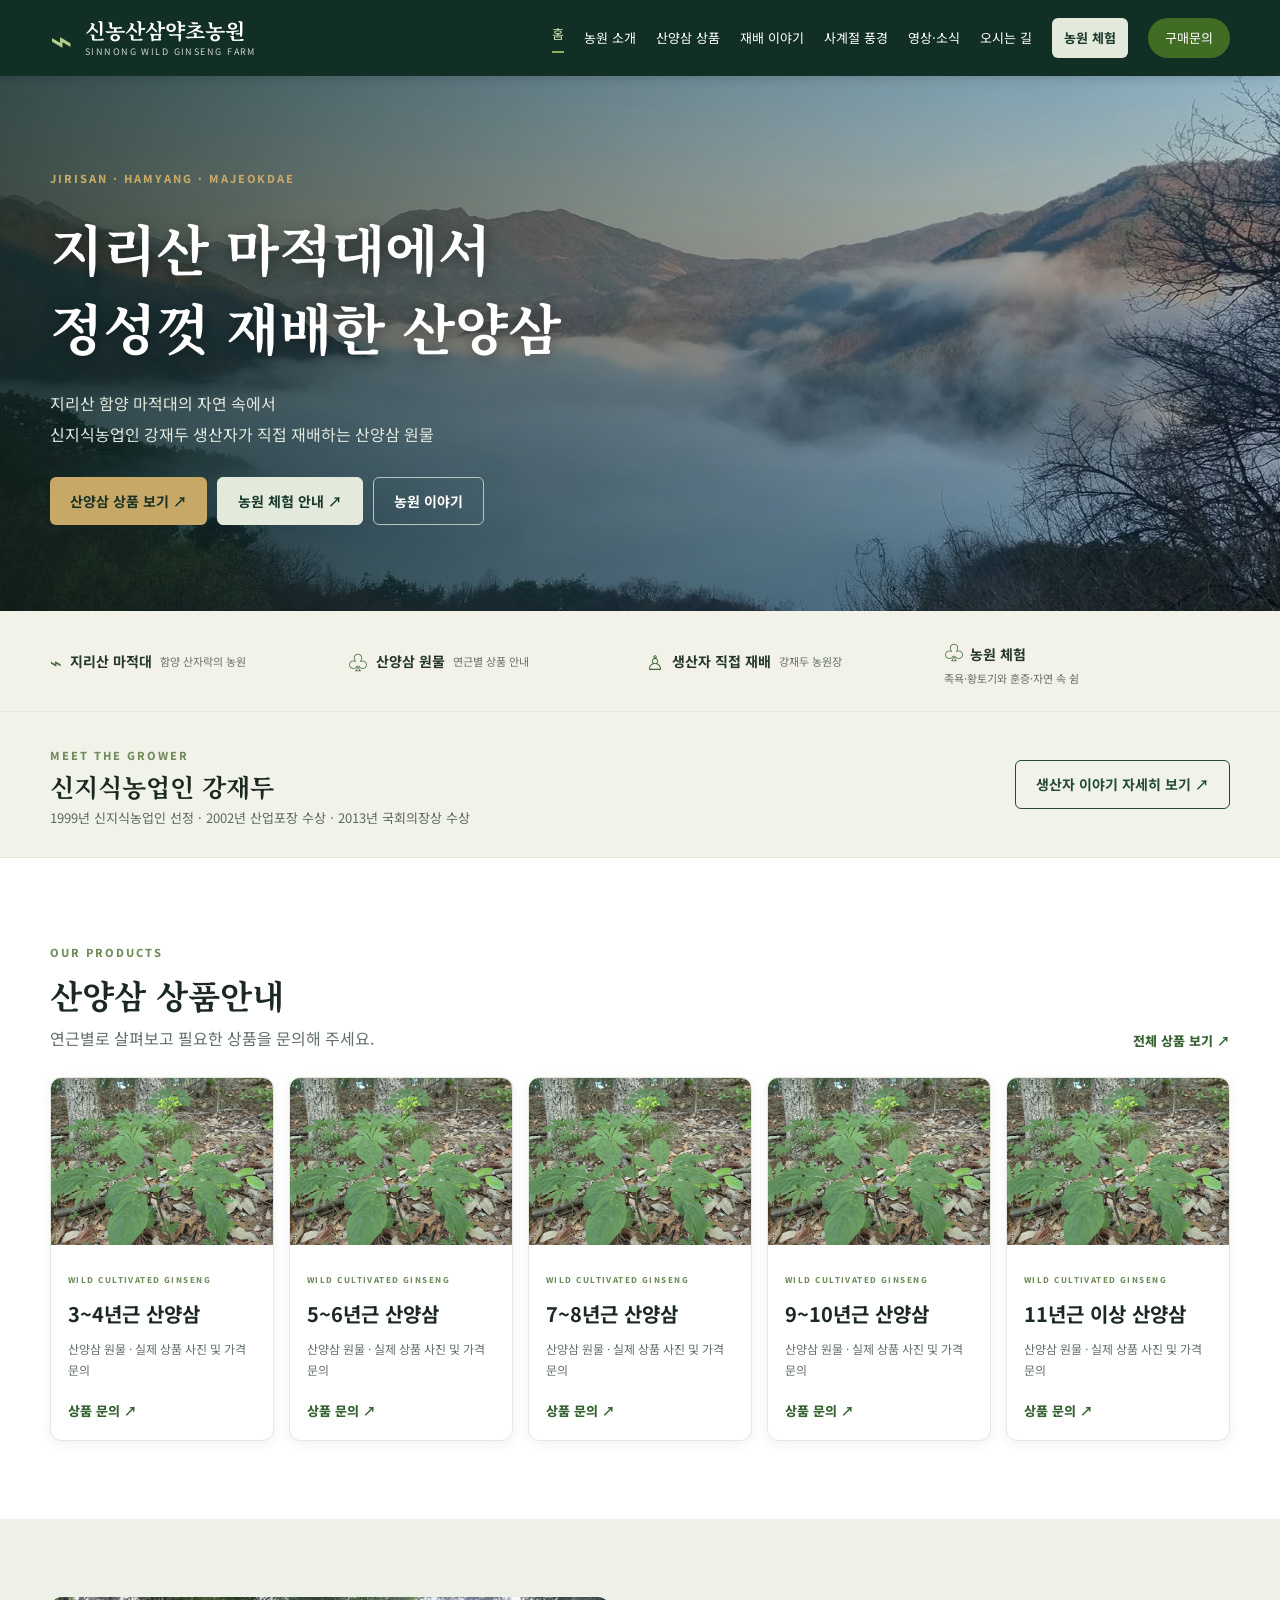
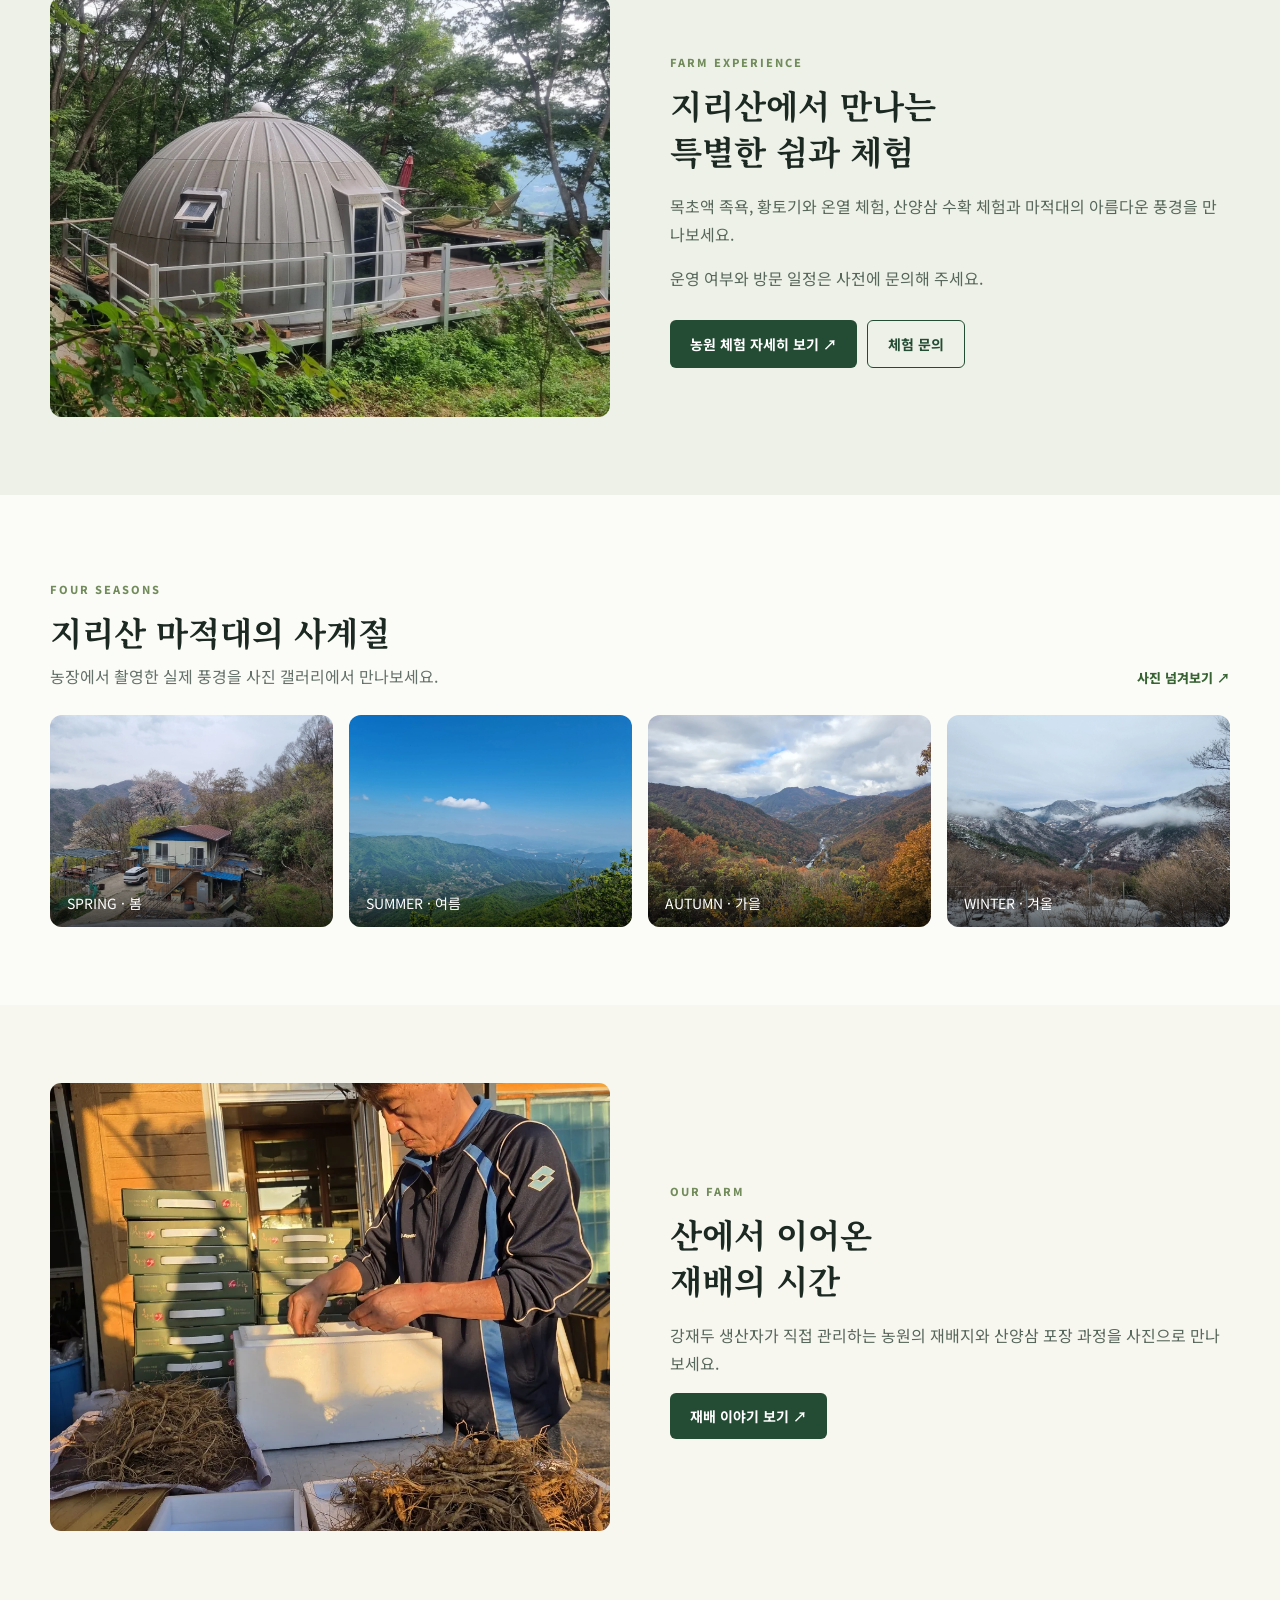
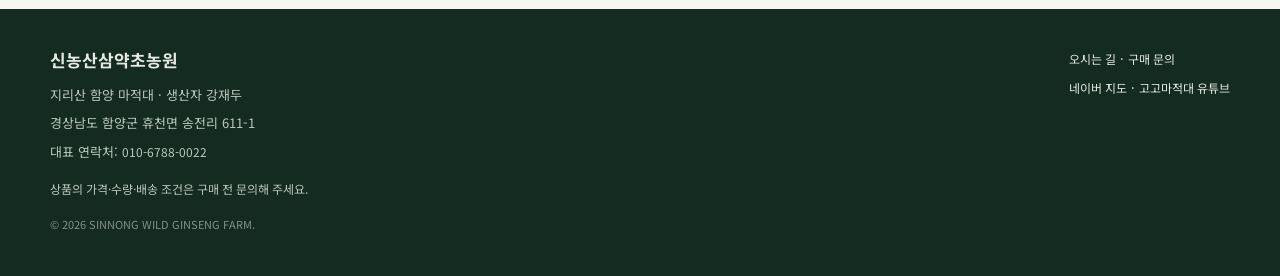
<file: index.html>
<!DOCTYPE html>

<html lang="ko"><head><meta charset="utf-8"/><meta content="width=device-width, initial-scale=1" name="viewport"/><meta content="#122f25" name="theme-color"/><meta content="경남 함양 지리산 마적대 신농산삼약초농원. 강재두 생산자의 산양삼 원물과 농원 이야기." name="description"/><title>홈 | 신농산삼약초농원</title><link href="style.css" rel="stylesheet"/><script defer="" src="config.js"></script><script defer="" src="site-layout.js"></script><script defer="" src="script.js"></script><link href="home-experience.css?v=20261124-4" rel="stylesheet"/><script defer="" src="experience-menu.js?v=20261124"></script><style>.hero.hero-landscape{background-image:linear-gradient(90deg,rgba(12,30,23,.75),rgba(12,30,23,.12)),url("assets/mountain-clouds.webp");background-size:cover;background-position:center}</style></head><body><header class="site-header"><div class="wrap header-inner"><a class="brand" href="index.html"><span class="brand-mark">⌁</span><span><strong>신농산삼약초농원</strong><small>SINNONG WILD GINSENG FARM</small></span></a><button aria-controls="site-nav" aria-expanded="false" aria-label="메뉴 열기" class="menu-toggle">☰</button><nav class="nav" id="site-nav"><a aria-current="page" href="index.html">홈</a><a href="about.html">농원 소개</a><a href="products.html">산양삼 상품</a><a href="story.html">재배 이야기</a><a href="gallery.html">사계절 풍경</a><a href="media.html">영상·소식</a><a href="location.html">오시는 길</a><a href="experience.html">농원 체험</a><a class="nav-cta" href="contact.html">구매문의</a></nav></div></header><main><section class="hero hero-landscape"><div class="wrap hero-grid hero-single"><div class="hero-copy"><span class="eyebrow gold">JIRISAN · HAMYANG · MAJEOKDAE</span><h1>지리산 마적대에서<br/>정성껏 재배한 산양삼</h1><p>지리산 함양 마적대의 자연 속에서
신지식농업인 강재두 생산자가 직접 재배하는 산양삼 원물</p><div class="hero-actions"><a class="btn primary" href="products.html">산양삼 상품 보기 ↗</a><a class="btn experience-cta" href="experience.html">농원 체험 안내 ↗</a><a class="btn outline" href="about.html">농원 이야기</a></div></div></div></section><section class="features"><div class="wrap feature-grid"><div>⌁ <strong>지리산 마적대</strong><small>함양 산자락의 농원</small></div><div>♧ <strong>산양삼 원물</strong><small>연근별 상품 안내</small></div><div>♙ <strong>생산자 직접 재배</strong><small>강재두 농원장</small></div><div><a class="farm-feature-experience" href="experience.html">♧ <strong>농원 체험</strong><small>족욕·황토기와 훈증·자연 속 쉼</small></a></div></div></section><section class="grower-strip"><div class="wrap grower-strip-inner"><div><span class="eyebrow">MEET THE GROWER</span><h2>신지식농업인 강재두</h2><p>1999년 신지식농업인 선정 · 2002년 산업포장 수상 · 2013년 국회의장상 수상</p></div><a class="btn outline-dark" href="about.html">생산자 이야기 자세히 보기 ↗</a></div></section><section class="section"><div class="wrap"><div class="section-heading"><div><span class="eyebrow">OUR PRODUCTS</span><h2>산양삼 상품안내</h2><p>연근별로 살펴보고 필요한 상품을 문의해 주세요.</p></div><a class="text-link" href="products.html">전체 상품 보기 ↗</a></div><div class="product-grid"><article class="product-card"><div class="product-photo"><img alt="농장에서 촬영한 산양삼 식물 사진 (연근별 상품 사진 아님)" loading="lazy" src="assets/ginseng_close.webp"/></div><div class="product-info"><span class="eyebrow">WILD CULTIVATED GINSENG</span><h3>3~4년근 산양삼</h3><p>산양삼 원물 · 실제 상품 사진 및 가격 문의</p><a class="text-link" data-product="3~4년근" href="contact.html?product=1">상품 문의 ↗</a></div></article><article class="product-card"><div class="product-photo"><img alt="농장에서 촬영한 산양삼 식물 사진 (연근별 상품 사진 아님)" loading="lazy" src="assets/ginseng_close.webp"/></div><div class="product-info"><span class="eyebrow">WILD CULTIVATED GINSENG</span><h3>5~6년근 산양삼</h3><p>산양삼 원물 · 실제 상품 사진 및 가격 문의</p><a class="text-link" data-product="5~6년근" href="contact.html?product=2">상품 문의 ↗</a></div></article><article class="product-card"><div class="product-photo"><img alt="농장에서 촬영한 산양삼 식물 사진 (연근별 상품 사진 아님)" loading="lazy" src="assets/ginseng_close.webp"/></div><div class="product-info"><span class="eyebrow">WILD CULTIVATED GINSENG</span><h3>7~8년근 산양삼</h3><p>산양삼 원물 · 실제 상품 사진 및 가격 문의</p><a class="text-link" data-product="7~8년근" href="contact.html?product=3">상품 문의 ↗</a></div></article><article class="product-card"><div class="product-photo"><img alt="농장에서 촬영한 산양삼 식물 사진 (연근별 상품 사진 아님)" loading="lazy" src="assets/ginseng_close.webp"/></div><div class="product-info"><span class="eyebrow">WILD CULTIVATED GINSENG</span><h3>9~10년근 산양삼</h3><p>산양삼 원물 · 실제 상품 사진 및 가격 문의</p><a class="text-link" data-product="9~10년근" href="contact.html?product=4">상품 문의 ↗</a></div></article><article class="product-card"><div class="product-photo"><img alt="농장에서 촬영한 산양삼 식물 사진 (연근별 상품 사진 아님)" loading="lazy" src="assets/ginseng_close.webp"/></div><div class="product-info"><span class="eyebrow">WILD CULTIVATED GINSENG</span><h3>11년근 이상 산양삼</h3><p>산양삼 원물 · 실제 상품 사진 및 가격 문의</p><a class="text-link" data-product="11년근 이상" href="contact.html?product=5">상품 문의 ↗</a></div></article></div></div></section><section class="section farm-experience-home"><div class="wrap split"><img alt="마적대 농원 테라스의 노을" loading="lazy" src="assets/forest-dome.webp"/><div><span class="eyebrow">FARM EXPERIENCE</span><h2>지리산에서 만나는<br/>특별한 쉼과 체험</h2><p>목초액 족욕, 황토기와 온열 체험, 산양삼 수확 체험과 마적대의 아름다운 풍경을 만나보세요.</p><p>운영 여부와 방문 일정은 사전에 문의해 주세요.</p><div class="hero-actions"><a class="btn dark" href="experience.html">농원 체험 자세히 보기 ↗</a><a class="btn outline-dark" href="experience.html#inquiry">체험 문의</a></div></div></div></section><section class="section season-teaser"><div class="wrap"><div class="section-heading"><div><span class="eyebrow">FOUR SEASONS</span><h2>지리산 마적대의 사계절</h2><p>농장에서 촬영한 실제 풍경을 사진 갤러리에서 만나보세요.</p></div><a class="text-link" href="gallery.html">사진 넘겨보기 ↗</a></div><div class="season-preview"><a href="gallery.html"><img alt="봄 마적대 풍경" loading="lazy" src="assets/farm-house-spring.webp"/><span>SPRING · 봄</span></a><a href="gallery.html"><img alt="여름 마적대 풍경" loading="lazy" src="assets/mountain-summer.webp"/><span>SUMMER · 여름</span></a><a href="gallery.html"><img alt="가을 마적대 풍경" loading="lazy" src="assets/autumn.webp"/><span>AUTUMN · 가을</span></a><a href="gallery.html"><img alt="겨울 마적대 풍경" loading="lazy" src="assets/mountain-winter.webp"/><span>WINTER · 겨울</span></a></div></div></section><section class="section muted"><div class="wrap split"><img alt="강재두 생산자가 산양삼을 포장하는 실제 농장 사진" loading="lazy" src="assets/farmer_packing.webp"/><div><span class="eyebrow">OUR FARM</span><h2>산에서 이어온<br/>재배의 시간</h2><p>강재두 생산자가 직접 관리하는 농원의 재배지와 산양삼 포장 과정을 사진으로 만나보세요.</p><a class="btn dark" href="story.html">재배 이야기 보기 ↗</a></div></div></section></main><footer><div class="wrap footer-inner"><div><strong>신농산삼약초농원</strong><p>지리산 함양 마적대 · 생산자 강재두</p><small>상품의 가격·수량·배송 조건은 구매 전 문의해 주세요.</small></div><div><a data-track="naver_map" href="https://map.naver.com/p/entry/place/1107217183" rel="noopener" target="_blank">네이버 지도</a> · <a data-track="youtube" href="https://www.youtube.com/@고고마적대" rel="noopener" target="_blank">고고마적대 유튜브</a></div></div></footer><div class="cookie-banner" hidden="" id="cookie-banner"><p>방문 통계 분석을 위해 선택적 분석 쿠키를 사용합니다. 동의하지 않아도 사이트를 이용할 수 있습니다.</p><div><button id="cookie-reject">거부</button><button id="cookie-accept">동의</button></div></div></body></html>
</file>
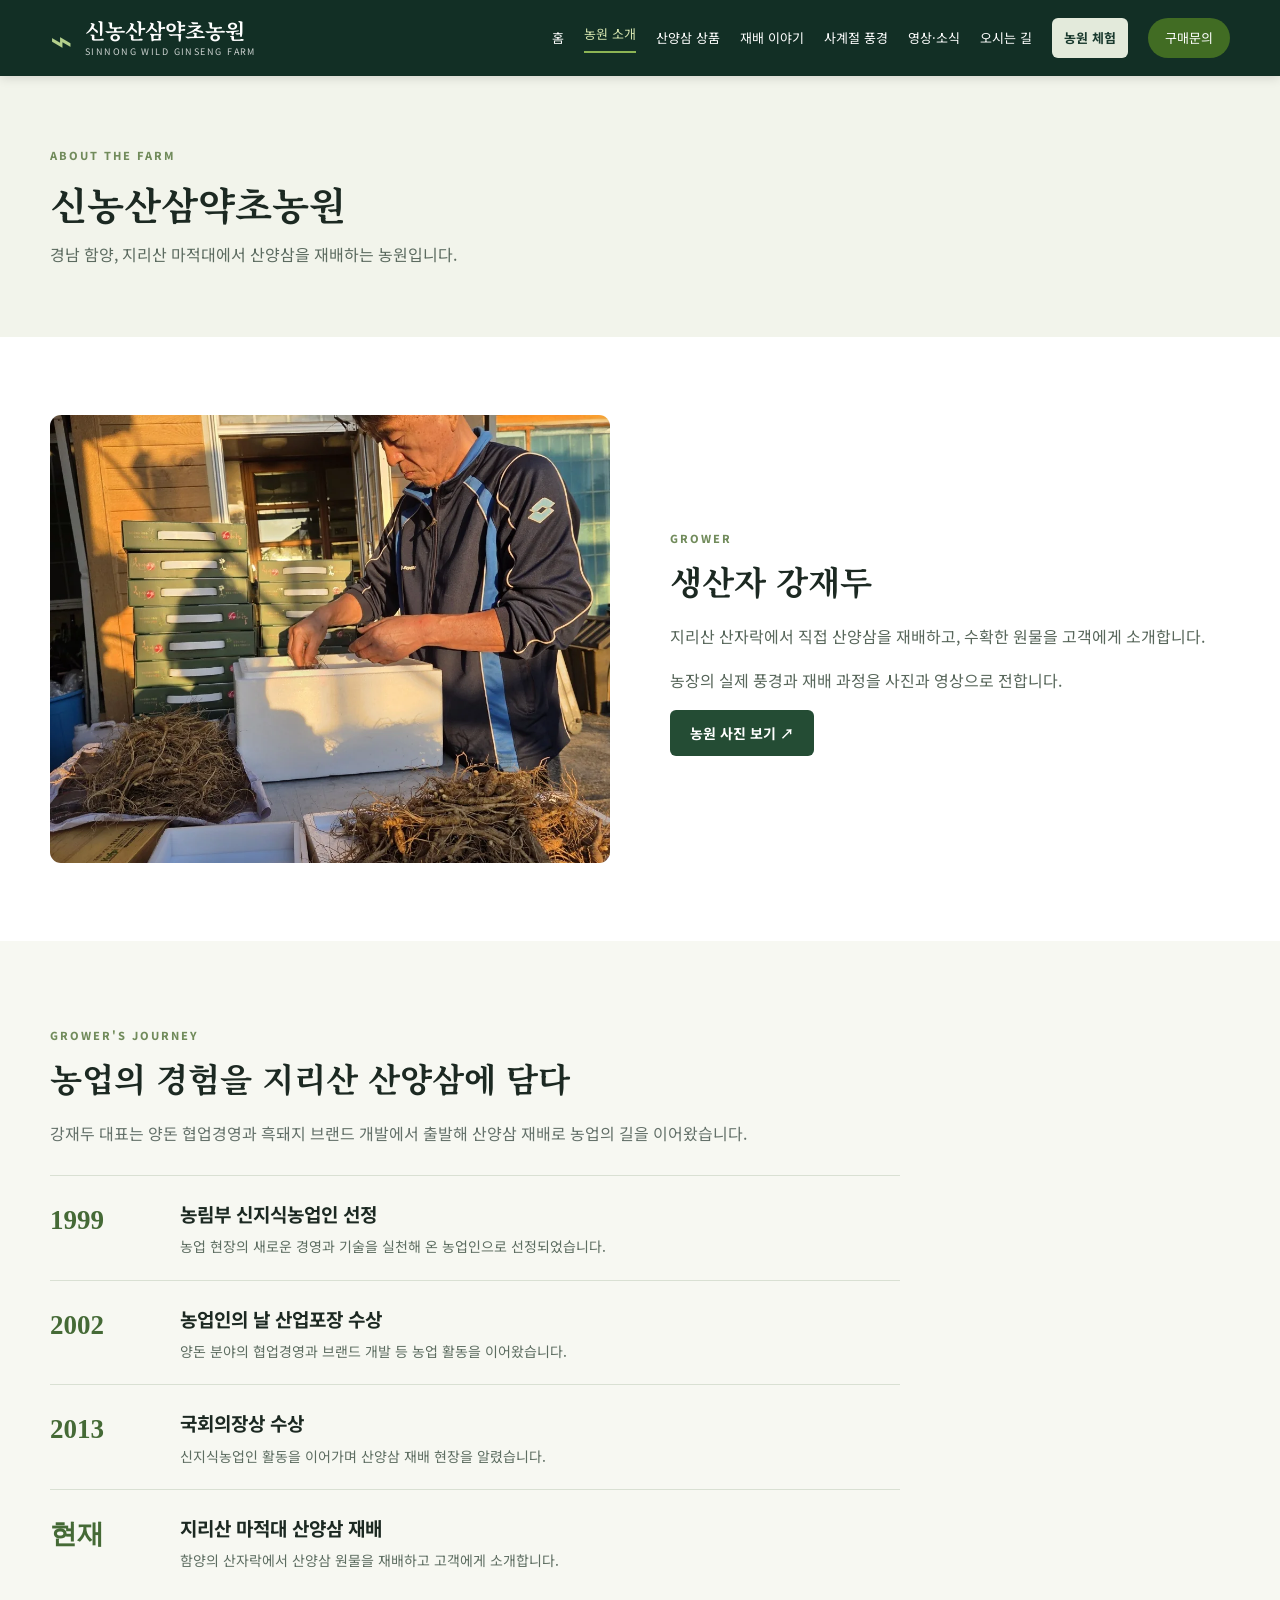
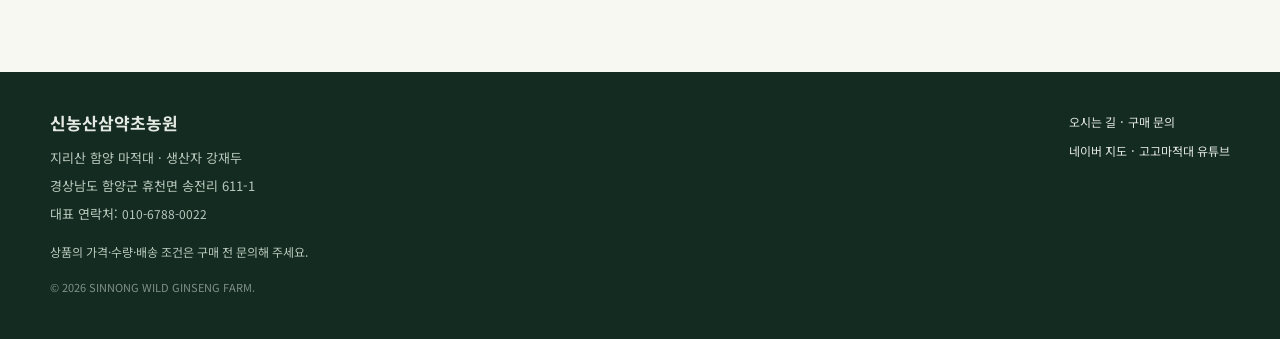
<file: about.html>
<!DOCTYPE html>
<html lang="ko"><head><meta charset="utf-8"/><meta content="width=device-width, initial-scale=1" name="viewport"/><meta content="#122f25" name="theme-color"/><meta content="경남 함양 지리산 마적대 신농산삼약초농원. 강재두 생산자의 산양삼 원물과 농원 이야기." name="description"/><title>농원소개 | 신농산삼약초농원</title><link href="style.css" rel="stylesheet"/><script defer src="config.js"></script><script defer src="script.js"></script></head><body><header class="site-header"><div class="wrap header-inner"><a class="brand" href="index.html"><span class="brand-mark">⌁</span><span><strong>신농산삼약초농원</strong><small>SINNONG WILD GINSENG FARM</small></span></a><button aria-controls="site-nav" aria-expanded="false" aria-label="메뉴 열기" class="menu-toggle">☰</button><nav class="nav" id="site-nav"><a href="index.html">홈</a><a aria-current="page" href="about.html">농원 소개</a><a href="products.html">산양삼 상품</a><a href="story.html">재배 이야기</a><a href="gallery.html">사계절 풍경</a><a href="media.html">영상·소식</a><a href="contact.html">오시는 길</a><a class="nav-cta" href="contact.html">구매문의</a></nav></div></header><main><section class="page-head"><div class="wrap"><span class="eyebrow">ABOUT THE FARM</span><h1>신농산삼약초농원</h1><p>경남 함양, 지리산 마적대에서 산양삼을 재배하는 농원입니다.</p></div></section><section class="section"><div class="wrap split"><img alt="산양삼을 포장 중인 강재두 생산자" src="assets/farmer_packing.webp"/><div><span class="eyebrow">GROWER</span><h2>생산자 강재두</h2><p>지리산 산자락에서 직접 산양삼을 재배하고, 수확한 원물을 고객에게 소개합니다.</p><p>농장의 실제 풍경과 재배 과정을 사진과 영상으로 전합니다.</p><a class="btn dark" href="gallery.html">농원 사진 보기 ↗</a></div></div></section><section class="section history-section"><div class="wrap"><span class="eyebrow">GROWER'S JOURNEY</span><h2>농업의 경험을 지리산 산양삼에 담다</h2><p class="history-intro">강재두 대표는 양돈 협업경영과 흑돼지 브랜드 개발에서 출발해 산양삼 재배로 농업의 길을 이어왔습니다.</p><div class="history-list"><article><strong>1999</strong><div><h3>농림부 신지식농업인 선정</h3><p>농업 현장의 새로운 경영과 기술을 실천해 온 농업인으로 선정되었습니다.</p></div></article><article><strong>2002</strong><div><h3>농업인의 날 산업포장 수상</h3><p>양돈 분야의 협업경영과 브랜드 개발 등 농업 활동을 이어왔습니다.</p></div></article><article><strong>2013</strong><div><h3>국회의장상 수상</h3><p>신지식농업인 활동을 이어가며 산양삼 재배 현장을 알렸습니다.</p></div></article><article><strong>현재</strong><div><h3>지리산 마적대 산양삼 재배</h3><p>함양의 산자락에서 산양삼 원물을 재배하고 고객에게 소개합니다.</p></div></article></div></div></section></main><footer><div class="wrap footer-inner"><div><strong>신농산삼약초농원</strong><p>지리산 함양 마적대 · 생산자 강재두</p><small>상품의 가격·수량·배송 조건은 구매 전 문의해 주세요.</small></div><div><a data-track="naver_map" href="https://map.naver.com/p/entry/place/1107217183" rel="noopener" target="_blank">네이버 지도</a> · <a data-track="youtube" href="https://www.youtube.com/@고고마적대" rel="noopener" target="_blank">고고마적대 유튜브</a></div></div></footer><div class="cookie-banner" hidden id="cookie-banner"><p>방문 통계 분석을 위해 선택적 분석 쿠키를 사용합니다. 동의하지 않아도 사이트를 이용할 수 있습니다.</p><div><button id="cookie-reject">거부</button><button id="cookie-accept">동의</button></div></div></body></html>
</file>
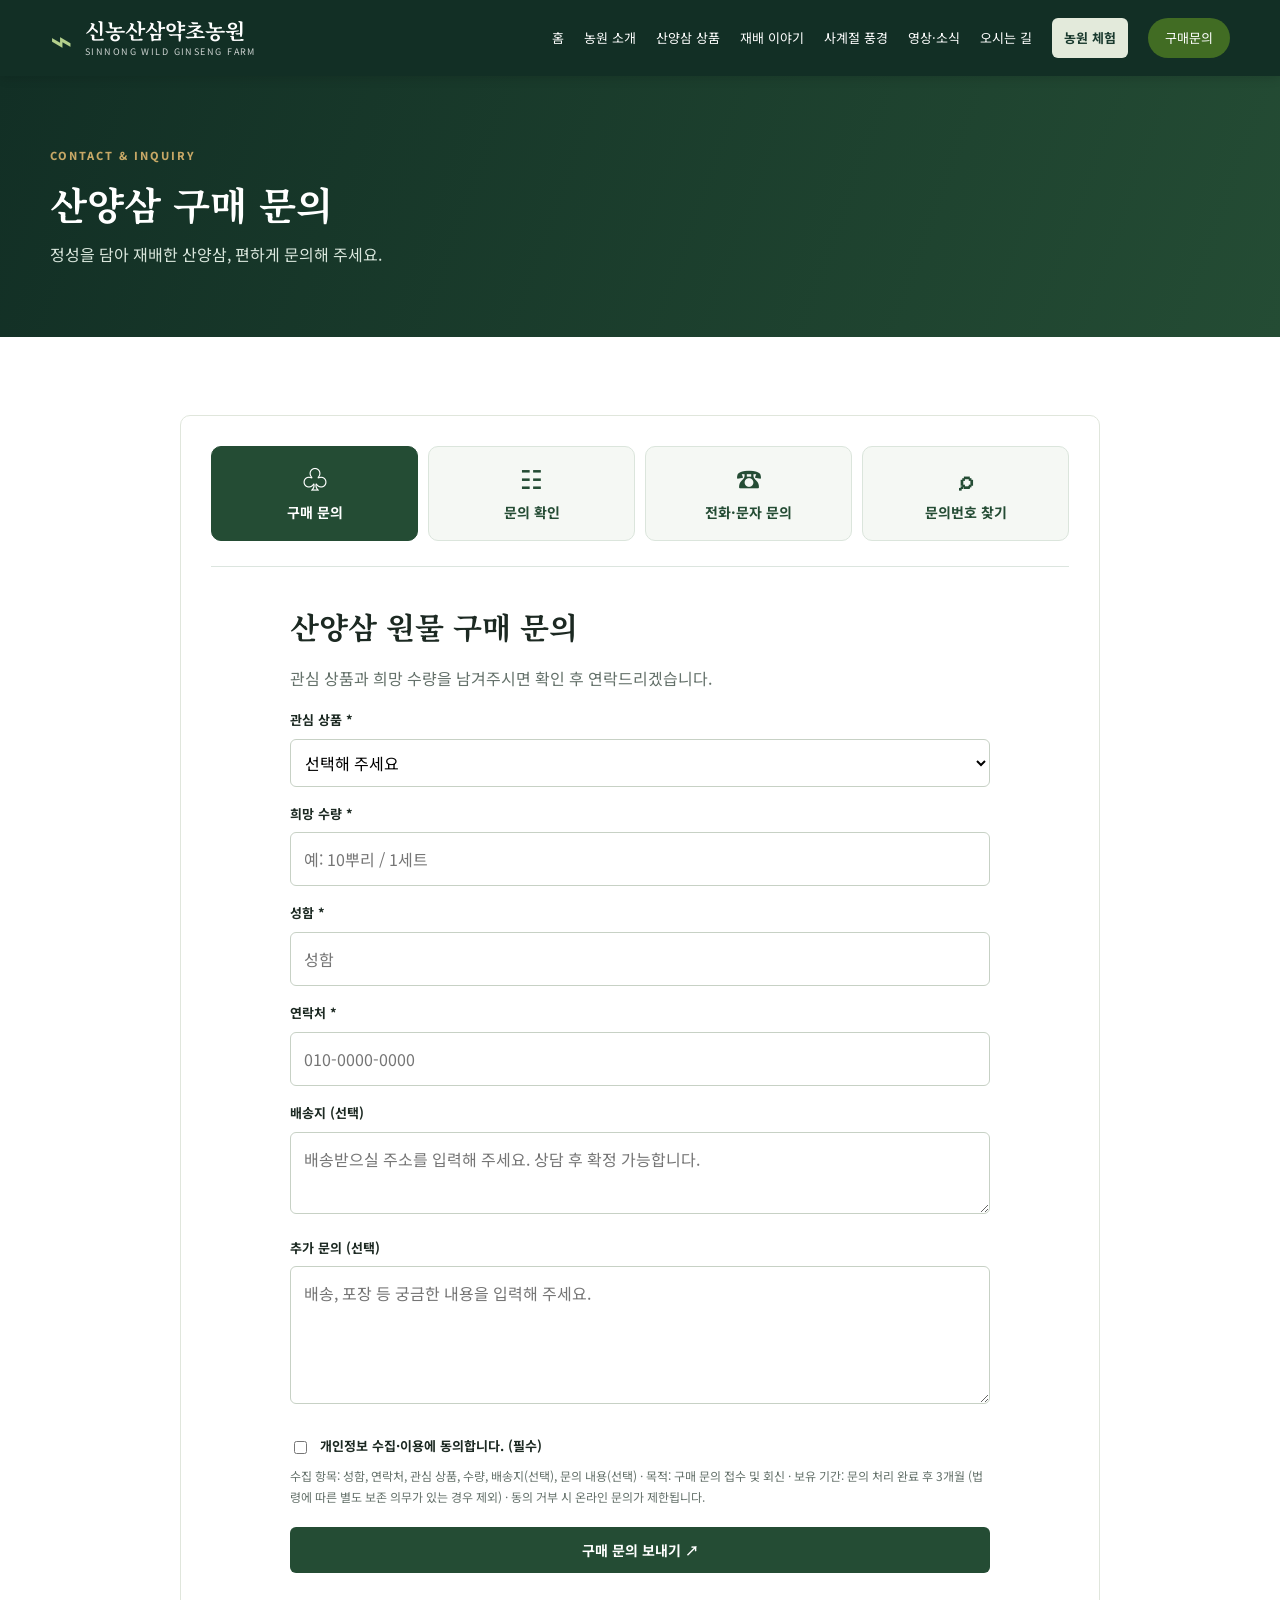
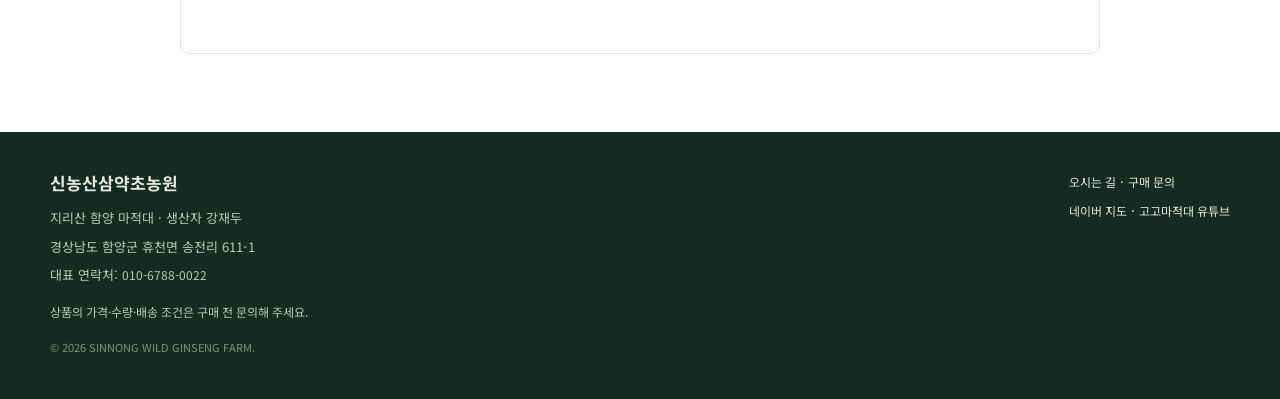
<file: contact.html>
<!DOCTYPE html>
<html lang="ko">
<head>
  <meta charset="utf-8">
  <meta name="viewport" content="width=device-width, initial-scale=1">
  <meta name="theme-color" content="#122f25">
  <meta name="description" content="경남 함양 지리산 마적대 신농산삼약초농원. 산양삼 구매 문의 및 접수 상태 확인.">

  <title>구매문의 | 신농산삼약초농원</title>

  
<link rel="stylesheet" href="style.css">
<link rel="stylesheet" href="contact-fixes.css?v=20261124">
<link rel="stylesheet" href="site-layout.css?v=20261124-2" id="site-layout-css">

<script defer src="config.js"></script>
<script defer src="site-layout.js?v=20261124-2" id="sinnong-site-layout"></script>
<script defer src="script.js?v=20261124-2"></script>

</head>

<body>

  <!-- HEADER -->
  <header class="site-header">
    <div class="wrap header-inner">

      <a class="brand" href="index.html">
        <span class="brand-mark">⌁</span>
        <span>
          <strong>신농산삼약초농원</strong>
          <small>SINNONG WILD GINSENG FARM</small>
        </span>
      </a>

      <button
        class="menu-toggle"
        type="button"
        aria-controls="site-nav"
        aria-expanded="false"
        aria-label="메뉴 열기"
      >☰</button>

      <nav class="nav" id="site-nav">
        <a href="index.html">홈</a>
        <a href="about.html">농원 소개</a>
        <a href="products.html">산양삼 상품</a>
        <a href="story.html">재배 이야기</a>
        <a href="gallery.html">사계절 풍경</a>
        <a href="media.html">영상·소식</a>
        <a href="contact.html">오시는 길</a>
        <a href="contact.html" class="nav-cta" aria-current="page">
          구매문의
        </a>
      </nav>

    </div>
  </header>

  <main>

    <!-- PAGE HEADER -->
    <section class="page-head">
      <div class="wrap">
        <span class="eyebrow">CONTACT</span>

        <h1>구매 문의 · 오시는 길</h1>

        <p>
          산양삼 구매 문의를 남기고
          접수 상태를 직접 확인하실 수 있습니다.
        </p>
      </div>
    </section>

    <!-- MAIN CONTACT -->
    <section class="section">
      <div class="wrap contact-grid">

        <!-- 구매 문의 -->
        <div class="contact-panel">

          <h2>산양삼 원물 구매 문의</h2>

          <p>
            관심 상품과 희망 수량을 남겨주시면
            확인 후 연락드리겠습니다.
          </p>

          <form
            id="inquiry-form"
            method="POST"
            target="inquiry-response-frame"
            novalidate
          >

            <label for="product-choice">
              관심 상품 *
            </label>

            <select
              id="product-choice"
              name="product"
              required
            >
              <option value="">선택해 주세요</option>
              <option value="3~4년근">3~4년근</option>
              <option value="5~6년근">5~6년근</option>
              <option value="7~8년근">7~8년근</option>
              <option value="9~10년근">9~10년근</option>
              <option value="11년근 이상">11년근 이상</option>
            </select>

            <label for="inquiry-quantity">
              희망 수량 *
            </label>

            <input
              id="inquiry-quantity"
              name="quantity"
              type="text"
              maxlength="50"
              placeholder="예: 10뿌리 / 1세트"
              required
            >

            <label for="inquiry-name">
              성함 *
            </label>

            <input
              id="inquiry-name"
              name="customerName"
              type="text"
              autocomplete="name"
              maxlength="50"
              placeholder="성함"
              required
            >

            <label for="inquiry-phone">
              연락처 *
            </label>

            <input
              id="inquiry-phone"
              name="customerPhone"
              type="tel"
              inputmode="tel"
              autocomplete="tel"
              maxlength="25"
              placeholder="010-0000-0000"
              required
            >

            <label for="inquiry-address">
              배송지 (선택)
            </label>

            <textarea
              id="inquiry-address"
              name="deliveryAddress"
              maxlength="300"
              rows="2"
              autocomplete="street-address"
              placeholder="배송받으실 주소를 입력해 주세요. 상담 후 확정 가능합니다."
            ></textarea>

            <label for="inquiry-message">
              추가 문의 (선택)
            </label>

            <textarea
              id="inquiry-message"
              name="message"
              maxlength="1000"
              rows="4"
              placeholder="배송, 포장 등 궁금한 내용을 입력해 주세요."
            ></textarea>

            <!-- 서버 연동 -->
            <input
              type="hidden"
              id="inquiry-origin"
              name="pageOrigin"
              value=""
            >

            <input
              type="hidden"
              id="inquiry-request-id"
              name="requestId"
              value=""
            >

            <!-- 개인정보 동의 -->
            <label class="consent-label">
              <input
                id="inquiry-consent"
                type="checkbox"
                required
              >
              <span>
                개인정보 수집·이용에 동의합니다. (필수)
              </span>
            </label>

            <p class="privacy-note">
              수집 항목: 성함, 연락처, 관심 상품, 수량,
              배송지(선택), 문의 내용(선택) ·
              목적: 구매 문의 접수 및 회신 ·
              보유 기간: 문의 처리 완료 후 3개월
              (법령에 따른 별도 보존 의무가 있는 경우 제외) ·
              동의 거부 시 온라인 문의가 제한됩니다.
            </p>

            <button
              class="btn dark inquiry-submit"
              id="inquiry-submit"
              type="submit"
            >
              구매 문의 보내기 ↗
            </button>

            <p
              id="inquiry-status"
              class="inquiry-status"
              role="status"
              aria-live="polite"
            ></p>

          </form>

          <!-- 구매 문의 접수 완료 -->
          <div
            id="inquiry-receipt"
            class="inquiry-receipt"
            hidden
          >

            <div class="receipt-icon">✓</div>

            <h3>구매 문의 접수 완료</h3>

            <p>
              문의가 정상적으로 접수되었습니다.
              아래 문의번호를 보관해 주세요.
            </p>

            <div class="receipt-number-box">

              <span>나의 문의번호</span>

              <strong id="receipt-number"></strong>

              <button
                type="button"
                id="copy-receipt"
                class="btn outline-dark"
              >
                문의번호 복사
              </button>

            </div>

            <p class="receipt-note">
              아래 '내 구매 문의 확인'에서
              문의번호와 연락처로 처리 상태를
              조회할 수 있습니다.
            </p>

            <a
              href="#lookup-section"
              class="btn dark"
            >
              내 문의 상태 확인 ↓
            </a>

          </div>

          <!-- Google Apps Script 응답 프레임 -->
          <iframe
            class="hidden-frame"
            id="inquiry-response-frame"
            name="inquiry-response-frame"
            title="문의 접수 응답"
            hidden
          ></iframe>

          <div class="contact-divider"></div>

          <!-- ===================================
               내 구매 문의 상태 조회
          ==================================== -->
          <section
            id="lookup-section"
            class="inquiry-lookup"
            aria-labelledby="lookup-heading"
          >

            <span class="lookup-eyebrow">
              INQUIRY STATUS
            </span>

            <h2 id="lookup-heading">
              내 구매 문의 확인
            </h2>

            <p>
              문의 접수 시 발급받은 문의번호와
              연락처를 입력하면 현재 처리 상태를
              확인할 수 있습니다.
            </p>

            <form id="lookup-form" novalidate>

              <label for="lookup-ticket">
                문의번호
              </label>

              <input
                id="lookup-ticket"
                type="text"
                maxlength="40"
                placeholder="SN-으로 시작하는 문의번호"
                autocomplete="off"
                required
              >

              <label for="lookup-phone">
                문의 시 입력한 연락처
              </label>

              <input
                id="lookup-phone"
                type="tel"
                inputmode="tel"
                maxlength="25"
                placeholder="010-0000-0000"
                required
              >

              <button
                class="btn dark"
                id="lookup-submit"
                type="submit"
              >
                문의 상태 조회
              </button>

            </form>

            <p
              id="lookup-message"
              class="lookup-message"
              role="status"
              aria-live="polite"
            ></p>

            <!-- 상태 조회 결과 -->
            <div
              id="lookup-result"
              class="lookup-result"
              hidden
            >

              <div class="lookup-result-header">
                <span>현재 문의 상태</span>
                <strong id="lookup-status"></strong>
              </div>

              <div class="lookup-result-row">
                <span>문의번호</span>
                <strong id="lookup-number"></strong>
              </div>

              <div class="lookup-result-row">
                <span>접수일시</span>
                <strong id="lookup-date"></strong>
              </div>

              <p class="lookup-help">
                처리 상태는 농원에서 확인 후
                순차적으로 변경합니다.
              </p>

            </div>

            <!-- 문의번호 찾기 바로가기 -->
            <p class="finder-shortcut">
              문의번호를 잊으셨나요?
              <a href="#ticket-finder">
                문의번호 찾기 ↓
              </a>
            </p>

            <p class="lookup-privacy">
              개인정보 보호를 위해 조회 화면에는
              상세 문의 내용과 배송지를 표시하지 않습니다.
            </p>

          </section>

          <div class="contact-divider"></div>

          <!-- ===================================
               고객명 + 연락처로 문의번호 찾기
          ==================================== -->
          <section
            id="ticket-finder"
            class="ticket-finder"
            aria-labelledby="finder-heading"
          >

            <span class="lookup-eyebrow">
              FIND INQUIRY NUMBER
            </span>

            <h2 id="finder-heading">
              문의번호 찾기
            </h2>

            <p>
              문의번호를 잊으셨다면 문의 시 입력한
              성함과 연락처로 최근 구매 문의번호를
              확인하실 수 있습니다.
            </p>

            <form id="find-ticket-form" novalidate>

              <label for="find-customer-name">
                고객명
              </label>

              <input
                id="find-customer-name"
                type="text"
                maxlength="50"
                autocomplete="name"
                placeholder="문의 시 입력한 성함"
                required
              >

              <label for="find-customer-phone">
                문의 시 입력한 연락처
              </label>

              <input
                id="find-customer-phone"
                type="tel"
                inputmode="tel"
                maxlength="25"
                autocomplete="tel"
                placeholder="010-0000-0000"
                required
              >

              <button
                type="submit"
                id="find-ticket-submit"
                class="btn dark"
              >
                문의번호 찾기
              </button>

            </form>

            <p
              id="find-ticket-message"
              class="lookup-message"
              role="status"
              aria-live="polite"
            ></p>

            <!-- 문의번호 검색 결과 -->
            <div
              id="find-ticket-results"
              class="ticket-results"
              hidden
            >

              <h4>조회된 문의 내역</h4>

              <p class="lookup-help">
                최근 문의 내역을 최대 5건까지
                확인하실 수 있습니다.
              </p>

              <div id="find-ticket-list"></div>

            </div>

            <p class="lookup-privacy">
              성함과 연락처가 모두 일치하는
              문의 내역만 표시됩니다.
              본인의 문의 정보만 조회해 주세요.
            </p>

          </section>

          <div class="contact-divider"></div>

          <!-- 전화 문의 -->
          <h3>전화·문자 문의</h3>

          <p>
            직접 문의를 원하시면
            아래 연락처를 이용해 주세요.
          </p>

          <div class="farm-contacts">

            <div>
              <strong>강재두 대표</strong>
              <span>010-6788-0022</span>

              <div>
                <a
                  class="btn dark"
                  href="tel:01067880022"
                >
                  전화하기
                </a>

                <a
                  class="btn outline-dark"
                  href="sms:01067880022"
                >
                  문자하기
                </a>
              </div>
            </div>

            <div>
              <strong>민영미</strong>
              <span>010-6740-7077</span>

              <div>
                <a
                  class="btn dark"
                  href="tel:01067407077"
                >
                  전화하기
                </a>

                <a
                  class="btn outline-dark"
                  href="sms:01067407077"
                >
                  문자하기
                </a>
              </div>
            </div>

          </div>

          <p class="note">
            가격·재고·배송 가능 여부는
            구매 전 확인해 주세요.
            문의 제출은 주문 확정을 의미하지 않습니다.
          </p>

        </div>

        <!-- 농원 위치 -->
        <div class="contact-panel">

          <h2>농원 위치</h2>

          <p>
            경상남도 함양군 지리산 마적대 일대
          </p>

          <p>
            방문 전에는 농원에 연락해
            방문 가능 여부와 정확한 위치를
            확인해 주세요.
          </p>

          <a
            class="btn dark"
            data-track="naver_map"
            href="https://map.naver.com/p/entry/place/1107217183"
            target="_blank"
            rel="noopener"
          >
            네이버 지도에서 보기 ↗
          </a>

        </div>

      </div>
    </section>

  </main>

  <!-- FOOTER -->
  <footer>
    <div class="wrap footer-inner">

      <div>
        <strong>신농산삼약초농원</strong>

        <p>
          지리산 함양 마적대 · 생산자 강재두
        </p>

        <small>
          상품의 가격·수량·배송 조건은
          구매 전 문의해 주세요.
        </small>
      </div>

      <div>

        <a
          data-track="naver_map"
          href="https://map.naver.com/p/entry/place/1107217183"
          target="_blank"
          rel="noopener"
        >
          네이버 지도
        </a>

        ·

        <a
          data-track="youtube"
          href="https://www.youtube.com/@고고마적대"
          target="_blank"
          rel="noopener"
        >
          고고마적대 유튜브
        </a>

      </div>

    </div>
  </footer>

  <!-- 분석 쿠키 동의 -->
  <div
    class="cookie-banner"
    id="cookie-banner"
    hidden
  >

    <p>
      방문 통계 분석을 위해 선택적 분석 쿠키를
      사용합니다. 동의하지 않아도 사이트를
      이용할 수 있습니다.
    </p>

    <div>

      <button
        id="cookie-reject"
        type="button"
      >
        거부
      </button>

      <button
        id="cookie-accept"
        type="button"
      >
        동의
      </button>

    </div>

  </div>

</body>
</html>
</file>
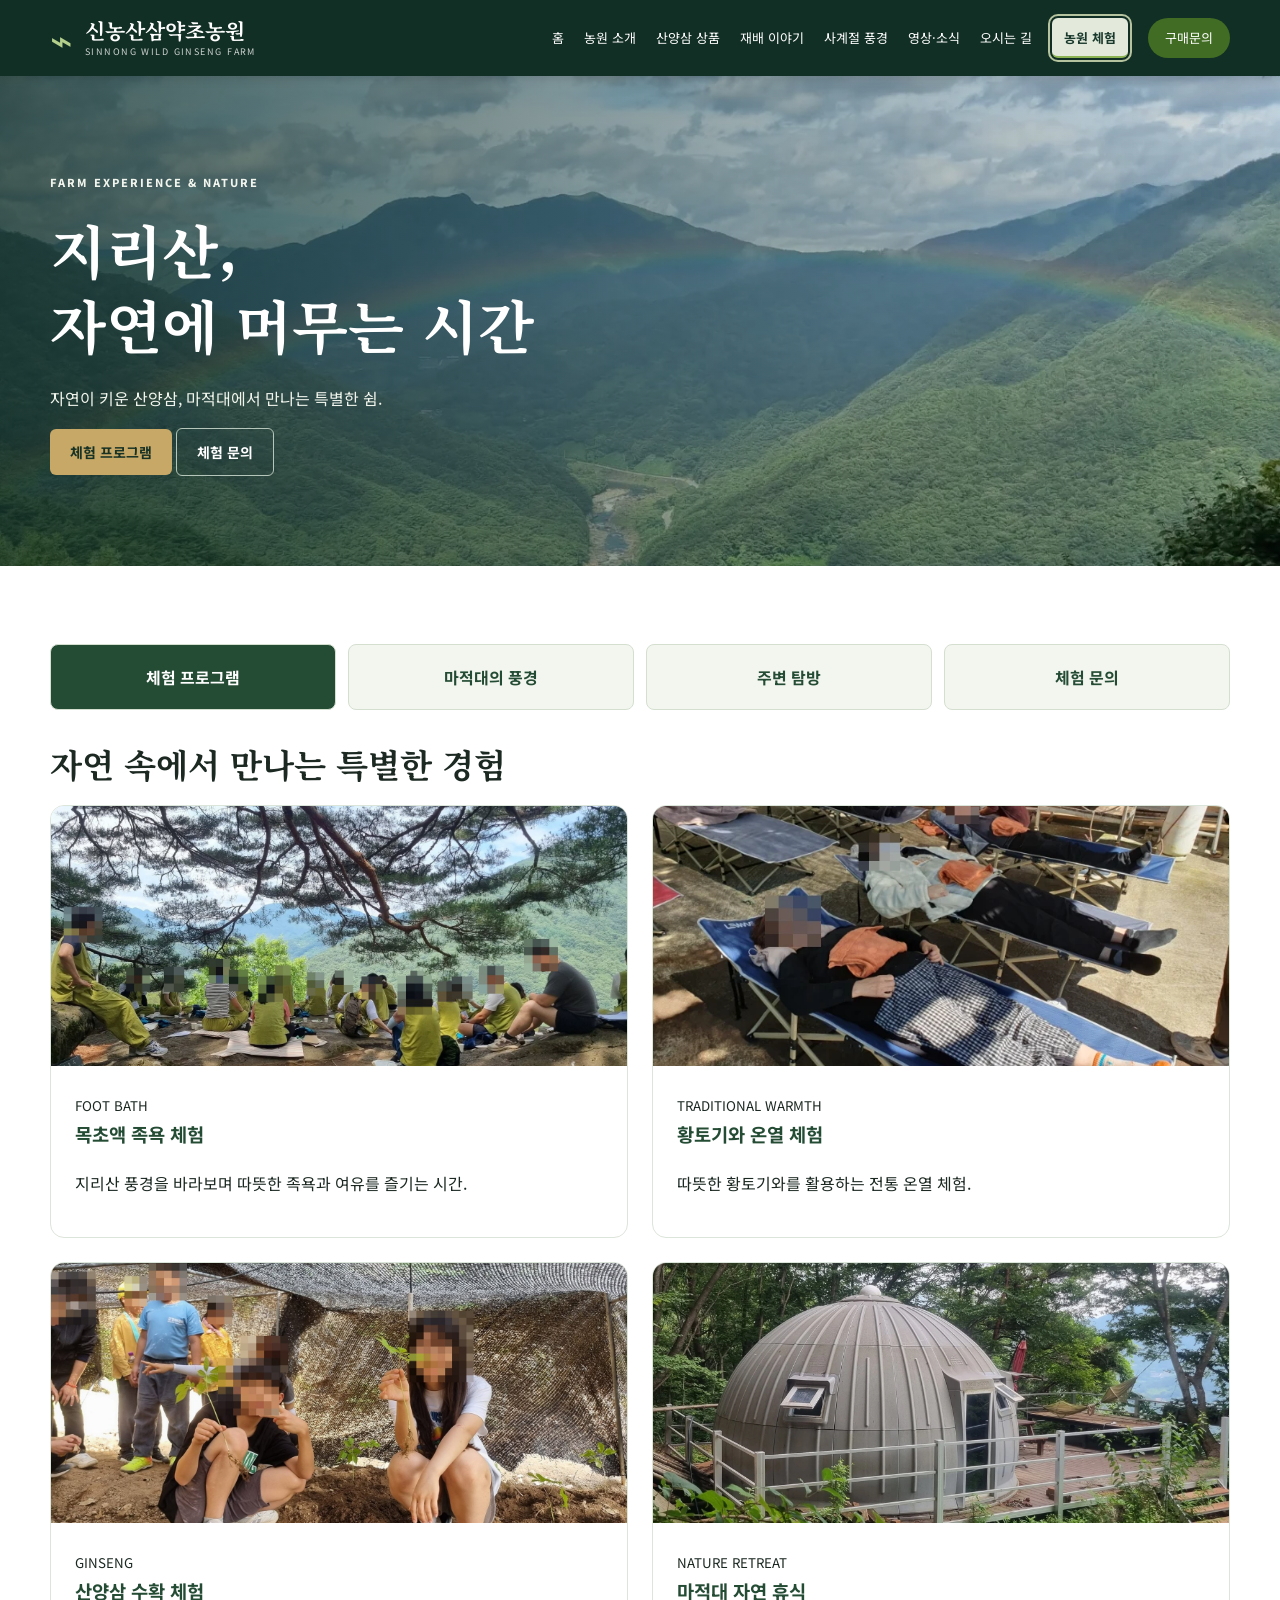
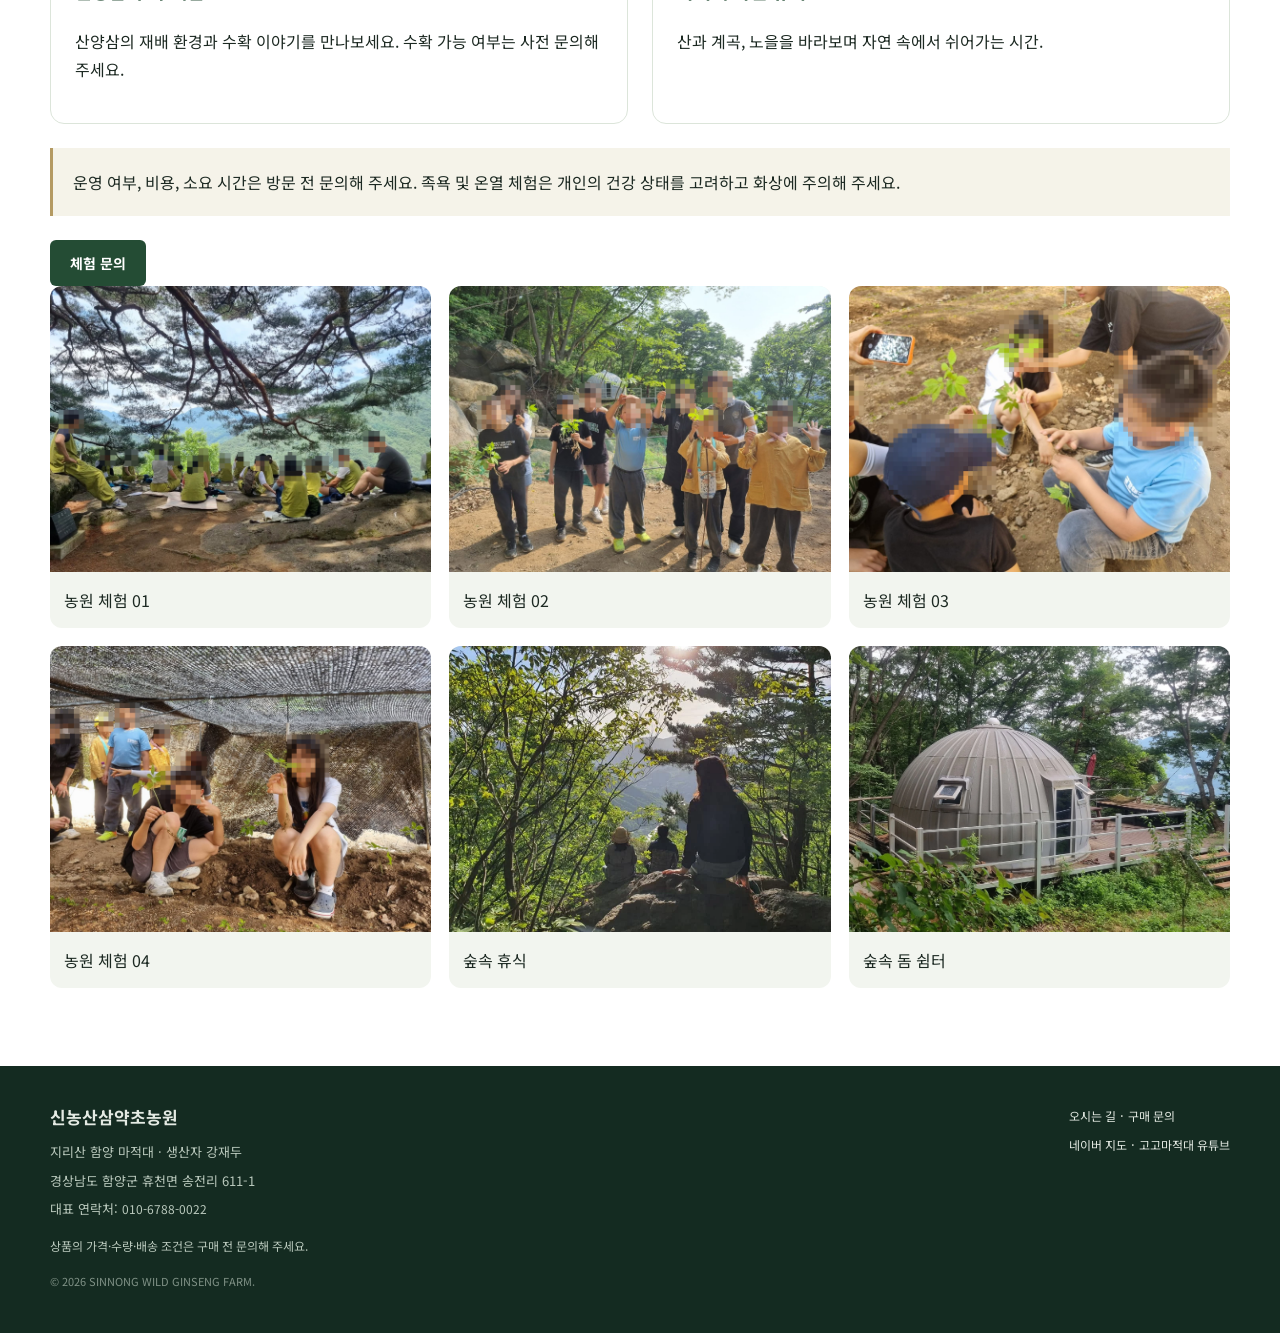
<file: experience.html>
<!DOCTYPE html>

<html lang="ko"><head><meta charset="utf-8"/><meta content="width=device-width,initial-scale=1" name="viewport"/><meta content="지리산 함양 마적대 농원 체험과 실제 풍경" name="description"/><title>농원 체험 | 신농산삼약초농원</title><link href="style.css" rel="stylesheet"/><link href="site-layout.css" rel="stylesheet"/><link href="experience.css" rel="stylesheet"/><script defer="" src="config.js"></script><script defer="" src="site-layout.js"></script><script defer="" src="script.js"></script><script defer="" src="experience.js"></script><link href="home-experience.css?v=20261124-4" rel="stylesheet"/></head><body><header class="site-header"><div class="wrap header-inner"><a class="brand" href="index.html"><span class="brand-mark">⌁</span><span><strong>신농산삼약초농원</strong><small>SINNONG WILD GINSENG FARM</small></span></a><button aria-controls="site-nav" aria-expanded="false" aria-label="메뉴 열기" class="menu-toggle">☰</button><nav class="nav" id="site-nav"><a href="index.html">홈</a><a href="about.html">농원 소개</a><a href="products.html">산양삼 상품</a><a href="story.html">재배 이야기</a><a href="gallery.html">사계절 풍경</a><a href="media.html">영상·소식</a><a href="location.html">오시는 길</a><a aria-current="page" href="experience.html">농원 체험</a><a class="nav-cta" href="contact.html">구매문의</a></nav></div></header><main><section class="exp-hero"><div class="wrap"><span class="eyebrow">FARM EXPERIENCE &amp; NATURE</span><h1>지리산,<br/>자연에 머무는 시간</h1><p>자연이 키운 산양삼, 마적대에서 만나는 특별한 쉼.</p><a class="btn primary" href="#program">체험 프로그램</a> <a class="btn outline" href="#inquiry">체험 문의</a></div></section><section class="section" id="experience-content"><div class="wrap"><nav aria-label="체험 메뉴" class="exp-tabs"><button data-exp-tab="program" type="button">체험 프로그램</button><button data-exp-tab="scenery" type="button">마적대의 풍경</button><button data-exp-tab="trekking" type="button">주변 탐방</button><button data-exp-tab="inquiry" type="button">체험 문의</button></nav><section data-exp-panel="program"><h2>자연 속에서 만나는 특별한 경험</h2><div class="exp-grid"><article class="exp-card"><img alt="농원 체험 현장" src="assets/experience/experience-01.jpg"/><div><small>FOOT BATH</small><h3>목초액 족욕 체험</h3><p>지리산 풍경을 바라보며 따뜻한 족욕과 여유를 즐기는 시간.</p></div></article><article class="exp-card"><img alt="황토기와 온열 체험" src="assets/experience/thermal-therapy.webp"/><div><small>TRADITIONAL WARMTH</small><h3>황토기와 온열 체험</h3><p>따뜻한 황토기와를 활용하는 전통 온열 체험.</p></div></article><article class="exp-card"><img alt="산양삼 수확 체험" src="assets/experience/experience-04.jpg"/><div><small>GINSENG</small><h3>산양삼 수확 체험</h3><p>산양삼의 재배 환경과 수확 이야기를 만나보세요. 수확 가능 여부는 사전 문의해 주세요.</p></div></article><article class="exp-card"><img alt="농원 테라스" src="assets/forest-dome.webp"/><div><small>NATURE RETREAT</small><h3>마적대 자연 휴식</h3><p>산과 계곡, 노을을 바라보며 자연 속에서 쉬어가는 시간.</p></div></article></div><p class="exp-note">운영 여부, 비용, 소요 시간은 방문 전 문의해 주세요. 족욕 및 온열 체험은 개인의 건강 상태를 고려하고 화상에 주의해 주세요.</p><a class="btn dark" href="#inquiry">체험 문의</a><div class="exp-gallery"><figure><button class="exp-photo" data-caption="농원 체험 01" type="button"><img alt="농원 체험 01" loading="lazy" src="assets/experience/experience-01.jpg"/></button><figcaption>농원 체험 01</figcaption></figure><figure><button class="exp-photo" data-caption="농원 체험 02" type="button"><img alt="농원 체험 02" loading="lazy" src="assets/experience/experience-02.jpg"/></button><figcaption>농원 체험 02</figcaption></figure><figure><button class="exp-photo" data-caption="농원 체험 03" type="button"><img alt="농원 체험 03" loading="lazy" src="assets/experience/experience-03.jpg"/></button><figcaption>농원 체험 03</figcaption></figure><figure><button class="exp-photo" data-caption="농원 체험 04" type="button"><img alt="농원 체험 04" loading="lazy" src="assets/experience/experience-04.jpg"/></button><figcaption>농원 체험 04</figcaption></figure><figure><button class="exp-photo" data-caption="숲속 휴식" type="button"><img alt="숲속 휴식" loading="lazy" src="assets/forest-rest.webp"/></button><figcaption>숲속 휴식</figcaption></figure><figure><button class="exp-photo" data-caption="숲속 돔 쉼터" type="button"><img alt="숲속 돔 쉼터" loading="lazy" src="assets/forest-dome.webp"/></button><figcaption>숲속 돔 쉼터</figcaption></figure></div></section><section data-exp-panel="scenery" hidden=""><h2>같은 자리, 매일 다른 지리산</h2><p>농원에서 직접 촬영한 풍경과 일상입니다.</p><div class="exp-gallery"><figure><button class="exp-photo" data-caption="비가 그친 뒤의 지리산" type="button"><img alt="비가 그친 뒤의 지리산" loading="lazy" src="assets/experience/majeokdae-rainbow.webp"/></button><figcaption>비가 그친 뒤의 지리산</figcaption></figure><figure><button class="exp-photo" data-caption="푸른 산과 계곡" type="button"><img alt="푸른 산과 계곡" loading="lazy" src="assets/experience/majeokdae-daylight.webp"/></button><figcaption>푸른 산과 계곡</figcaption></figure><figure><button class="exp-photo" data-caption="마적대 테라스" type="button"><img alt="마적대 테라스" loading="lazy" src="assets/experience/majeokdae-terrace.webp"/></button><figcaption>마적대 테라스</figcaption></figure><figure><button class="exp-photo" data-caption="나뭇잎 사이로 비치는 햇살" type="button"><img alt="나뭇잎 사이로 비치는 햇살" loading="lazy" src="assets/experience/majeokdae-sunlight.webp"/></button><figcaption>나뭇잎 사이로 비치는 햇살</figcaption></figure><figure><button class="exp-photo" data-caption="햇살이 머무는 계곡" type="button"><img alt="햇살이 머무는 계곡" loading="lazy" src="assets/experience/majeokdae-valley.webp"/></button><figcaption>햇살이 머무는 계곡</figcaption></figure><figure><button class="exp-photo" data-caption="고요한 산 능선" type="button"><img alt="고요한 산 능선" loading="lazy" src="assets/experience/majeokdae-twilight.webp"/></button><figcaption>고요한 산 능선</figcaption></figure><figure><button class="exp-photo" data-caption="노을빛 테라스" type="button"><img alt="노을빛 테라스" loading="lazy" src="assets/experience/majeokdae-deck.webp"/></button><figcaption>노을빛 테라스</figcaption></figure><figure><button class="exp-photo" data-caption="지리산의 노을" type="button"><img alt="지리산의 노을" loading="lazy" src="assets/experience/majeokdae-sunset.webp"/></button><figcaption>지리산의 노을</figcaption></figure><figure><button class="exp-photo" data-caption="농원의 소박한 일상" type="button"><img alt="농원의 소박한 일상" loading="lazy" src="assets/experience/majeokdae-farm-cooking.webp"/></button><figcaption>농원의 소박한 일상</figcaption></figure><figure><button class="exp-photo" data-caption="숲 사이로 바라본 계곡" type="button"><img alt="숲 사이로 바라본 계곡" loading="lazy" src="assets/experience/majeokdae-forest-view.webp"/></button><figcaption>숲 사이로 바라본 계곡</figcaption></figure><figure><button class="exp-photo" data-caption="농원의 돌담과 숲" type="button"><img alt="농원의 돌담과 숲" loading="lazy" src="assets/experience/majeokdae-stone-wall.webp"/></button><figcaption>농원의 돌담과 숲</figcaption></figure><figure><button class="exp-photo" data-caption="산자락의 농원" type="button"><img alt="산자락의 농원" loading="lazy" src="assets/experience/majeokdae-farm-land.webp"/></button><figcaption>산자락의 농원</figcaption></figure><figure><button class="exp-photo" data-caption="눈 덮인 마적대" type="button"><img alt="눈 덮인 마적대" loading="lazy" src="assets/experience/majeokdae-winter.webp"/></button><figcaption>눈 덮인 마적대</figcaption></figure></div><div class="exp-gallery"><figure><button class="exp-photo" data-caption="지리산 운해" type="button"><img alt="지리산 운해" loading="lazy" src="assets/mountain-clouds.webp"/></button><figcaption>지리산 운해</figcaption></figure><figure><button class="exp-photo" data-caption="겨울 설경" type="button"><img alt="겨울 설경" loading="lazy" src="assets/mountain-winter.webp"/></button><figcaption>겨울 설경</figcaption></figure><figure><button class="exp-photo" data-caption="지리산 일출" type="button"><img alt="지리산 일출" loading="lazy" src="assets/mountain-sunrise.webp"/></button><figcaption>지리산 일출</figcaption></figure><figure><button class="exp-photo" data-caption="푸른 여름 산세" type="button"><img alt="푸른 여름 산세" loading="lazy" src="assets/mountain-summer.webp"/></button><figcaption>푸른 여름 산세</figcaption></figure><figure><button class="exp-photo" data-caption="숲 사이 햇살" type="button"><img alt="숲 사이 햇살" loading="lazy" src="assets/mountain-sunbeams.webp"/></button><figcaption>숲 사이 햇살</figcaption></figure></div></section><section data-exp-panel="trekking" hidden=""><h2>마적도사의 전설을 따라 걷는 길</h2><p>용유담, 모전마을, 세진대, 마적대, 송전마을 주변의 자연과 이야기를 만나보세요.</p><div class="exp-grid"><img alt="숲과 계곡" src="assets/experience/majeokdae-forest-view.webp"/><img alt="마적대 주변 탐방" src="assets/experience/trail-03.jpg"/></div><p class="exp-note">탐방로 이용 가능 여부와 기상 상황은 방문 전 확인해 주세요.</p><a class="btn dark" href="location.html">오시는 길</a><div class="exp-gallery"><figure><button class="exp-photo" data-caption="주변 탐방 01" type="button"><img alt="주변 탐방 01" loading="lazy" src="assets/experience/trail-01.jpg"/></button><figcaption>주변 탐방 01</figcaption></figure><figure><button class="exp-photo" data-caption="주변 탐방 02" type="button"><img alt="주변 탐방 02" loading="lazy" src="assets/experience/trail-02.jpg"/></button><figcaption>주변 탐방 02</figcaption></figure><figure><button class="exp-photo" data-caption="주변 탐방 03" type="button"><img alt="주변 탐방 03" loading="lazy" src="assets/experience/trail-03.jpg"/></button><figcaption>주변 탐방 03</figcaption></figure><figure><button class="exp-photo" data-caption="주변 탐방 04" type="button"><img alt="주변 탐방 04" loading="lazy" src="assets/experience/trail-04.jpg"/></button><figcaption>주변 탐방 04</figcaption></figure></div></section><section data-exp-panel="inquiry" hidden=""><h2>농원 체험 및 방문 문의</h2><p>희망 방문일, 인원, 관심 프로그램을 알려주세요.</p><div class="exp-grid"><article class="exp-card"><div><h3>강재두 대표</h3><p>010-6788-0022</p><a class="btn dark" href="tel:01067880022">전화 문의</a> <a href="sms:01067880022">문자 문의</a></div></article><article class="exp-card"><div><h3>민영미</h3><p>010-6740-7077</p><a class="btn dark" href="tel:01067407077">전화 문의</a> <a href="sms:01067407077">문자 문의</a></div></article></div><p>경상남도 함양군 휴천면 송전리 611-1</p><a href="location.html">오시는 길</a></section></div></section></main><footer><div class="wrap footer-inner">신농산삼약초농원</div></footer><div class="cookie-banner" hidden="" id="cookie-banner"><p>선택적 분석 쿠키를 사용합니다.</p><div><button id="cookie-reject">거부</button><button id="cookie-accept">동의</button></div></div><dialog id="exp-lightbox"><div><button id="exp-prev">←</button><button id="exp-close">닫기 ×</button><button id="exp-next">→</button></div><img alt=""/><p></p></dialog></body></html>
</file>
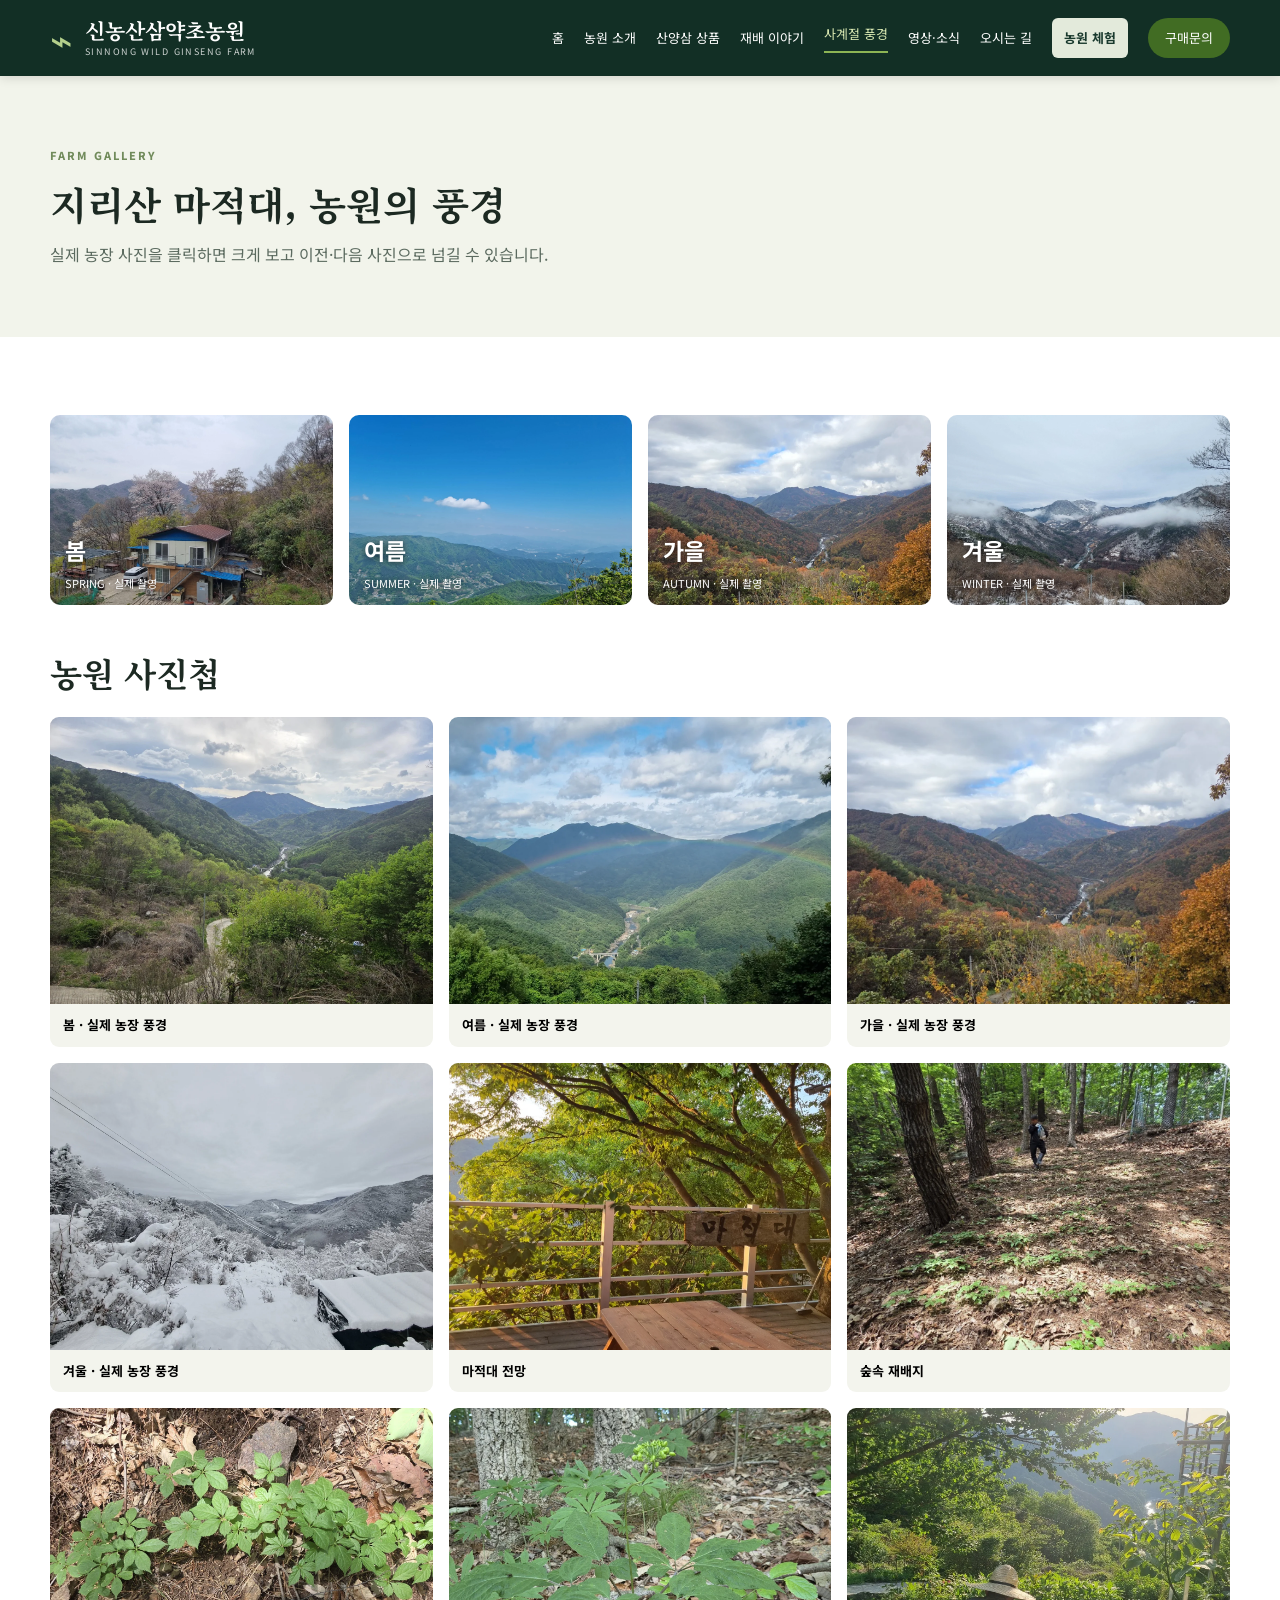
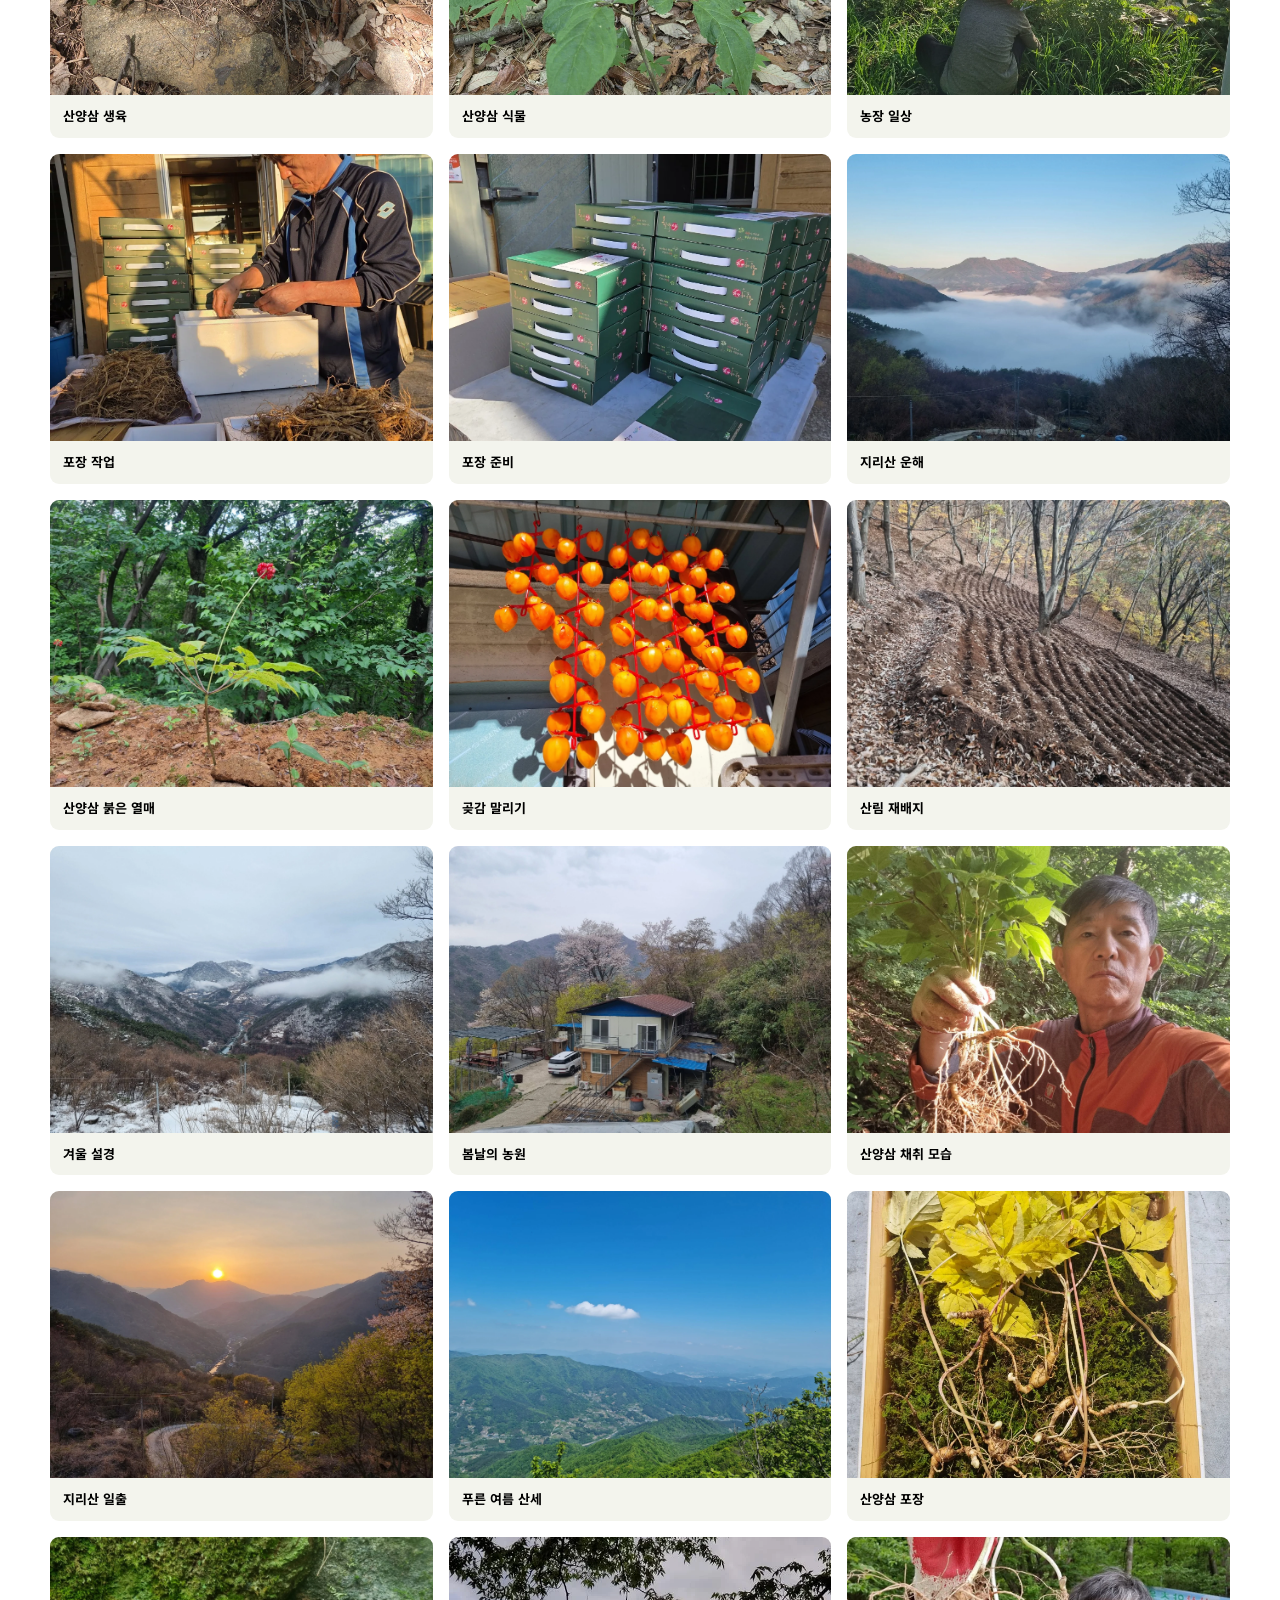
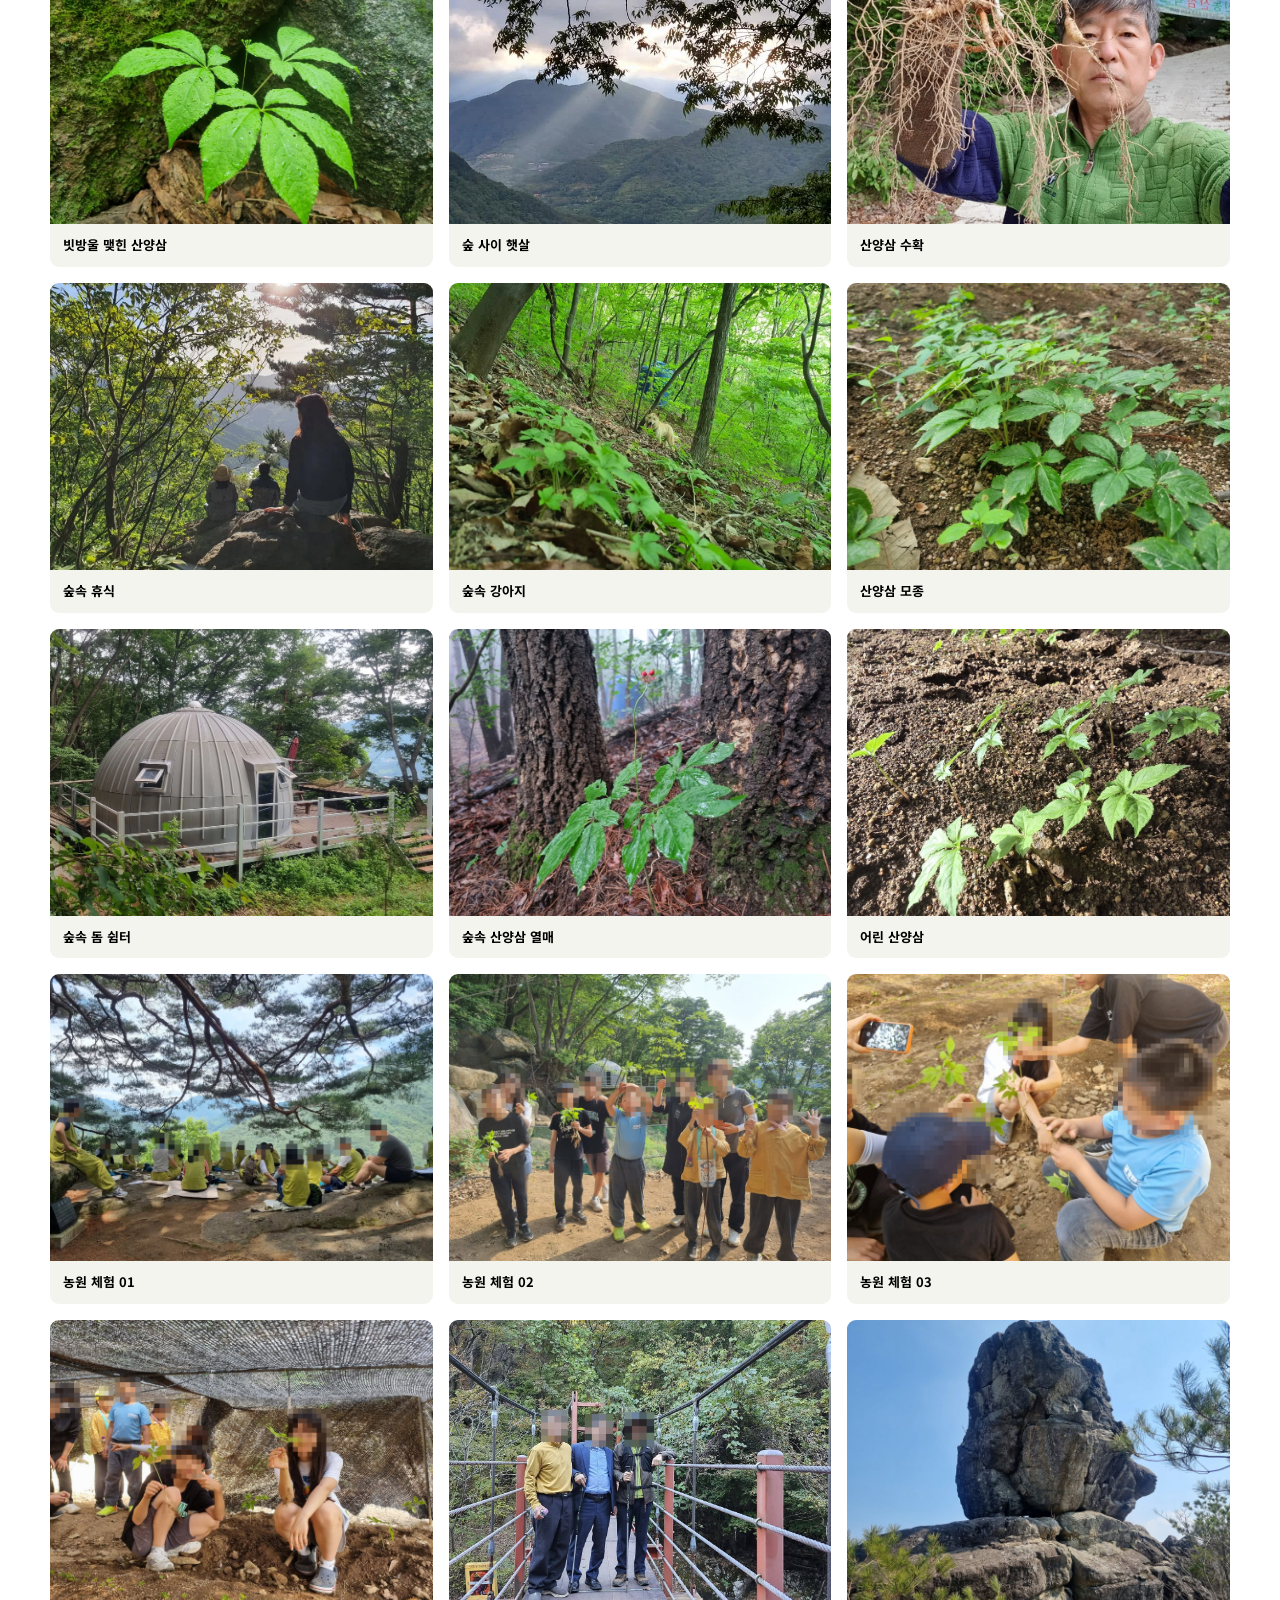
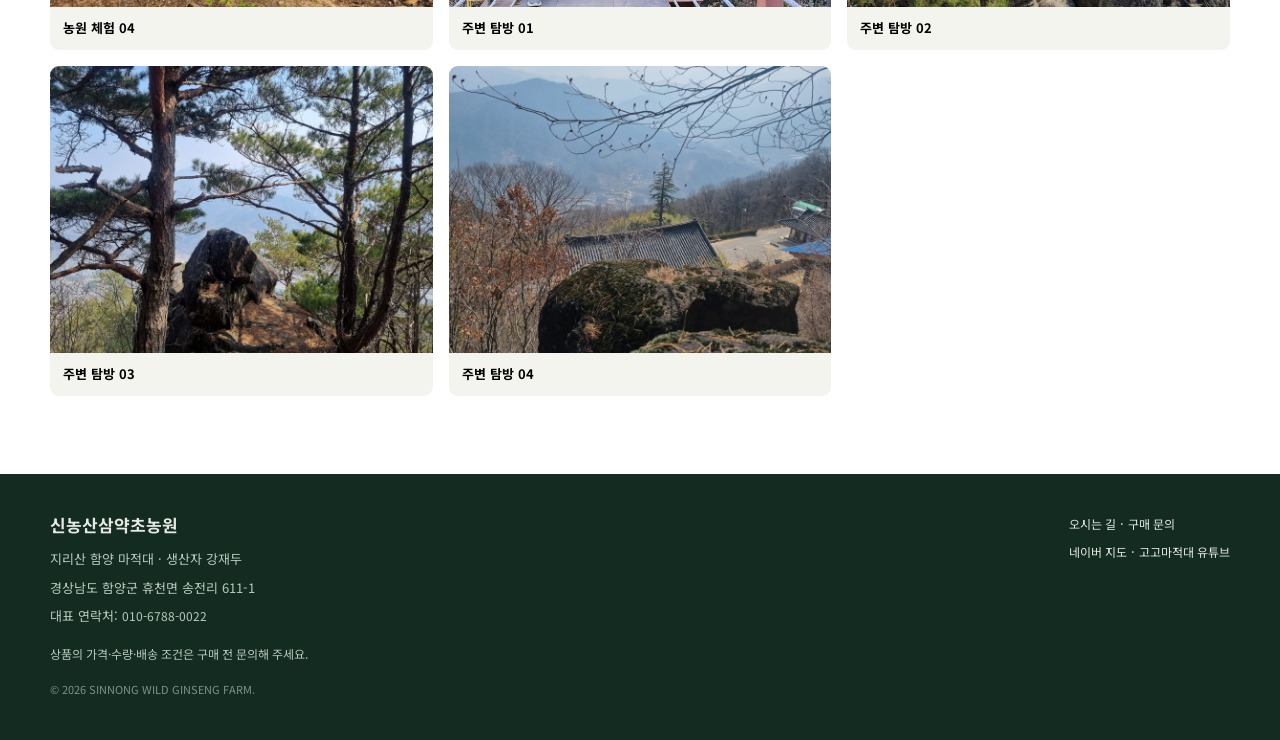
<file: gallery.html>
<!DOCTYPE html>

<html lang="ko"><head><meta charset="utf-8"/><meta content="width=device-width, initial-scale=1" name="viewport"/><meta content="#122f25" name="theme-color"/><meta content="경남 함양 지리산 마적대 신농산삼약초농원. 강재두 생산자의 산양삼 원물과 농원 이야기." name="description"/><title>농장 갤러리 | 신농산삼약초농원</title><link href="style.css" rel="stylesheet"/><script defer="" src="config.js"></script><script defer="" src="site-layout.js"></script><script defer="" src="script.js"></script><link href="home-experience.css?v=20261124-4" rel="stylesheet"/><script defer="" src="experience-menu.js?v=20261124"></script></head><body><header class="site-header"><div class="wrap header-inner"><a class="brand" href="index.html"><span class="brand-mark">⌁</span><span><strong>신농산삼약초농원</strong><small>SINNONG WILD GINSENG FARM</small></span></a><button aria-controls="site-nav" aria-expanded="false" aria-label="메뉴 열기" class="menu-toggle">☰</button><nav class="nav" id="site-nav"><a href="index.html">홈</a><a href="about.html">농원 소개</a><a href="products.html">산양삼 상품</a><a href="story.html">재배 이야기</a><a aria-current="page" href="gallery.html">사계절 풍경</a><a href="media.html">영상·소식</a><a href="location.html">오시는 길</a><a href="experience.html">농원 체험</a><a class="nav-cta" href="contact.html">구매문의</a></nav></div></header><main><section class="page-head"><div class="wrap"><span class="eyebrow">FARM GALLERY</span><h1>지리산 마적대, 농원의 풍경</h1><p>실제 농장 사진을 클릭하면 크게 보고 이전·다음 사진으로 넘길 수 있습니다.</p></div></section><section class="section"><div class="wrap"><div class="season-row"><article><img alt="봄 실제 풍경" src="assets/farm-house-spring.webp"/><strong>봄</strong><small>SPRING · 실제 촬영</small></article><article><img alt="여름 실제 풍경" src="assets/mountain-summer.webp"/><strong>여름</strong><small>SUMMER · 실제 촬영</small></article><article><img alt="가을 실제 풍경" src="assets/autumn.webp"/><strong>가을</strong><small>AUTUMN · 실제 촬영</small></article><article><img alt="겨울 실제 풍경" src="assets/mountain-winter.webp"/><strong>겨울</strong><small>WINTER · 실제 촬영</small></article></div><h2 class="gallery-heading">농원 사진첩</h2><div class="gallery-grid"><button aria-label="봄 풍경 확대" class="gallery-item" data-index="0" type="button"><img alt="봄 실제 농장 풍경" loading="lazy" src="assets/spring.webp"/><span>봄 · 실제 농장 풍경</span></button><button aria-label="여름 풍경 확대" class="gallery-item" data-index="1" type="button"><img alt="여름 실제 농장 풍경" loading="lazy" src="assets/experience/majeokdae-rainbow.webp"/><span>여름 · 실제 농장 풍경</span></button><button aria-label="가을 풍경 확대" class="gallery-item" data-index="2" type="button"><img alt="가을 실제 농장 풍경" loading="lazy" src="assets/autumn.webp"/><span>가을 · 실제 농장 풍경</span></button><button aria-label="겨울 풍경 확대" class="gallery-item" data-index="3" type="button"><img alt="겨울 실제 농장 풍경" loading="lazy" src="assets/experience/majeokdae-winter.webp"/><span>겨울 · 실제 농장 풍경</span></button><button aria-label="마적대 전망 확대" class="gallery-item" data-index="4"><img alt="마적대 전망" loading="lazy" src="assets/terrace.webp"/><span>마적대 전망</span></button><button aria-label="숲속 재배지 확대" class="gallery-item" data-index="5"><img alt="숲속 재배지" loading="lazy" src="assets/forest.webp"/><span>숲속 재배지</span></button><button aria-label="산양삼 생육 확대" class="gallery-item" data-index="6"><img alt="산양삼 생육" loading="lazy" src="assets/ginseng_plants.webp"/><span>산양삼 생육</span></button><button aria-label="산양삼 식물 확대" class="gallery-item" data-index="7"><img alt="산양삼 식물" loading="lazy" src="assets/ginseng_close.webp"/><span>산양삼 식물</span></button><button aria-label="농장 일상 확대" class="gallery-item" data-index="8"><img alt="농장 일상" loading="lazy" src="assets/farmer_garden.webp"/><span>농장 일상</span></button><button aria-label="포장 작업 확대" class="gallery-item" data-index="9"><img alt="포장 작업" loading="lazy" src="assets/farmer_packing.webp"/><span>포장 작업</span></button><button aria-label="포장 준비 확대" class="gallery-item" data-index="10"><img alt="포장 준비" loading="lazy" src="assets/packing_boxes.webp"/><span>포장 준비</span></button><button aria-label="지리산 운해 확대" class="gallery-item" data-index="11" type="button"><img alt="지리산 운해" loading="lazy" src="assets/mountain-clouds.webp"/><span>지리산 운해</span></button><button aria-label="산양삼 붉은 열매 확대" class="gallery-item" data-index="12" type="button"><img alt="산양삼 붉은 열매" loading="lazy" src="assets/ginseng-red-berries.webp"/><span>산양삼 붉은 열매</span></button><button aria-label="곶감 말리기 확대" class="gallery-item" data-index="13" type="button"><img alt="곶감 말리기" loading="lazy" src="assets/dried-persimmons.webp"/><span>곶감 말리기</span></button><button aria-label="산림 재배지 확대" class="gallery-item" data-index="14" type="button"><img alt="산림 재배지" loading="lazy" src="assets/forest-planting.webp"/><span>산림 재배지</span></button><button aria-label="겨울 설경 확대" class="gallery-item" data-index="15" type="button"><img alt="겨울 설경" loading="lazy" src="assets/mountain-winter.webp"/><span>겨울 설경</span></button><button aria-label="봄날의 농원 확대" class="gallery-item" data-index="16" type="button"><img alt="봄날의 농원" loading="lazy" src="assets/farm-house-spring.webp"/><span>봄날의 농원</span></button><button aria-label="산양삼 채취 모습 확대" class="gallery-item" data-index="17" type="button"><img alt="산양삼 채취 모습" loading="lazy" src="assets/farmer-harvest-01.webp"/><span>산양삼 채취 모습</span></button><button aria-label="지리산 일출 확대" class="gallery-item" data-index="18" type="button"><img alt="지리산 일출" loading="lazy" src="assets/mountain-sunrise.webp"/><span>지리산 일출</span></button><button aria-label="푸른 여름 산세 확대" class="gallery-item" data-index="19" type="button"><img alt="푸른 여름 산세" loading="lazy" src="assets/mountain-summer.webp"/><span>푸른 여름 산세</span></button><button aria-label="산양삼 포장 확대" class="gallery-item" data-index="20" type="button"><img alt="산양삼 포장" loading="lazy" src="assets/ginseng-gift-box.webp"/><span>산양삼 포장</span></button><button aria-label="빗방울 맺힌 산양삼 확대" class="gallery-item" data-index="21" type="button"><img alt="빗방울 맺힌 산양삼" loading="lazy" src="assets/ginseng-raindrops.webp"/><span>빗방울 맺힌 산양삼</span></button><button aria-label="숲 사이 햇살 확대" class="gallery-item" data-index="22" type="button"><img alt="숲 사이 햇살" loading="lazy" src="assets/mountain-sunbeams.webp"/><span>숲 사이 햇살</span></button><button aria-label="산양삼 수확 확대" class="gallery-item" data-index="23" type="button"><img alt="산양삼 수확" loading="lazy" src="assets/farmer-harvest-02.webp"/><span>산양삼 수확</span></button><button aria-label="숲속 휴식 확대" class="gallery-item" data-index="24" type="button"><img alt="숲속 휴식" loading="lazy" src="assets/forest-rest.webp"/><span>숲속 휴식</span></button><button aria-label="숲속 강아지 확대" class="gallery-item" data-index="25" type="button"><img alt="숲속 강아지" loading="lazy" src="assets/forest-dog.webp"/><span>숲속 강아지</span></button><button aria-label="산양삼 모종 확대" class="gallery-item" data-index="26" type="button"><img alt="산양삼 모종" loading="lazy" src="assets/ginseng-seedlings.webp"/><span>산양삼 모종</span></button><button aria-label="숲속 돔 쉼터 확대" class="gallery-item" data-index="27" type="button"><img alt="숲속 돔 쉼터" loading="lazy" src="assets/forest-dome.webp"/><span>숲속 돔 쉼터</span></button><button aria-label="숲속 산양삼 열매 확대" class="gallery-item" data-index="28" type="button"><img alt="숲속 산양삼 열매" loading="lazy" src="assets/ginseng-forest-berries.webp"/><span>숲속 산양삼 열매</span></button><button aria-label="어린 산양삼 확대" class="gallery-item" data-index="29" type="button"><img alt="어린 산양삼" loading="lazy" src="assets/ginseng-young-plants.webp"/><span>어린 산양삼</span></button><button aria-label="농원 체험 01 확대" class="gallery-item" data-index="30" type="button"><img alt="농원 체험 01" loading="lazy" src="assets/experience/experience-01.jpg"/><span>농원 체험 01</span></button><button aria-label="농원 체험 02 확대" class="gallery-item" data-index="31" type="button"><img alt="농원 체험 02" loading="lazy" src="assets/experience/experience-02.jpg"/><span>농원 체험 02</span></button><button aria-label="농원 체험 03 확대" class="gallery-item" data-index="32" type="button"><img alt="농원 체험 03" loading="lazy" src="assets/experience/experience-03.jpg"/><span>농원 체험 03</span></button><button aria-label="농원 체험 04 확대" class="gallery-item" data-index="33" type="button"><img alt="농원 체험 04" loading="lazy" src="assets/experience/experience-04.jpg"/><span>농원 체험 04</span></button><button aria-label="주변 탐방 01 확대" class="gallery-item" data-index="34" type="button"><img alt="주변 탐방 01" loading="lazy" src="assets/experience/trail-01.jpg"/><span>주변 탐방 01</span></button><button aria-label="주변 탐방 02 확대" class="gallery-item" data-index="35" type="button"><img alt="주변 탐방 02" loading="lazy" src="assets/experience/trail-02.jpg"/><span>주변 탐방 02</span></button><button aria-label="주변 탐방 03 확대" class="gallery-item" data-index="36" type="button"><img alt="주변 탐방 03" loading="lazy" src="assets/experience/trail-03.jpg"/><span>주변 탐방 03</span></button><button aria-label="주변 탐방 04 확대" class="gallery-item" data-index="37" type="button"><img alt="주변 탐방 04" loading="lazy" src="assets/experience/trail-04.jpg"/><span>주변 탐방 04</span></button></div></div></section><dialog id="lightbox"><button aria-label="닫기" id="lightbox-close">✕</button><button aria-label="이전 사진" class="lb-arrow" id="lightbox-prev">‹</button><figure><img alt="" id="lightbox-image"/><figcaption id="lightbox-caption"></figcaption></figure><button aria-label="다음 사진" class="lb-arrow" id="lightbox-next">›</button></dialog></main><footer><div class="wrap footer-inner"><div><strong>신농산삼약초농원</strong><p>지리산 함양 마적대 · 생산자 강재두</p><small>상품의 가격·수량·배송 조건은 구매 전 문의해 주세요.</small></div><div><a data-track="naver_map" href="https://map.naver.com/p/entry/place/1107217183" rel="noopener" target="_blank">네이버 지도</a> · <a data-track="youtube" href="https://www.youtube.com/@고고마적대" rel="noopener" target="_blank">고고마적대 유튜브</a></div></div></footer><div class="cookie-banner" hidden="" id="cookie-banner"><p>방문 통계 분석을 위해 선택적 분석 쿠키를 사용합니다. 동의하지 않아도 사이트를 이용할 수 있습니다.</p><div><button id="cookie-reject">거부</button><button id="cookie-accept">동의</button></div></div></body></html>
</file>
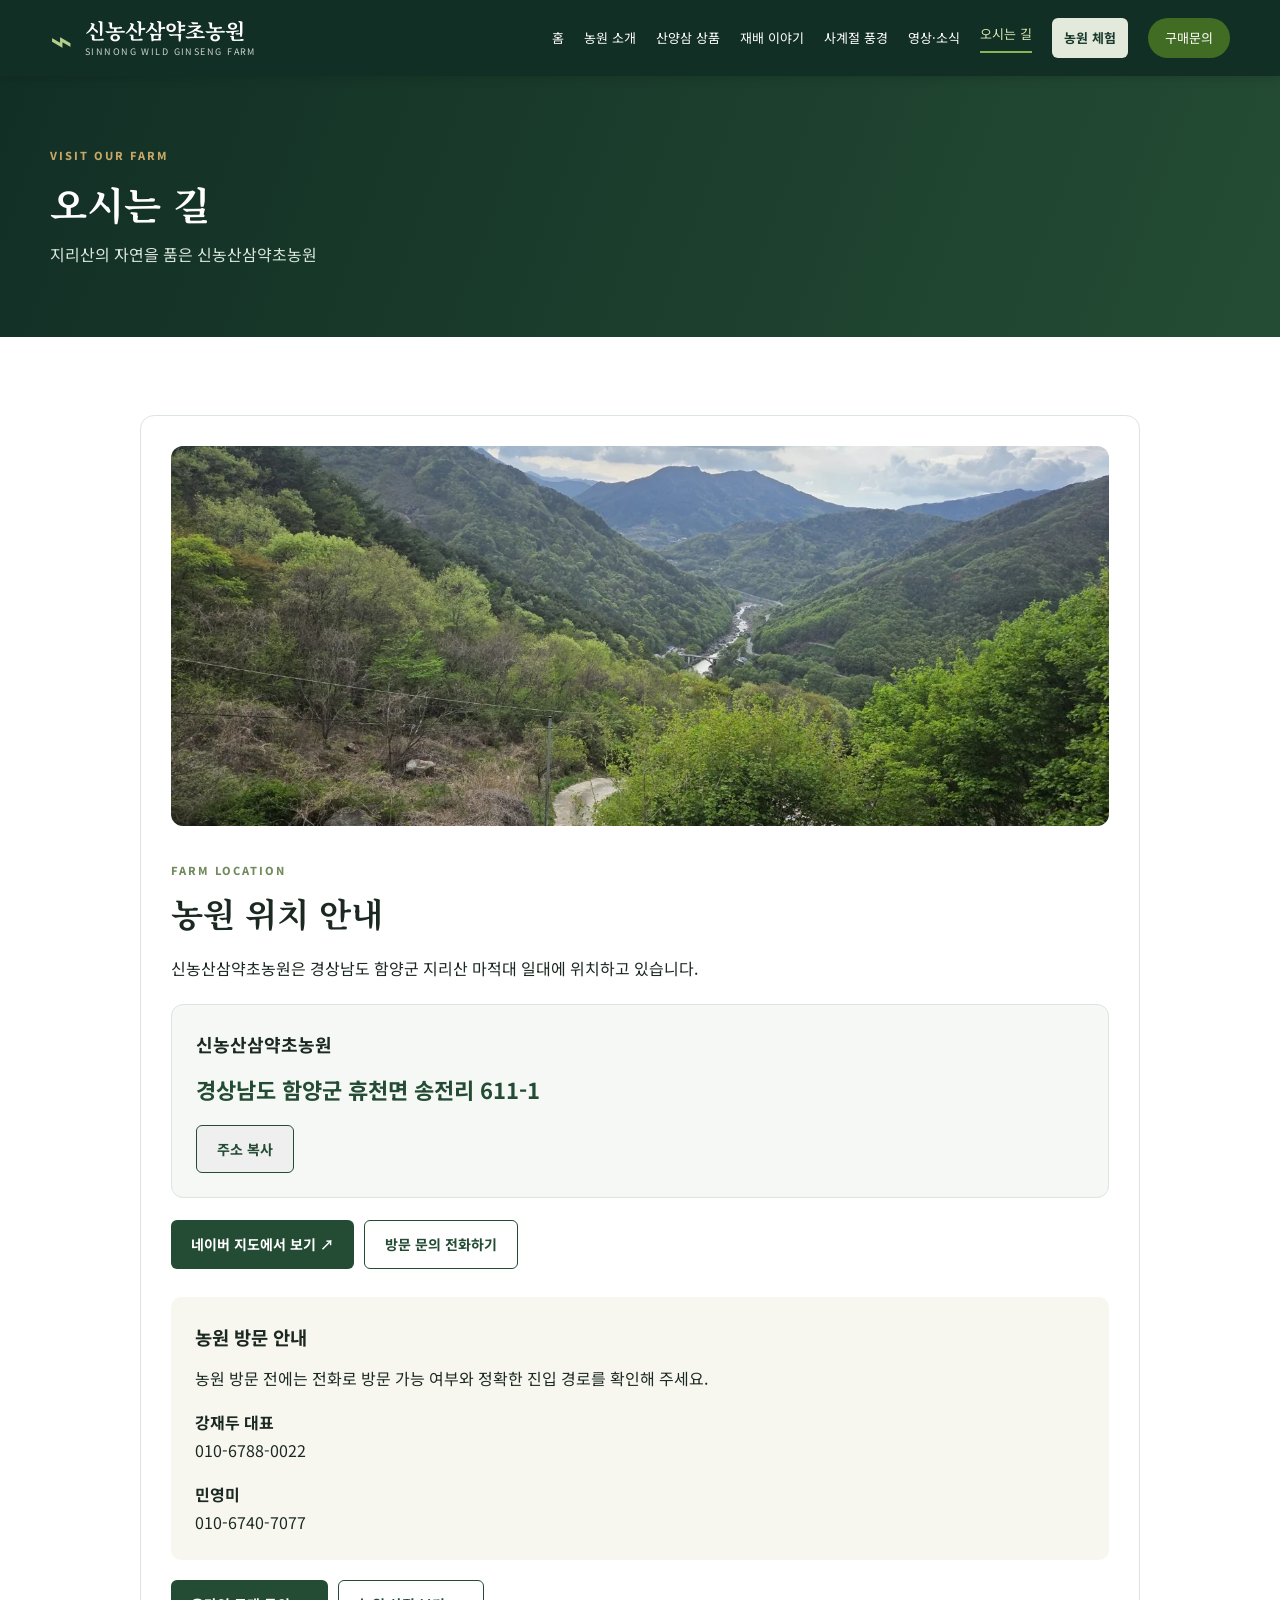
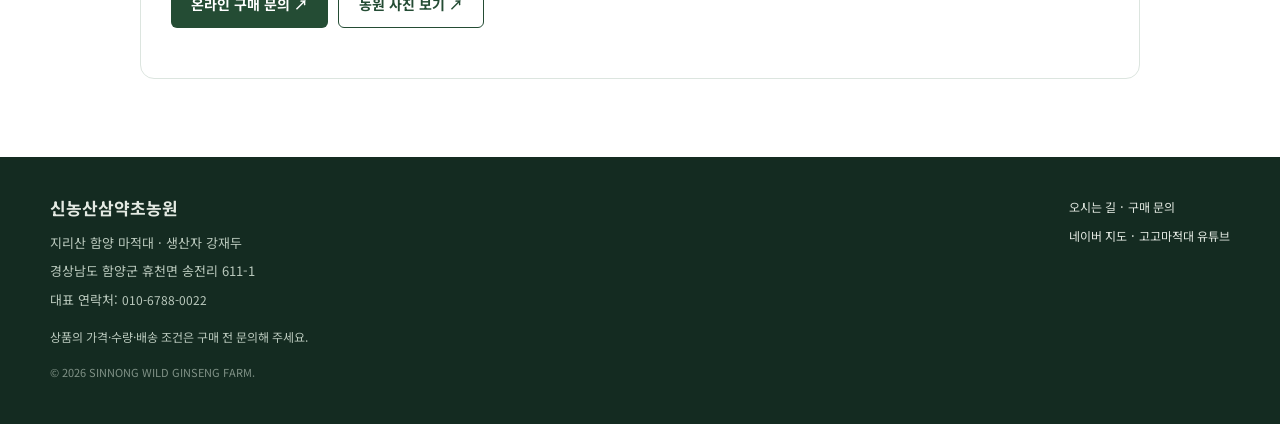
<file: location.html>
<!DOCTYPE html>
<html lang="ko">

<head>
  <meta charset="utf-8">
  <meta name="viewport" content="width=device-width, initial-scale=1">
  <meta name="theme-color" content="#122f25">

  <meta
    name="description"
    content="신농산삼약초농원 오시는 길. 경상남도 함양군 휴천면 송전리 611-1. 지리산 마적대 산양삼 농원 방문 안내."
  >

  <title>오시는 길 | 신농산삼약초농원</title>

  
<link rel="stylesheet" href="style.css">
<link rel="stylesheet" href="site-layout.css?v=20261124-2" id="site-layout-css">

<script defer src="config.js"></script>
<script defer src="site-layout.js?v=20261124-2" id="sinnong-site-layout"></script>
<script defer src="script.js?v=20261124-2"></script>


</head>

<body>

  <!-- HEADER -->

  <header class="site-header">

    <div class="wrap header-inner">

      <a class="brand" href="index.html">

        <span class="brand-mark">⌁</span>

        <span>
          <strong>신농산삼약초농원</strong>
          <small>SINNONG WILD GINSENG FARM</small>
        </span>

      </a>

      <button
        class="menu-toggle"
        type="button"
        aria-controls="site-nav"
        aria-expanded="false"
        aria-label="메뉴 열기"
      >☰</button>

      <nav class="nav" id="site-nav">

        <a href="index.html">홈</a>
        <a href="about.html">농원 소개</a>
        <a href="products.html">산양삼 상품</a>
        <a href="story.html">재배 이야기</a>
        <a href="gallery.html">사계절 풍경</a>
        <a href="media.html">영상·소식</a>

        <a
          href="location.html"
          aria-current="page"
        >오시는 길</a>

        <a
          class="nav-cta"
          href="contact.html"
        >구매문의</a>

      </nav>

    </div>

  </header>

  <main>

    <!-- PAGE HEADER -->

    <section class="page-head location-page-head">

      <div class="wrap">

        <span class="eyebrow">
          VISIT OUR FARM
        </span>

        <h1>오시는 길</h1>

        <p>
          지리산의 자연을 품은
          신농산삼약초농원
        </p>

      </div>

    </section>

    <!-- LOCATION -->

    <section class="section">

      <div class="wrap location-content">

        <div class="location-card">

          <img
            class="location-photo"
            src="assets/spring.webp"
            alt="신농산삼약초농원에서 촬영한 지리산 봄 풍경"
          >

          <span class="eyebrow">
            FARM LOCATION
          </span>

          <h2>농원 위치 안내</h2>

          <p>
            신농산삼약초농원은 경상남도 함양군
            지리산 마적대 일대에 위치하고 있습니다.
          </p>

          <div class="location-address-box">

            <strong>신농산삼약초농원</strong>

            <p class="location-address">
              경상남도 함양군 휴천면 송전리 611-1
            </p>

            <button
              type="button"
              id="copy-farm-address"
              class="btn outline-dark"
            >
              주소 복사
            </button>

          </div>

          <div class="location-actions">

            <a
              class="btn dark"
              data-track="naver_map"
              href="https://map.naver.com/p/entry/place/1107217183"
              target="_blank"
              rel="noopener"
            >
              네이버 지도에서 보기 ↗
            </a>

            <a
              class="btn outline-dark"
              href="tel:01067880022"
            >
              방문 문의 전화하기
            </a>

          </div>

          <div class="location-visit-note">

            <h3>농원 방문 안내</h3>

            <p>
              농원 방문 전에는 전화로 방문 가능 여부와
              정확한 진입 경로를 확인해 주세요.
            </p>

            <p>
              <strong>강재두 대표</strong><br>
              <a href="tel:01067880022">
                010-6788-0022
              </a>
            </p>

            <p>
              <strong>민영미</strong><br>
              <a href="tel:01067407077">
                010-6740-7077
              </a>
            </p>

          </div>

          <div class="location-actions">

            <a
              class="btn dark"
              href="contact.html#purchase"
            >
              온라인 구매 문의 ↗
            </a>

            <a
              class="btn outline-dark"
              href="gallery.html"
            >
              농원 사진 보기 ↗
            </a>

          </div>

        </div>

      </div>

    </section>

  </main>

  <!-- FOOTER -->

  <footer>

    <div class="wrap footer-inner">

      <div>

        <strong>신농산삼약초농원</strong>

        <p>지리산 함양 마적대 · 생산자 강재두</p>

        <p>
          경상남도 함양군 휴천면 송전리 611-1
        </p>

        <small>
          상품의 가격·수량·배송 조건은
          구매 전 문의해 주세요.
        </small>

      </div>

      <div>

        <a
          data-track="naver_map"
          href="https://map.naver.com/p/entry/place/1107217183"
          target="_blank"
          rel="noopener"
        >네이버 지도</a>

        ·

        <a
          data-track="youtube"
          href="https://www.youtube.com/@고고마적대"
          target="_blank"
          rel="noopener"
        >고고마적대 유튜브</a>

      </div>

    </div>

  </footer>

  <!-- COOKIE CONSENT -->

  <div
    class="cookie-banner"
    id="cookie-banner"
    hidden
  >

    <p>
      방문 통계 분석을 위해 선택적 분석 쿠키를
      사용합니다. 동의하지 않아도 사이트를
      이용할 수 있습니다.
    </p>

    <div>

      <button
        id="cookie-reject"
        type="button"
      >거부</button>

      <button
        id="cookie-accept"
        type="button"
      >동의</button>

    </div>

  </div>

</body>
</html>
</file>
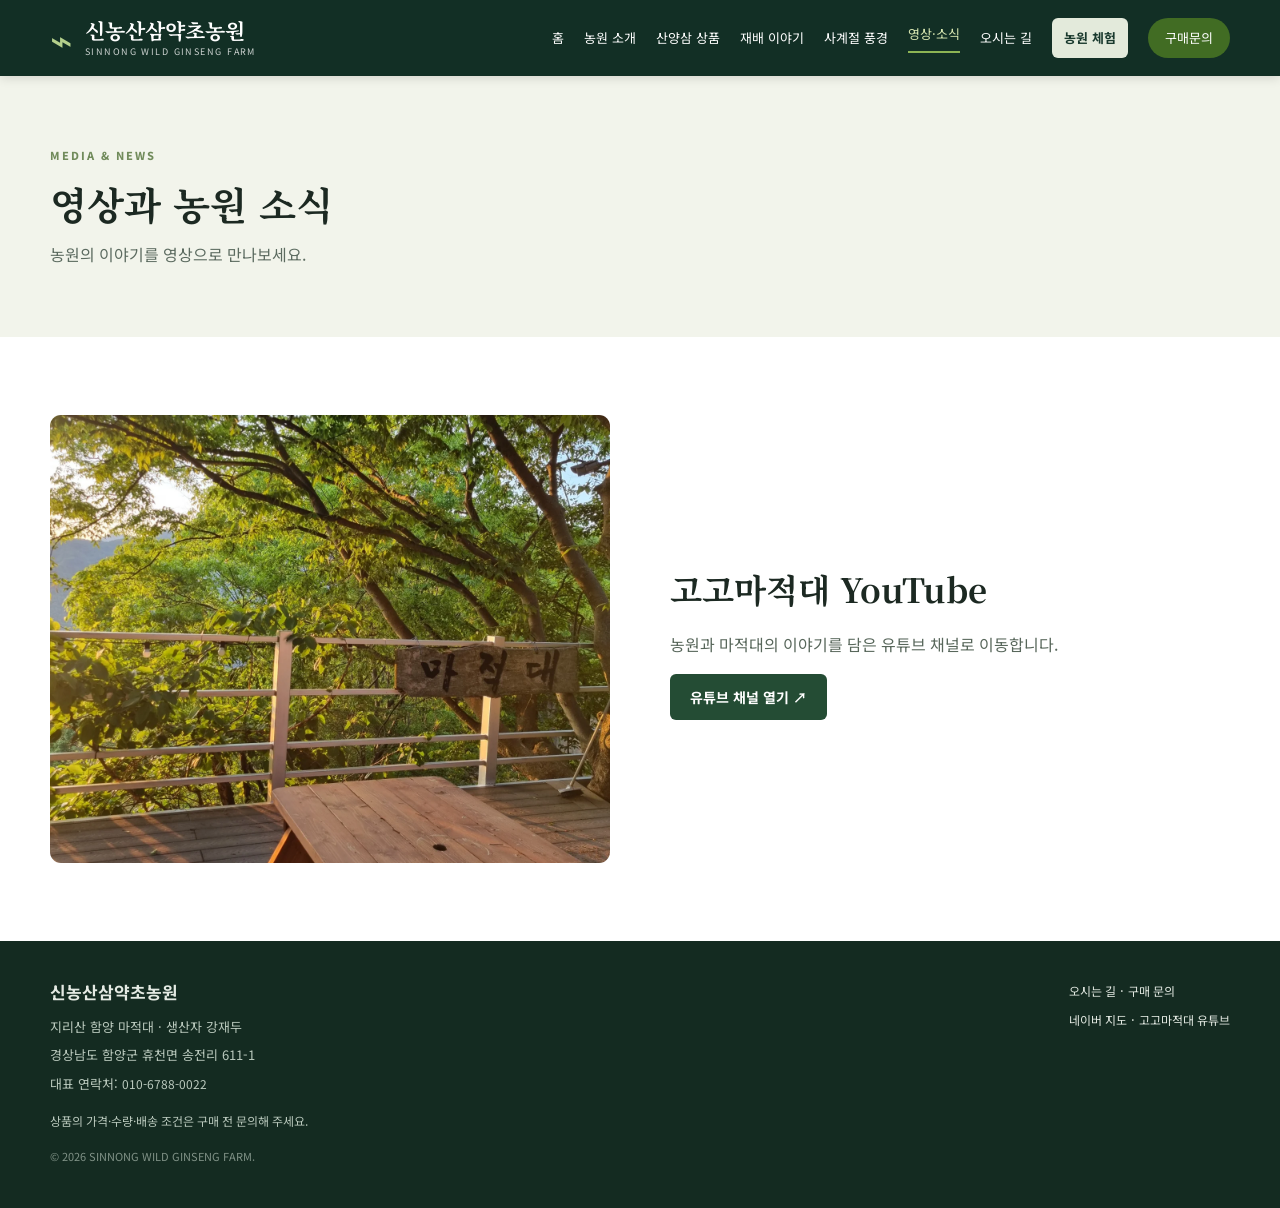
<file: media.html>
<!DOCTYPE html>
<html lang="ko"><head><meta charset="utf-8"/><meta content="width=device-width, initial-scale=1" name="viewport"/><meta content="#122f25" name="theme-color"/><meta content="경남 함양 지리산 마적대 신농산삼약초농원. 강재두 생산자의 산양삼 원물과 농원 이야기." name="description"/><title>영상·소식 | 신농산삼약초농원</title><link href="style.css" rel="stylesheet"/><script defer="" src="config.js"></script><script defer="" src="script.js"></script></head><body><header class="site-header"><div class="wrap header-inner"><a class="brand" href="index.html"><span class="brand-mark">⌁</span><span><strong>신농산삼약초농원</strong><small>SINNONG WILD GINSENG FARM</small></span></a><button aria-controls="site-nav" aria-expanded="false" aria-label="메뉴 열기" class="menu-toggle">☰</button><nav class="nav" id="site-nav"><a href="index.html">홈</a><a href="about.html">농원 소개</a><a href="products.html">산양삼 상품</a><a href="story.html">재배 이야기</a><a href="gallery.html">사계절 풍경</a><a aria-current="page" href="media.html">영상·소식</a><a href="contact.html">오시는 길</a><a class="nav-cta" href="contact.html">구매문의</a></nav></div></header><main><section class="page-head"><div class="wrap"><span class="eyebrow">MEDIA &amp; NEWS</span><h1>영상과 농원 소식</h1><p>농원의 이야기를 영상으로 만나보세요.</p></div></section><section class="section"><div class="wrap split"><img alt="농원의 마적대 풍경" src="assets/terrace.webp"/><div><h2>고고마적대 YouTube</h2><p>농원과 마적대의 이야기를 담은 유튜브 채널로 이동합니다.</p><a class="btn dark" data-track="youtube" href="https://www.youtube.com/@고고마적대" rel="noopener" target="_blank">유튜브 채널 열기 ↗</a></div></div></section></main><footer><div class="wrap footer-inner"><div><strong>신농산삼약초농원</strong><p>지리산 함양 마적대 · 생산자 강재두</p><small>상품의 가격·수량·배송 조건은 구매 전 문의해 주세요.</small></div><div><a data-track="naver_map" href="https://map.naver.com/p/entry/place/1107217183" rel="noopener" target="_blank">네이버 지도</a> · <a data-track="youtube" href="https://www.youtube.com/@고고마적대" rel="noopener" target="_blank">고고마적대 유튜브</a></div></div></footer><div class="cookie-banner" hidden="" id="cookie-banner"><p>방문 통계 분석을 위해 선택적 분석 쿠키를 사용합니다. 동의하지 않아도 사이트를 이용할 수 있습니다.</p><div><button id="cookie-reject">거부</button><button id="cookie-accept">동의</button></div></div></body></html>
</file>
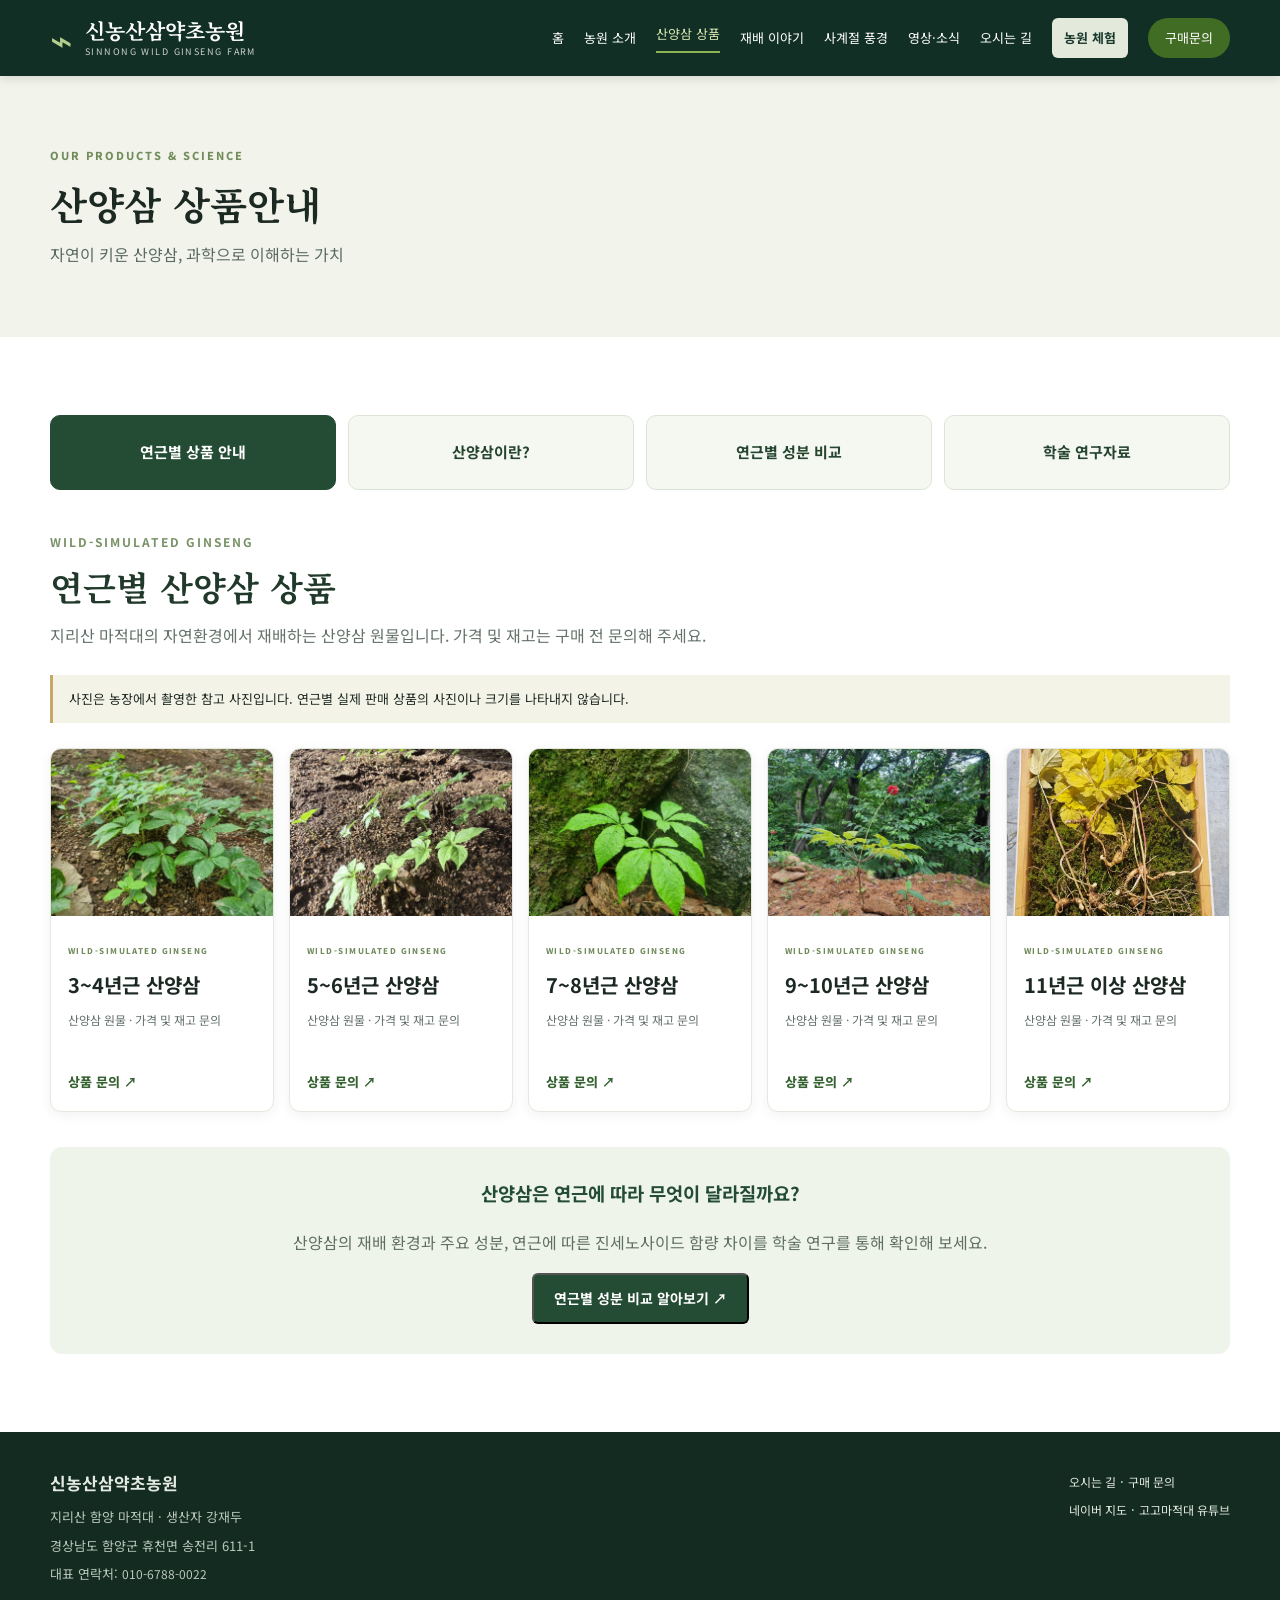
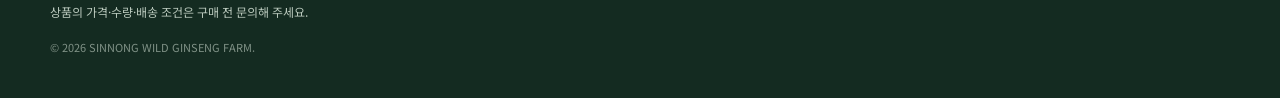
<file: products.html>
<!DOCTYPE html>
<html lang="ko">
<head>
  <meta charset="utf-8">
  <meta name="viewport" content="width=device-width, initial-scale=1">
  <meta name="theme-color" content="#122f25">

  <meta name="description"
    content="신농산삼약초농원의 연근별 산양삼 상품 안내. 산양삼과 인삼의 차이, 사포닌과 진세노사이드, 연근별 성분 비교 및 학술 연구자료를 제공합니다.">

  <title>산양삼 상품 및 연구자료 | 신농산삼약초농원</title>

  <link rel="stylesheet" href="style.css">
  <link rel="stylesheet" href="site-layout.css">

  <script defer src="config.js"></script>
  <script defer src="site-layout.js" id="sinnong-site-layout"></script>
  <script defer src="script.js"></script>

  <style>
    /* ======================================
       상품 안내 및 산양삼 교육 콘텐츠
    ====================================== */

    .science-tabs {
      display: grid;
      grid-template-columns: repeat(4, minmax(0, 1fr));
      gap: 12px;
      margin-bottom: 36px;
    }

    .science-tab {
      min-height: 75px;
      padding: 16px 10px;
      border: 1px solid #dbe4d7;
      border-radius: 10px;
      background: #f5f7f1;
      color: #25452f;
      font: inherit;
      font-size: 15px;
      font-weight: 700;
      cursor: pointer;
      transition: background .2s, color .2s;
    }

    .science-tab:hover {
      background: #e5ede0;
    }

    .science-tab.active {
      background: #244c34;
      border-color: #244c34;
      color: white;
    }

    .science-tab:focus-visible {
      outline: 3px solid #92b380;
      outline-offset: 3px;
    }

    .science-panel[hidden] {
      display: none !important;
    }

    .science-heading {
      margin-bottom: 25px;
    }

    .science-heading h2 {
      margin: 10px 0;
      font-size: clamp(25px, 3vw, 34px);
      color: #20392a;
    }

    .science-heading p {
      color: #65736a;
      line-height: 1.8;
    }

    .science-card {
      padding: 30px;
      margin-bottom: 24px;
      border: 1px solid #dce5da;
      border-radius: 14px;
      background: white;
      box-shadow: 0 4px 16px rgba(20, 48, 30, .04);
    }

    .science-card h3 {
      margin-top: 0;
      color: #244c34;
      font-size: 23px;
    }

    .science-card p {
      line-height: 1.9;
      color: #53645a;
    }

    .science-label {
      color: #799268;
      font-size: 12px;
      font-weight: 700;
      letter-spacing: 2px;
    }

    .science-note {
      padding: 18px 20px;
      margin: 22px 0;
      border-left: 3px solid #b79c5e;
      background: #f7f5ec;
      color: #6c654e;
      font-size: 14px;
      line-height: 1.8;
    }

    /* 산양삼 소개 */

    .ginseng-intro {
      display: grid;
      grid-template-columns: 1fr 1fr;
      align-items: center;
      gap: 30px;
    }

    .ginseng-intro img {
      width: 100%;
      height: 300px;
      border-radius: 12px;
      object-fit: cover;
    }

    /* 사포닌 포함 관계 */

    .saponin-box {
      padding: 25px;
      border: 1px solid #b7c8ac;
      border-radius: 16px;
      background: #edf2e5;
      text-align: center;
    }

    .saponin-box h4 {
      margin: 0 0 8px;
      color: #29472e;
      font-size: 23px;
    }

    .saponin-box p {
      margin: 5px 0 18px;
      font-size: 14px;
    }

    .ginsenoside-box {
      padding: 24px;
      border: 1px solid #93b08d;
      border-radius: 12px;
      background: #d5e6cc;
    }

    .compound-list {
      display: grid;
      grid-template-columns: repeat(8, 1fr);
      gap: 8px;
      margin-top: 16px;
    }

    .compound-list span {
      padding: 10px 5px;
      border: 1px solid #bbcfb6;
      border-radius: 6px;
      background: white;
      font-weight: 700;
      color: #244c34;
    }

    /* 인삼류 비교 */

    .type-grid {
      display: grid;
      grid-template-columns: repeat(3, minmax(0, 1fr));
      gap: 18px;
    }

    .type-card {
      padding: 22px;
      border: 1px solid #dce5da;
      border-radius: 12px;
      background: #fafbf8;
    }

    .type-card h4 {
      margin: 12px 0;
      color: #244c34;
      font-size: 20px;
    }

    .type-card p {
      margin-bottom: 0;
      font-size: 14px;
      line-height: 1.8;
    }

    .type-category {
      display: inline-block;
      padding: 5px 9px;
      border-radius: 5px;
      background: #e5eddf;
      color: #486343;
      font-size: 11px;
      font-weight: 700;
    }

    .type-card.mountain {
      border-color: #91aa82;
      background: #edf3e8;
    }

    /* 연구 데이터 */

    .research-source {
      margin-bottom: 22px;
      color: #687b65;
      font-size: 13px;
      line-height: 1.8;
    }

    .chart-toolbar {
      display: flex;
      align-items: center;
      flex-wrap: wrap;
      gap: 12px;
      margin: 22px 0;
    }

    .chart-toolbar select {
      min-width: 150px;
      padding: 12px;
      border: 1px solid #c4d2bf;
      border-radius: 8px;
      background: white;
      color: #244c34;
      font-size: 16px;
    }

    .science-chart {
      padding: 20px 0;
    }

    .chart-row {
      display: grid;
      grid-template-columns: 90px minmax(0, 1fr) 90px;
      align-items: center;
      gap: 14px;
      margin: 18px 0;
    }

    .chart-label {
      font-size: 14px;
      font-weight: 700;
      color: #324a38;
    }

    .chart-track {
      height: 34px;
      border-radius: 6px;
      background: #edf1e9;
      overflow: hidden;
    }

    .chart-bar {
      height: 100%;
      min-width: 0;
      border-radius: 6px;
      background: #48784f;
      transition: width .35s ease;
    }

    .chart-bar.older {
      background: #244c34;
    }

    .chart-value {
      text-align: right;
      font-size: 14px;
      font-weight: 700;
      color: #244c34;
    }

    .chart-unit {
      color: #72806f;
      font-size: 12px;
    }

    .chart-legend {
      display: flex;
      flex-wrap: wrap;
      gap: 20px;
      margin-bottom: 15px;
      font-size: 13px;
      color: #53645a;
    }

    .chart-legend i {
      display: inline-block;
      width: 12px;
      height: 12px;
      margin-right: 6px;
      border-radius: 2px;
      background: #48784f;
    }

    .chart-legend .older-key {
      background: #244c34;
    }

    /* 연구 데이터 표 */

    .table-scroll {
      overflow-x: auto;
      margin: 18px 0;
    }

    .science-table {
      width: 100%;
      border-collapse: collapse;
      font-size: 14px;
      white-space: nowrap;
    }

    .science-table th,
    .science-table td {
      padding: 15px 12px;
      border-bottom: 1px solid #e0e7dc;
      text-align: center;
    }

    .science-table th {
      background: #244c34;
      color: white;
    }

    .science-table tbody tr:nth-child(even) {
      background: #f5f8f2;
    }

    .science-table td:first-child {
      font-weight: 700;
      color: #244c34;
    }

    /* 생육 환경 */

    .factor-grid {
      display: grid;
      grid-template-columns: repeat(4, minmax(0, 1fr));
      gap: 14px;
      margin-top: 20px;
    }

    .factor-card {
      padding: 22px 14px;
      border: 1px solid #dce5da;
      border-radius: 10px;
      background: #f6f8f3;
      text-align: center;
    }

    .factor-card strong {
      display: block;
      margin-bottom: 12px;
      color: #244c34;
    }

    .factor-card p {
      margin: 0;
      font-size: 13px;
    }

    /* 학술 논문 */

    .paper-card {
      padding: 26px;
      margin-bottom: 18px;
      border: 1px solid #d9e3d5;
      border-radius: 12px;
      background: #fff;
    }

    .paper-card h3 {
      margin: 12px 0;
      color: #244c34;
      font-size: 21px;
      line-height: 1.6;
    }

    .paper-meta {
      color: #788475;
      font-size: 13px;
      line-height: 1.7;
    }

    .paper-summary {
      line-height: 1.8;
      color: #53645a;
      font-size: 14px;
    }

    .paper-card .btn {
      margin-top: 12px;
    }

    .product-science-cta {
      padding: 30px;
      margin-top: 35px;
      border-radius: 12px;
      background: #eff4eb;
      text-align: center;
    }

    .product-science-cta h3 {
      margin-top: 0;
      color: #244c34;
    }

    .product-science-cta p {
      color: #60705e;
      line-height: 1.8;
    }

    @media (max-width: 760px) {
      .science-tabs {
        grid-template-columns: repeat(2, minmax(0, 1fr));
        gap: 8px;
        margin-bottom: 24px;
      }

      .science-tab {
        min-height: 65px;
        font-size: 13px;
      }

      .science-card {
        padding: 20px;
      }

      .ginseng-intro {
        grid-template-columns: 1fr;
        gap: 20px;
      }

      .ginseng-intro img {
        height: 220px;
      }

      .type-grid {
        grid-template-columns: 1fr;
      }

      .compound-list {
        grid-template-columns: repeat(4, 1fr);
      }

      .saponin-box,
      .ginsenoside-box {
        padding: 16px;
      }

      .saponin-box h4 {
        font-size: 18px;
      }

      .chart-row {
        grid-template-columns: 72px minmax(0, 1fr) 72px;
        gap: 8px;
      }

      .chart-label,
      .chart-value {
        font-size: 12px;
      }

      .chart-track {
        height: 28px;
      }

      .factor-grid {
        grid-template-columns: repeat(2, 1fr);
      }

      .paper-card {
        padding: 20px;
      }

      .paper-card h3 {
        font-size: 18px;
      }

      .science-table {
        font-size: 13px;
      }

      .science-table td,
      .science-table th {
        padding: 12px 10px;
      }
    }
  </style>
</head>

<body>

  <!-- 공통 헤더 -->
  <header class="site-header">
    <div class="wrap header-inner">

      <a class="brand" href="index.html">
        <span class="brand-mark">⌁</span>
        <span>
          <strong>신농산삼약초농원</strong>
          <small>SINNONG WILD GINSENG FARM</small>
        </span>
      </a>

      <button
        type="button"
        class="menu-toggle"
        aria-controls="site-nav"
        aria-expanded="false"
        aria-label="메뉴 열기"
      >☰</button>

      <nav class="nav" id="site-nav">
        <a href="index.html">홈</a>
        <a href="about.html">농원 소개</a>
        <a href="products.html" aria-current="page">산양삼 상품</a>
        <a href="story.html">재배 이야기</a>
        <a href="gallery.html">사계절 풍경</a>
        <a href="media.html">영상·소식</a>
        <a href="location.html">오시는 길</a>
        <a class="nav-cta" href="contact.html">구매문의</a>
      </nav>

    </div>
  </header>

  <main>

    <!-- 페이지 제목 -->

    <section class="page-head">
      <div class="wrap">
        <span class="eyebrow">
          OUR PRODUCTS & SCIENCE
        </span>

        <h1>산양삼 상품안내</h1>

        <p>
          자연이 키운 산양삼,
          과학으로 이해하는 가치
        </p>
      </div>
    </section>

    <section class="section">
      <div class="wrap">

        <!-- 4개 탭 -->

        <div class="science-tabs"
             role="tablist"
             aria-label="산양삼 상품 및 연구정보">

          <button type="button"
                  class="science-tab active"
                  role="tab"
                  id="tab-products"
                  data-science-tab="products"
                  aria-controls="panel-products"
                  aria-selected="true">
            연근별 상품 안내
          </button>

          <button type="button"
                  class="science-tab"
                  role="tab"
                  id="tab-about"
                  data-science-tab="about"
                  aria-controls="panel-about"
                  aria-selected="false"
                  tabindex="-1">
            산양삼이란?
          </button>

          <button type="button"
                  class="science-tab"
                  role="tab"
                  id="tab-comparison"
                  data-science-tab="comparison"
                  aria-controls="panel-comparison"
                  aria-selected="false"
                  tabindex="-1">
            연근별 성분 비교
          </button>

          <button type="button"
                  class="science-tab"
                  role="tab"
                  id="tab-research"
                  data-science-tab="research"
                  aria-controls="panel-research"
                  aria-selected="false"
                  tabindex="-1">
            학술 연구자료
          </button>

        </div>

        <!-- ================================
             TAB 1. 연근별 상품 안내
        ================================= -->

        <section id="panel-products"
                 class="science-panel"
                 role="tabpanel"
                 aria-labelledby="tab-products">

          <div class="science-heading">

            <span class="science-label">
              WILD-SIMULATED GINSENG
            </span>

            <h2>연근별 산양삼 상품</h2>

            <p>
              지리산 마적대의 자연환경에서
              재배하는 산양삼 원물입니다.
              가격 및 재고는 구매 전 문의해 주세요.
            </p>

          </div>

          <p class="notice">
            사진은 농장에서 촬영한 참고 사진입니다.
            연근별 실제 판매 상품의 사진이나 크기를
            나타내지 않습니다.
          </p>

          <div class="product-grid">

            <article class="product-card">
              <div class="product-photo">
                <img
                  src="assets/ginseng_close.webp"
                  alt="농원에서 촬영한 산양삼 식물 참고 사진"
                  loading="lazy">
              </div>
              <div class="product-info">
                <span class="eyebrow">WILD-SIMULATED GINSENG</span>
                <h3>3~4년근 산양삼</h3>
                <p>산양삼 원물 · 가격 및 재고 문의</p>
                <a class="text-link"
                   data-product="3~4년근"
                   href="contact.html?product=1#purchase">
                  상품 문의 ↗
                </a>
              </div>
            </article>

            <article class="product-card">
              <div class="product-photo">
                <img
                  src="assets/ginseng_close.webp"
                  alt="농원에서 촬영한 산양삼 식물 참고 사진"
                  loading="lazy">
              </div>
              <div class="product-info">
                <span class="eyebrow">WILD-SIMULATED GINSENG</span>
                <h3>5~6년근 산양삼</h3>
                <p>산양삼 원물 · 가격 및 재고 문의</p>
                <a class="text-link"
                   data-product="5~6년근"
                   href="contact.html?product=2#purchase">
                  상품 문의 ↗
                </a>
              </div>
            </article>

            <article class="product-card">
              <div class="product-photo">
                <img
                  src="assets/ginseng_close.webp"
                  alt="농원에서 촬영한 산양삼 식물 참고 사진"
                  loading="lazy">
              </div>
              <div class="product-info">
                <span class="eyebrow">WILD-SIMULATED GINSENG</span>
                <h3>7~8년근 산양삼</h3>
                <p>산양삼 원물 · 가격 및 재고 문의</p>
                <a class="text-link"
                   data-product="7~8년근"
                   href="contact.html?product=3#purchase">
                  상품 문의 ↗
                </a>
              </div>
            </article>

            <article class="product-card">
              <div class="product-photo">
                <img
                  src="assets/ginseng_close.webp"
                  alt="농원에서 촬영한 산양삼 식물 참고 사진"
                  loading="lazy">
              </div>
              <div class="product-info">
                <span class="eyebrow">WILD-SIMULATED GINSENG</span>
                <h3>9~10년근 산양삼</h3>
                <p>산양삼 원물 · 가격 및 재고 문의</p>
                <a class="text-link"
                   data-product="9~10년근"
                   href="contact.html?product=4#purchase">
                  상품 문의 ↗
                </a>
              </div>
            </article>

            <article class="product-card">
              <div class="product-photo">
                <img
                  src="assets/ginseng_close.webp"
                  alt="농원에서 촬영한 산양삼 식물 참고 사진"
                  loading="lazy">
              </div>
              <div class="product-info">
                <span class="eyebrow">WILD-SIMULATED GINSENG</span>
                <h3>11년근 이상 산양삼</h3>
                <p>산양삼 원물 · 가격 및 재고 문의</p>
                <a class="text-link"
                   data-product="11년근 이상"
                   href="contact.html?product=5#purchase">
                  상품 문의 ↗
                </a>
              </div>
            </article>

          </div>

          <div class="product-science-cta">

            <h3>산양삼은 연근에 따라 무엇이 달라질까요?</h3>

            <p>
              산양삼의 재배 환경과 주요 성분,
              연근에 따른 진세노사이드 함량 차이를
              학술 연구를 통해 확인해 보세요.
            </p>

            <button type="button"
                    class="btn dark"
                    data-open-science="comparison">
              연근별 성분 비교 알아보기 ↗
            </button>

          </div>

        </section>

        <!-- ================================
             TAB 2. 산양삼이란?
        ================================= -->

        <section id="panel-about"
                 class="science-panel"
                 role="tabpanel"
                 aria-labelledby="tab-about"
                 hidden>

          <div class="science-heading">
            <span class="science-label">UNDERSTANDING GINSENG</span>
            <h2>산양삼을 이해하다</h2>
            <p>
              산양삼의 생육 환경과 주요 성분을
              알아봅니다.
            </p>
          </div>

          <article class="science-card ginseng-intro">

            <img src="assets/ginseng_close.webp"
                 alt="신농산삼약초농원의 산양삼">

            <div>
              <span class="science-label">
                PANAX GINSENG C.A. MEYER
              </span>

              <h3>산양삼이란?</h3>

              <p>
                산양삼은 두릅나무과 인삼속 식물로,
                산림에서 자연에 가까운 환경으로
                재배하는 삼입니다.
              </p>

              <p>
                일반적인 인삼과 같은 식물종에
                속하지만 빛, 토양, 수분 및 재배 기간
                등에서 차이가 나타납니다.
              </p>

              <p>
                국내에서는 관련 법령에 따라
                특별관리임산물로 관리되고 있습니다.
              </p>
            </div>

          </article>

          <article class="science-card">

            <h3>사포닌과 진세노사이드의 차이</h3>

            <p>
              사포닌(Saponin)은 다양한 식물에 존재하는
              배당체 화합물의 한 분류입니다.
              진세노사이드(Ginsenoside)는 인삼속
              식물에서 발견되는 대표적인 사포닌입니다.
            </p>

            <div class="saponin-box">

              <h4>사포닌 · Saponins</h4>

              <p>다양한 식물에 존재하는 화합물군</p>

              <div class="ginsenoside-box">

                <h4>진세노사이드 · Ginsenosides</h4>

                <p>인삼속 식물의 대표적인 사포닌</p>

                <div class="compound-list">
                  <span>Rb1</span>
                  <span>Rb2</span>
                  <span>Rc</span>
                  <span>Rd</span>
                  <span>Re</span>
                  <span>Rf</span>
                  <span>Rg1</span>
                  <span>Rg3</span>
                </div>

              </div>

            </div>

            <div class="science-note">
              총 사포닌 함량과 특정 진세노사이드들의
              합계는 분석 방법에 따라 서로 다른
              측정값입니다. 정확한 성분 비교를 위해서는
              분석 대상과 분석 방법을 함께 확인해야 합니다.
            </div>

          </article>

          <article class="science-card">

            <h3>진세노사이드의 주요 분류</h3>

            <div class="type-grid">

              <div class="type-card">
                <span class="type-category">PPD 계열</span>
                <h4>Protopanaxadiol</h4>
                <p>
                  Rb1, Rb2, Rc, Rd, Rg3, Rh2 등이
                  대표적으로 포함됩니다.
                </p>
              </div>

              <div class="type-card">
                <span class="type-category">PPT 계열</span>
                <h4>Protopanaxatriol</h4>
                <p>
                  Re, Rf, Rg1, Rg2, Rh1 등이
                  대표적으로 포함됩니다.
                </p>
              </div>

              <div class="type-card">
                <span class="type-category">기타 계열</span>
                <h4>Oleanane 등</h4>
                <p>
                  Ro와 같은 다른 골격 구조를 지닌
                  진세노사이드도 존재합니다.
                </p>
              </div>

            </div>

          </article>

          <article class="science-card">

            <h3>인삼과 산양삼, 무엇이 다를까요?</h3>

            <p>
              인삼류의 명칭은 재배 방식, 생육 환경,
              수확 후 가공 상태에 따라 구분됩니다.
            </p>

            <div class="type-grid">

              <div class="type-card">
                <span class="type-category">경작지 재배</span>
                <h4>인삼</h4>
                <p>
                  밭에서 해가림 시설과 재배 관리를
                  통해 기르는 삼입니다.
                  일반적으로 4~6년 재배합니다.
                </p>
              </div>

              <div class="type-card">
                <span class="type-category">용기 재배</span>
                <h4>포트삼</h4>
                <p>
                  화분이나 재배 용기에서 기르는 삼을
                  가리키는 명칭입니다.
                  별도의 식물종을 의미하지 않습니다.
                </p>
              </div>

              <div class="type-card">
                <span class="type-category">가공 상태</span>
                <h4>수삼</h4>
                <p>
                  수확 후 건조하거나 증숙하지 않은
                  신선한 인삼을 뜻합니다.
                  재배 방식에 따른 구분은 아닙니다.
                </p>
              </div>

              <div class="type-card mountain">
                <span class="type-category">산림 재배</span>
                <h4>산양삼</h4>
                <p>
                  산지의 자연환경에서 차광막 등
                  인공시설 없이 재배하는 삼입니다.
                  관련 법령에 따라 관리됩니다.
                </p>
              </div>

              <div class="type-card">
                <span class="type-category">자연 생육</span>
                <h4>천종산삼</h4>
                <p>
                  자연적으로 발생하고 성장한 산삼을
                  가리키는 전통적인 명칭입니다.
                  명칭만으로 연근이나 성분 함량을
                  확정할 수 없습니다.
                </p>
              </div>

              <div class="type-card">
                <span class="type-category">증숙 및 건조</span>
                <h4>홍삼</h4>
                <p>
                  수삼을 증숙하고 건조한 형태입니다.
                  열처리에 따라 일부 진세노사이드의
                  구성이 달라질 수 있습니다.
                </p>
              </div>

            </div>

            <div class="science-note">
              인삼류의 종류나 재배 방식만으로
              모든 성분의 함량 또는 인체에 대한
              효과의 우열을 판단할 수 없습니다.
            </div>

          </article>

          <div class="product-science-cta">

            <h3>연근에 따른 성분 차이 알아보기</h3>

            <p>
              실제 학술 연구에서 분석한 산양삼의
              진세노사이드 함량을 비교해 보세요.
            </p>

            <button type="button"
                    class="btn dark"
                    data-open-science="comparison">
              성분 비교 보기 ↗
            </button>

          </div>

        </section>

        <!-- ================================
             TAB 3. 연근별 성분 비교
        ================================= -->

        <section id="panel-comparison"
                 class="science-panel"
                 role="tabpanel"
                 aria-labelledby="tab-comparison"
                 hidden>

          <div class="science-heading">

            <span class="science-label">
              GINSENOSIDE PROFILE
            </span>

            <h2>재배 연수와 진세노사이드</h2>

            <p>
              국내 산양삼 연구에서 확인된
              연근별 주요 진세노사이드 함량을
              비교합니다.
            </p>

          </div>

          <div class="science-note">
            아래 데이터는 외부 학술 논문의 연구 결과입니다.
            신농산삼약초농원 판매 상품을 직접 분석한
            수치가 아니며, 개별 상품의 성분이나
            효능을 보증하지 않습니다.
          </div>

          <article class="science-card">

            <span class="science-label">
              STUDY 01 · KIM ET AL., 2021
            </span>

            <h3>7년근과 13년근 산양삼 성분 비교</h3>

            <p>
              국립산림과학원 연구진은 국내 9개 재배지에서
              수집한 7년근과 13년근 산양삼을 대상으로
              뿌리의 생육 특징과 진세노사이드 함량을
              조사하였습니다.
            </p>

            <p class="research-source">
              분석 방법: HPLC<br>
              분석 대상: 동결건조 뿌리 시료<br>
              출처: Kim et al. (2021), Table 3.
            </p>

            <div class="chart-toolbar">

              <label for="ginseng-compound">
                비교할 성분
              </label>

              <select id="ginseng-compound">
                <option value="Rb1">Rb1</option>
                <option value="Rb2">Rb2</option>
                <option value="Rc">Rc</option>
                <option value="Rd">Rd</option>
                <option value="Re">Re</option>
                <option value="Rf">Rf</option>
                <option value="Rg1">Rg1</option>
                <option value="Rg2">Rg2</option>
                <option value="Total">검출 성분 합계</option>
              </select>

            </div>

            <div class="chart-toolbar">

              <label for="ginseng-unit">
                표시 단위
              </label>

              <select id="ginseng-unit">
                <option value="mg">mg/g</option>
                <option value="percent">함량 (%)</option>
              </select>

            </div>

            <div class="chart-legend">
              <span><i></i>7년근</span>
              <span><i class="older-key"></i>13년근</span>
            </div>

            <div id="compound-chart"
                 class="science-chart"
                 aria-live="polite">
            </div>

            <p id="compound-summary"
               class="science-note"
               aria-live="polite">
            </p>

            <p class="chart-unit">
              일반 뿌리(GR)와 적변 뿌리(RR)의
              연구 결과를 구분하여 표시합니다.
              1 mg/g은 질량 비율 0.1%에 해당합니다.
            </p>

          </article>

          <article class="science-card">

            <h3>진세노사이드별 함량 데이터</h3>

            <p>
              아래 표의 수치는 논문에서 보고한
              일반 뿌리 및 적변 뿌리 그룹의 평균값입니다.
            </p>

            <div class="table-scroll">

              <table class="science-table">

                <thead>
                  <tr>
                    <th scope="col">성분</th>
                    <th scope="col">7년근 일반</th>
                    <th scope="col">7년근 적변</th>
                    <th scope="col">13년근 일반</th>
                    <th scope="col">13년근 적변</th>
                  </tr>
                </thead>

                <tbody>
                  <tr>
                    <td>Rb1</td>
                    <td>3.36</td>
                    <td>3.78</td>
                    <td>5.61</td>
                    <td>4.41</td>
                  </tr>
                  <tr>
                    <td>Rb2</td>
                    <td>3.76</td>
                    <td>2.84</td>
                    <td>4.50</td>
                    <td>3.97</td>
                  </tr>
                  <tr>
                    <td>Rc</td>
                    <td>2.02</td>
                    <td>1.64</td>
                    <td>2.48</td>
                    <td>2.11</td>
                  </tr>
                  <tr>
                    <td>Rd</td>
                    <td>1.53</td>
                    <td>1.04</td>
                    <td>1.13</td>
                    <td>1.16</td>
                  </tr>
                  <tr>
                    <td>Re</td>
                    <td>4.63</td>
                    <td>3.84</td>
                    <td>5.32</td>
                    <td>4.99</td>
                  </tr>
                  <tr>
                    <td>Rf</td>
                    <td>1.19</td>
                    <td>1.18</td>
                    <td>1.53</td>
                    <td>1.43</td>
                  </tr>
                  <tr>
                    <td>Rg1</td>
                    <td>3.15</td>
                    <td>3.35</td>
                    <td>4.18</td>
                    <td>4.16</td>
                  </tr>
                  <tr>
                    <td>Rg2</td>
                    <td>0.50</td>
                    <td>0.37</td>
                    <td>0.45</td>
                    <td>0.43</td>
                  </tr>
                  <tr>
                    <td>Rg3</td>
                    <td>0.01</td>
                    <td>0.01</td>
                    <td>0.01</td>
                    <td>0.01</td>
                  </tr>
                  <tr>
                    <td>Rh1</td>
                    <td>0.03</td>
                    <td>0.02</td>
                    <td>0.02</td>
                    <td>0.04</td>
                  </tr>
                  <tr>
                    <td>Rh2</td>
                    <td>ND</td>
                    <td>ND</td>
                    <td>ND</td>
                    <td>ND</td>
                  </tr>
                </tbody>

              </table>

            </div>

            <p class="chart-unit">
              단위: mg/g.
              ND: 검출되지 않음.
              자료: Kim et al. (2021), Table 3.
              표준오차 및 통계검정은 원문을 참조하십시오.
            </p>

            <div class="science-note">
              해당 연구에서 13년근은 7년근보다
              Rb1, Rb2, Rc, Re, Rg1 등의 평균 함량이
              높았습니다. 다만 모든 성분이 동일하게
              증가하지 않았으며, 연근 간 통계적
              유의성을 이 평균값만으로 판단할 수 없습니다.
            </div>

            <a class="btn outline-dark"
               href="https://doi.org/10.7732/kjpr.2021.34.5.403"
               target="_blank"
               rel="noopener">
              연구 논문 원문 보기 ↗
            </a>

          </article>

          <article class="science-card">

            <h3>오래 재배할수록 무조건 좋을까요?</h3>

            <p>
              재배 연수는 산양삼의 성분 구성에
              영향을 줄 수 있는 요인입니다.
              그러나 연근만으로 개별 산양삼의
              품질과 성분을 모두 설명할 수는 없습니다.
            </p>

            <div class="factor-grid">

              <div class="factor-card">
                <strong>재배 연수</strong>
                <p>생육 기간에 따른 성분 구성 변화</p>
              </div>

              <div class="factor-card">
                <strong>토양 환경</strong>
                <p>토양 특성과 수분 및 배수 조건</p>
              </div>

              <div class="factor-card">
                <strong>산림 환경</strong>
                <p>빛, 온도 및 주변 식생</p>
              </div>

              <div class="factor-card">
                <strong>수확 시기</strong>
                <p>계절 및 식물의 생육 단계</p>
              </div>

            </div>

            <div class="science-note">
              재배 연수가 같더라도 개체와 재배 환경에
              따라 성분 함량이 다를 수 있습니다.
              특정 연근의 실제 성분 함량은 직접적인
              시험 분석을 통해 확인해야 합니다.
            </div>

          </article>

          <div class="product-science-cta">

            <h3>산양삼 구매를 고려하고 계신가요?</h3>

            <p>
              연근별 산양삼 원물의 실제 사진,
              수량 및 가격을 농원에 문의해 주세요.
            </p>

            <a class="btn dark"
               href="contact.html#purchase">
              산양삼 구매 문의 ↗
            </a>

          </div>

        </section>

        <!-- ================================
             TAB 4. 학술 연구자료
        ================================= -->

        <section id="panel-research"
                 class="science-panel"
                 role="tabpanel"
                 aria-labelledby="tab-research"
                 hidden>

          <div class="science-heading">

            <span class="science-label">
              SCIENTIFIC REFERENCES
            </span>

            <h2>산양삼 관련 학술 연구자료</h2>

            <p>
              산양삼의 생육 특성과 성분에 관한
              국내 학술 연구를 소개합니다.
            </p>

          </div>

          <article class="paper-card">

            <span class="type-category">
              2021 · 생육 및 성분 연구
            </span>

            <h3>
              적변에 따른 연근별 산양삼
              생육특성과 진세노사이드 함량
            </h3>

            <p class="paper-meta">
              Kim K, Eo HJ, Kim HJ, Um Y,
              Jeong DH, Huh JH, Jeon KS.
              (2021).
            </p>

            <p class="paper-meta">
              Korean Journal of Plant Resources,
              34(5), 403–410.
            </p>

            <p class="paper-summary">
              국내 9개 산양삼 재배지에서 수집한
              7년근과 13년근 시료를 대상으로
              생육 특성과 주요 진세노사이드 함량을
              분석한 연구입니다.
            </p>

            <p class="paper-summary">
              뿌리의 적변 여부와 성분 함량의 관계를
              확인할 수 있으며, 연근별 산양삼의
              성분 구성에 관한 참고자료로 활용할 수
              있습니다.
            </p>

            <a class="btn dark"
               href="https://www.kjpr.kr/articles/xml/GP58/"
               target="_blank"
               rel="noopener">
              논문 원문 읽기 ↗
            </a>

            <button type="button"
                    class="btn outline-dark"
                    data-open-science="comparison">
              연구 데이터 보기
            </button>

          </article>

          <article class="science-card">

            <h3>연구자료 이용 안내</h3>

            <p>
              본 페이지는 산양삼에 대한 이해를 돕기 위해
              학술 연구에 공개된 성분 및 생육 관련
              정보를 정리하여 제공합니다.
            </p>

            <p>
              연구 결과는 해당 연구의 시료, 재배 환경,
              분석 방법에 따른 결과입니다.
              농원에서 판매하는 개별 상품의 성분 분석
              결과와 동일하지 않습니다.
            </p>

            <p>
              본 자료는 질병의 예방 또는 치료,
              의학적 효능을 보증하거나
              의약품을 대체하기 위한 정보가 아닙니다.
            </p>

          </article>

          <article class="science-card">

            <h3>농원의 성분 연구 방향</h3>

            <p>
              향후 농원에서 재배한 산양삼에 대한
              성분 시험 분석이 이루어질 경우,
              연근별 주요 진세노사이드 함량과
              분석 방법을 구분하여 소개할 예정입니다.
            </p>

            <div class="science-note">
              현재 소개된 성분 데이터는 외부
              학술 연구자료이며, 농원의 자체
              시험성적서는 아닙니다.
            </div>

          </article>

        </section>

      </div>
    </section>

  </main>

  <!-- 공통 Footer -->

  <footer>
    <div class="wrap footer-inner">
      <div>
        <strong>신농산삼약초농원</strong>

        <p>지리산 함양 마적대 · 생산자 강재두</p>

        <p>경상남도 함양군 휴천면 송전리 611-1</p>

        <p>
          대표 연락처:
          <a href="tel:01067880022">010-6788-0022</a>
        </p>

        <small>
          상품의 가격·수량·배송 조건은
          구매 전 문의해 주세요.
        </small>
      </div>

      <div>
        <a href="location.html">오시는 길</a>
        ·
        <a href="contact.html">구매 문의</a>
        <br>

        <a
          data-track="naver_map"
          href="https://map.naver.com/p/entry/place/1107217183"
          target="_blank"
          rel="noopener">
          네이버 지도
        </a>

        ·

        <a
          data-track="youtube"
          href="https://www.youtube.com/@고고마적대"
          target="_blank"
          rel="noopener">
          고고마적대 유튜브
        </a>
      </div>
    </div>
  </footer>

  <!-- 분석 쿠키 동의 -->

  <div class="cookie-banner"
       id="cookie-banner"
       hidden>

    <p>
      방문 통계 분석을 위해 선택적 분석 쿠키를
      사용합니다. 동의하지 않아도 사이트를
      이용할 수 있습니다.
    </p>

    <div>
      <button type="button" id="cookie-reject">거부</button>
      <button type="button" id="cookie-accept">동의</button>
    </div>

  </div>

  <!-- ====================================
       상품 탭 및 연구 데이터 시각화
  ===================================== -->

  <script>
    (() => {
      'use strict';

      // 1. 탭 전환

      const tabs = Array.from(
        document.querySelectorAll('[data-science-tab]')
      );

      const panels = {
        products: document.getElementById('panel-products'),
        about: document.getElementById('panel-about'),
        comparison: document.getElementById('panel-comparison'),
        research: document.getElementById('panel-research')
      };

      function validTab(id) {
        return Object.prototype.hasOwnProperty.call(
          panels, id
        );
      }

      function openScienceTab(id, options = {}) {

        if (!validTab(id)) {
          id = 'products';
        }

        tabs.forEach(button => {

          const active =
            button.dataset.scienceTab === id;

          button.classList.toggle(
            'active',
            active
          );

          button.setAttribute(
            'aria-selected',
            String(active)
          );

          button.tabIndex = active ? 0 : -1;

        });

        Object.entries(panels).forEach(
          ([key, panel]) => {
            panel.hidden = key !== id;
          }
        );

        if (options.updateHash !== false) {
          history.replaceState(
            null,
            '',
            location.pathname +
            location.search +
            '#' + id
          );
        }

        if (options.scroll === true) {
          document.querySelector('.science-tabs')
            .scrollIntoView({
              behavior: 'smooth',
              block: 'center'
            });
        }

        // 분석 쿠키에 동의한 경우만 탭 이벤트 추적

        try {
          if (
            localStorage.getItem(
              'sinnong_analytics_consent'
            ) === 'accepted' &&
            typeof window.gtag === 'function'
          ) {
            window.gtag('event', 'science_tab_view', {
              tab_name: id
            });
          }
        } catch (_) {}

      }

      tabs.forEach(button => {

        button.addEventListener('click', () => {
          openScienceTab(button.dataset.scienceTab);
        });

        // 키보드 접근성

        button.addEventListener('keydown', event => {

          const index = tabs.indexOf(button);
          let next = index;

          if (event.key === 'ArrowRight') {
            next = (index + 1) % tabs.length;
          } else if (event.key === 'ArrowLeft') {
            next = (index - 1 + tabs.length) % tabs.length;
          } else if (event.key === 'Home') {
            next = 0;
          } else if (event.key === 'End') {
            next = tabs.length - 1;
          } else {
            return;
          }

          event.preventDefault();

          openScienceTab(
            tabs[next].dataset.scienceTab
          );

          tabs[next].focus();

        });

      });

      document.querySelectorAll(
        '[data-open-science]'
      ).forEach(button => {

        button.addEventListener('click', () => {

          openScienceTab(
            button.dataset.openScience,
            { scroll: true }
          );

        });

      });

      window.addEventListener('hashchange', () => {
        openScienceTab(
          location.hash.slice(1),
          { updateHash: false }
        );
      });

      // 2. 연구 데이터
      //
      // Source:
      // Kim et al. (2021)
      // Korean Journal of Plant Resources
      // 34(5):403-410, Table 3.
      //
      // 단위: mg/g
      // 순서:
      // 7년근 일반 / 7년근 적변 /
      // 13년근 일반 / 13년근 적변

      const compoundData = {
        Rb1: [3.36, 3.78, 5.61, 4.41],
        Rb2: [3.76, 2.84, 4.50, 3.97],
        Rc:  [2.02, 1.64, 2.48, 2.11],
        Rd:  [1.53, 1.04, 1.13, 1.16],
        Re:  [4.63, 3.84, 5.32, 4.99],
        Rf:  [1.19, 1.18, 1.53, 1.43],
        Rg1: [3.15, 3.35, 4.18, 4.16],
        Rg2: [0.50, 0.37, 0.45, 0.43],
        Rg3: [0.01, 0.01, 0.01, 0.01],
        Rh1: [0.03, 0.02, 0.02, 0.04]
      };

      // 보고된 검출 성분의 평균값 합계
      // Rh2는 ND이므로 합계에서 제외

      const totals = [0, 0, 0, 0];

      Object.values(compoundData).forEach(values => {
        values.forEach((value, i) => {
          totals[i] += value;
        });
      });

      compoundData.Total = totals;

      const groups = [
        '7년근 일반',
        '7년근 적변',
        '13년근 일반',
        '13년근 적변'
      ];

      const compoundSelect =
        document.getElementById('ginseng-compound');

      const unitSelect =
        document.getElementById('ginseng-unit');

      const chart =
        document.getElementById('compound-chart');

      const summary =
        document.getElementById('compound-summary');

      function renderCompoundChart() {

        const compound = compoundSelect.value;

        const percent = unitSelect.value === 'percent';

        const raw = compoundData[compound];

        const values = raw.map(
          value => percent ? value / 10 : value
        );

        const axisMax =
          Math.max(...values) * 1.15;

        chart.replaceChildren();

        values.forEach((value, index) => {

          const row = document.createElement('div');
          row.className = 'chart-row';

          const label = document.createElement('span');
          label.className = 'chart-label';
          label.textContent = groups[index];

          const track = document.createElement('div');
          track.className = 'chart-track';

          const bar = document.createElement('div');

          bar.className =
            'chart-bar' +
            (index >= 2 ? ' older' : '');

          bar.style.width =
            ((value / axisMax) * 100) + '%';

          track.appendChild(bar);

          const number = document.createElement('span');
          number.className = 'chart-value';

          number.textContent = percent
            ? value.toFixed(3) + '%'
            : value.toFixed(2) + ' mg/g';

          row.append(label, track, number);

          chart.appendChild(row);

        });

        const fold = raw[2] / raw[0];

        const compoundName =
          compound === 'Total'
            ? '검출 성분의 평균값 합계'
            : '진세노사이드 ' + compound;

        let interpretation = '';

        if (compound === 'Total') {

          interpretation =
            '일반 뿌리의 검출 성분 평균값 합계는 ' +
            '7년근 ' + raw[0].toFixed(2) +
            ' mg/g, 13년근 ' + raw[2].toFixed(2) +
            ' mg/g입니다. 총 사포닌 함량과는 ' +
            '다른 지표이며, 검출 성분들의 평균값을 ' +
            '단순 합산한 참고 수치입니다.';

        } else {

          interpretation =
            compoundName + '의 일반 뿌리 평균 함량은 ' +
            '7년근 ' + raw[0].toFixed(2) +
            ' mg/g, 13년근 ' + raw[2].toFixed(2) +
            ' mg/g으로, 13년근이 7년근의 약 ' +
            fold.toFixed(2) + '배입니다.';

        }

        summary.textContent =
          interpretation +
          ' 해당 연구의 그룹 평균 비교이며, ' +
          '연근 간 통계적 유의성이나 개별 제품의 ' +
          '함량을 의미하지 않습니다.';

      }

      compoundSelect.addEventListener(
        'change',
        renderCompoundChart
      );

      unitSelect.addEventListener(
        'change',
        renderCompoundChart
      );

      renderCompoundChart();

      // 3. 최초 페이지 표시

      const initial = location.hash.slice(1);

      openScienceTab(
        validTab(initial) ? initial : 'products',
        { updateHash: false }
      );

    })();
  </script>

</body>
</html>
</file>
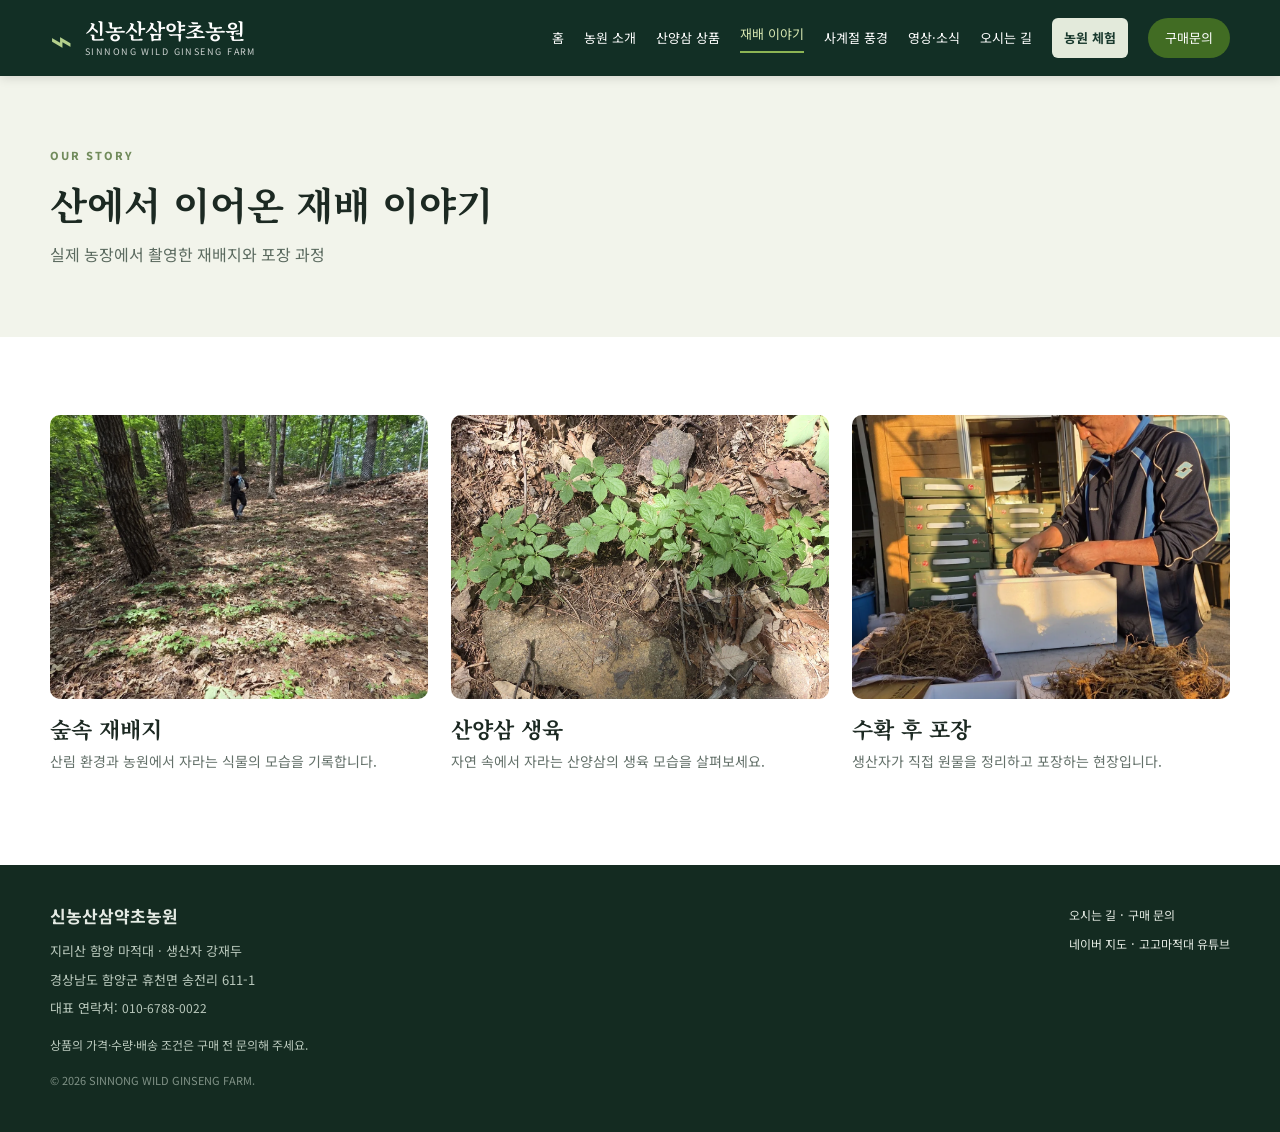
<file: story.html>
<!DOCTYPE html>
<html lang="ko"><head><meta charset="utf-8"/><meta content="width=device-width, initial-scale=1" name="viewport"/><meta content="#122f25" name="theme-color"/><meta content="경남 함양 지리산 마적대 신농산삼약초농원. 강재두 생산자의 산양삼 원물과 농원 이야기." name="description"/><title>재배이야기 | 신농산삼약초농원</title><link href="style.css" rel="stylesheet"/><script defer="" src="config.js"></script><script defer="" src="script.js"></script></head><body><header class="site-header"><div class="wrap header-inner"><a class="brand" href="index.html"><span class="brand-mark">⌁</span><span><strong>신농산삼약초농원</strong><small>SINNONG WILD GINSENG FARM</small></span></a><button aria-controls="site-nav" aria-expanded="false" aria-label="메뉴 열기" class="menu-toggle">☰</button><nav class="nav" id="site-nav"><a href="index.html">홈</a><a href="about.html">농원 소개</a><a href="products.html">산양삼 상품</a><a aria-current="page" href="story.html">재배 이야기</a><a href="gallery.html">사계절 풍경</a><a href="media.html">영상·소식</a><a href="contact.html">오시는 길</a><a class="nav-cta" href="contact.html">구매문의</a></nav></div></header><main><section class="page-head"><div class="wrap"><span class="eyebrow">OUR STORY</span><h1>산에서 이어온 재배 이야기</h1><p>실제 농장에서 촬영한 재배지와 포장 과정</p></div></section><section class="section"><div class="wrap story-grid"><article><img alt="산양삼이 자라는 숲속 재배지" src="assets/forest.webp"/><h2>숲속 재배지</h2><p>산림 환경과 농원에서 자라는 식물의 모습을 기록합니다.</p></article><article><img alt="농장에서 촬영한 산양삼 식물" src="assets/ginseng_plants.webp"/><h2>산양삼 생육</h2><p>자연 속에서 자라는 산양삼의 생육 모습을 살펴보세요.</p></article><article><img alt="강재두 생산자의 포장 작업" src="assets/farmer_packing.webp"/><h2>수확 후 포장</h2><p>생산자가 직접 원물을 정리하고 포장하는 현장입니다.</p></article></div></section></main><footer><div class="wrap footer-inner"><div><strong>신농산삼약초농원</strong><p>지리산 함양 마적대 · 생산자 강재두</p><small>상품의 가격·수량·배송 조건은 구매 전 문의해 주세요.</small></div><div><a data-track="naver_map" href="https://map.naver.com/p/entry/place/1107217183" rel="noopener" target="_blank">네이버 지도</a> · <a data-track="youtube" href="https://www.youtube.com/@고고마적대" rel="noopener" target="_blank">고고마적대 유튜브</a></div></div></footer><div class="cookie-banner" hidden="" id="cookie-banner"><p>방문 통계 분석을 위해 선택적 분석 쿠키를 사용합니다. 동의하지 않아도 사이트를 이용할 수 있습니다.</p><div><button id="cookie-reject">거부</button><button id="cookie-accept">동의</button></div></div></body></html>
</file>
<file: style.css>
@import url('https://fonts.googleapis.com/css2?family=Noto+Sans+KR:wght@400;500;600;700;800&family=Noto+Serif+KR:wght@600;700&display=swap');:root{--dark:#122f25;--green:#244c34;--green2:#315d2f;--cream:#f7f7f0;--gold:#c7a866;--ink:#1c2922;--muted:#64716a}*{box-sizing:border-box}html{scroll-behavior:smooth}body{margin:0;color:var(--ink);font-family:'Noto Sans KR',system-ui,sans-serif;line-height:1.75}a{text-decoration:none;color:inherit}img{display:block;width:100%;object-fit:cover}button,select{font:inherit}.wrap{width:min(1180px,calc(100% - 44px));margin:auto}.site-header{background:var(--dark);color:white;position:sticky;top:0;z-index:30;box-shadow:0 2px 10px #0002}.header-inner{min-height:76px;display:flex;align-items:center;justify-content:space-between;gap:24px}.brand{display:flex;align-items:center;gap:12px;white-space:nowrap}.brand-mark{font-size:38px;color:#b4d08c}.brand strong{display:block;font-family:'Noto Serif KR',serif;font-size:21px;line-height:1.35}.brand small{display:block;letter-spacing:.16em;font-size:9px;opacity:.78}.nav{display:flex;align-items:center;gap:20px}.nav a{font-size:13px;white-space:nowrap}.nav a:hover{color:#c5d7a1}.nav-cta{background:#416c23;padding:9px 17px;border-radius:24px}.menu-toggle{display:none;color:white;background:transparent;border:1px solid #ffffff60;border-radius:7px;padding:4px 10px;font-size:23px}.hero{background:linear-gradient(110deg,#102e25,#244e37);color:white}.hero-grid{min-height:390px;display:grid;grid-template-columns:1.12fr .88fr;align-items:center;gap:54px;padding:56px 0}.eyebrow{font-size:11px;letter-spacing:.18em;color:#718b5b;font-weight:800}.gold{color:var(--gold)}h1,h2,h3,p{margin-top:0}h1,h2{font-family:'Noto Serif KR',serif;line-height:1.38}h1{font-size:clamp(31px,3.5vw,49px);margin:18px 0 21px}h2{font-size:clamp(25px,2.6vw,35px);margin:9px 0 17px}.hero-copy p{font-size:16px;color:#e0e8df}.hero-actions{display:flex;gap:10px;flex-wrap:wrap;margin-top:28px}.btn{display:inline-flex;align-items:center;justify-content:center;padding:11px 20px;border-radius:6px;font-size:14px;font-weight:700;min-height:46px}.primary{background:var(--gold);color:#183225}.outline{border:1px solid #b7c6ba;color:white}.dark{background:var(--green);color:white}.outline-dark{border:1px solid var(--green);color:var(--green)}.hero-picture{position:relative;display:block;overflow:hidden;border-radius:12px;box-shadow:0 16px 35px #0003}.hero-picture img{aspect-ratio:16/10}.hero-picture span{position:absolute;bottom:0;left:0;right:0;background:linear-gradient(transparent,#000a);color:white;padding:32px 18px 14px;font-size:13px}.features{background:#f3f2e9;border-bottom:1px solid #e7e6dd}.feature-grid{display:grid;grid-template-columns:repeat(4,1fr);gap:12px;padding:23px 0}.feature-grid>div{display:flex;align-items:center;gap:8px;font-size:20px;color:#42693d}.feature-grid strong{font-size:14px;color:#25382b}.feature-grid small{display:block;font-size:11px;color:#667366}.section{padding:78px 0}.muted{background:var(--cream)}.section-heading{display:flex;justify-content:space-between;align-items:end;gap:20px;margin-bottom:25px}.section-heading h2{margin-bottom:6px}.section-heading p{color:var(--muted);margin:0}.text-link{font-size:13px;color:#376333;font-weight:800}.product-grid{display:grid;grid-template-columns:repeat(5,minmax(0,1fr));gap:15px}.product-card{overflow:hidden;border-radius:11px;background:white;border:1px solid #e4e9df;box-shadow:0 3px 12px #152b1610}.product-photo{background:#e8ede3}.product-photo img{aspect-ratio:4/3}.product-info{padding:17px}.product-info .eyebrow{font-size:8px}.product-info h3{font-size:20px;margin:6px 0 7px}.product-info p{font-size:12px;color:var(--muted);min-height:45px}.split{display:grid;grid-template-columns:1fr 1fr;align-items:center;gap:60px}.split>img{aspect-ratio:5/4;border-radius:11px}.split p{color:#58675b}.page-head{background:#f2f4eb;padding:63px 0 53px}.page-head h1{font-size:clamp(30px,3vw,42px);margin:10px 0}.page-head p{color:#5c6b60}.notice{background:#f4f3e7;padding:13px 16px;border-left:3px solid var(--gold);font-size:13px;margin-bottom:25px}.story-grid{display:grid;grid-template-columns:repeat(3,1fr);gap:23px}.story-grid img{aspect-ratio:4/3;border-radius:10px}.story-grid h2{font-size:22px;margin:15px 0 5px}.story-grid p{color:var(--muted);font-size:14px}.season-row{display:grid;grid-template-columns:repeat(4,1fr);gap:12px}.season-row article{height:190px;position:relative;overflow:hidden;border-radius:10px;background:#edf0e9}.season-row img{height:100%}.season-row strong,.season-row article>small{position:absolute;left:15px;color:white;text-shadow:0 1px 6px #000a}.season-row strong{bottom:35px;font-size:23px}.season-row article>small{bottom:12px;font-size:11px}.season-pending{display:flex;flex-direction:column;align-items:center;justify-content:center;color:#6b796f}.season-pending span{font-size:25px;font-weight:700}.season-row .season-pending small{position:static;color:#6b796f;text-shadow:none}.gallery-heading{margin:46px 0 20px}.gallery-grid{display:grid;grid-template-columns:repeat(3,1fr);gap:16px}.gallery-item{padding:0;border:0;background:#f3f4ed;cursor:pointer;text-align:left;border-radius:9px;overflow:hidden}.gallery-item img{aspect-ratio:4/3}.gallery-item span{display:block;padding:10px 13px;font-size:13px;font-weight:700}.gallery-item:hover img{filter:brightness(.9)}dialog{border:0;border-radius:12px;padding:20px;background:#12251e;color:white;width:min(940px,94vw);max-height:92vh}dialog::backdrop{background:#000b}dialog figure{margin:0 auto;max-width:760px}dialog img{max-height:72vh;object-fit:contain}dialog figcaption{text-align:center;margin-top:10px}#lightbox-close{position:absolute;right:12px;top:8px;color:white;background:transparent;border:0;font-size:24px;cursor:pointer}.lb-arrow{background:#ffffff22;color:white;border:0;border-radius:50%;width:36px;height:36px;font-size:30px;cursor:pointer}dialog[open]{display:flex;align-items:center;gap:12px}.contact-grid{display:grid;grid-template-columns:1fr 1fr;gap:25px}.contact-panel{padding:30px;border:1px solid #e0e6dc;border-radius:10px}.contact-panel h2{font-size:23px}.contact-panel p{color:var(--muted)}.contact-panel label{display:block;font-size:13px;font-weight:700}.contact-panel select{width:100%;padding:10px;border:1px solid #c7d1c5;border-radius:6px;margin:7px 0 16px}.contact-actions{display:flex;gap:10px;flex-wrap:wrap}.disabled{opacity:.4;pointer-events:none}.note{font-size:12px;margin-top:15px}footer{background:#142b21;color:#e4eae3;padding:36px 0}.footer-inner{display:flex;justify-content:space-between;gap:25px}.footer-inner p,.footer-inner small{color:#bac9bd;font-size:12px}.footer-inner a{font-size:12px}.cookie-banner{position:fixed;z-index:40;bottom:15px;left:50%;transform:translateX(-50%);width:min(720px,calc(100% - 25px));padding:16px;background:white;border:1px solid #d6dfd5;border-radius:10px;box-shadow:0 8px 35px #0004;display:flex;align-items:center;gap:20px}.cookie-banner[hidden]{display:none}.cookie-banner p{margin:0;font-size:12px;flex:1}.cookie-banner button{padding:7px 12px;border:1px solid #b9c5b7;border-radius:5px;background:white;cursor:pointer}.cookie-banner button:last-child{background:var(--green);color:white}@media(max-width:1050px){.nav{gap:11px}.nav a{font-size:11px}.product-grid{grid-template-columns:repeat(3,1fr)}}@media(max-width:760px){.wrap{width:min(100% - 32px,560px)}.header-inner{min-height:64px}.brand strong{font-size:16px}.brand small{font-size:8px}.brand-mark{font-size:29px}.menu-toggle{display:block}.nav{display:none;position:absolute;top:64px;left:0;right:0;background:var(--dark);padding:15px 20px 22px;flex-direction:column;align-items:stretch;gap:0;box-shadow:0 12px 16px #0003}.nav.open{display:flex}.nav a{padding:10px 6px;font-size:14px}.nav-cta{text-align:center;margin-top:8px}.hero-grid{grid-template-columns:1fr;gap:26px;padding:40px 0}.hero h1{font-size:32px}.hero-copy p{font-size:14px}.hero-picture{max-width:520px}.hero-picture img{aspect-ratio:16/9}.features .feature-grid{grid-template-columns:repeat(2,1fr);padding:16px 0;gap:12px}.feature-grid>div{font-size:17px}.feature-grid strong{font-size:12px}.feature-grid small{font-size:10px}.section{padding:48px 0}.section-heading{align-items:start}.product-grid{grid-template-columns:repeat(2,minmax(0,1fr));gap:10px}.product-info{padding:12px}.product-info h3{font-size:17px}.product-info p{font-size:11px}.split{grid-template-columns:1fr;gap:24px}.split>img{aspect-ratio:16/10}.page-head{padding:40px 0}.story-grid{grid-template-columns:1fr}.season-row{grid-template-columns:repeat(2,1fr)}.season-row article{height:155px}.gallery-grid{grid-template-columns:repeat(2,1fr);gap:10px}.contact-grid{grid-template-columns:1fr}.contact-panel{padding:20px}.footer-inner{flex-direction:column}.cookie-banner{flex-direction:column;align-items:stretch}.cookie-banner>div{display:flex;gap:8px;justify-content:flex-end}}@media(max-width:390px){.product-grid{grid-template-columns:1fr 1fr}.product-info .eyebrow{letter-spacing:0}.hero h1{font-size:28px}}
/* v4: photographic hero and separate-page navigation */
.nav a[aria-current="page"]:not(.nav-cta){color:#d8e7b1;border-bottom:2px solid #8cb454;padding-bottom:6px}
.hero-landscape{background:linear-gradient(90deg,rgba(9,34,25,.84) 0%,rgba(9,34,25,.58) 43%,rgba(9,34,25,.16) 100%),url('assets/spring.webp') center 48%/cover no-repeat}
.hero-single{display:flex;align-items:center;min-height:535px;padding:65px 0}
.hero-single .hero-copy{max-width:750px}
.hero-single h1{font-size:clamp(36px,4.3vw,65px);line-height:1.45;text-shadow:0 2px 14px #0006}
.hero-single .hero-copy p{white-space:pre-line;line-height:1.9}
.grower-strip{background:#f1f3e9;padding:27px 0;border-bottom:1px solid #e4e8da}
.grower-strip-inner{display:flex;justify-content:space-between;align-items:center;gap:22px}
.grower-strip h2{font-size:25px;margin:2px 0 3px}.grower-strip p{font-size:13px;margin:0;color:#5d695f}
.season-teaser{background:#fbfbf7}.season-preview{display:grid;grid-template-columns:1fr 1fr;gap:16px}.season-preview a{position:relative;overflow:hidden;border-radius:12px}.season-preview img{height:210px}.season-preview span{position:absolute;bottom:0;left:0;right:0;background:linear-gradient(transparent,#0009);color:white;padding:24px 17px 12px;font-size:13px}
.history-section{background:#f7f8f2}.history-intro{color:#64716a;max-width:720px}.history-list{max-width:850px;margin-top:28px}.history-list article{display:grid;grid-template-columns:110px 1fr;gap:20px;padding:21px 0;border-top:1px solid #d9e0d3}.history-list article>strong{font-size:27px;color:#456a36;font-family:serif}.history-list h3{font-size:19px;margin:0 0 4px}.history-list p{font-size:14px;color:#5d6d61;margin:0}.source-note{font-size:12px;color:#6b766e;margin-top:24px}.source-note a{text-decoration:underline}
@media(max-width:760px){.hero-landscape{background-position:57% center}.hero-single{min-height:440px;padding:54px 0}.hero-single h1{font-size:clamp(30px,7.3vw,43px)}.hero-single .hero-copy p{font-size:13px}.grower-strip-inner{align-items:flex-start;flex-direction:column}.grower-strip h2{font-size:22px}.grower-strip p{font-size:12px}.season-preview{gap:10px}.season-preview img{height:145px}.history-list article{grid-template-columns:70px 1fr;gap:12px}.history-list article>strong{font-size:22px}.history-list h3{font-size:16px}}

/* v5 구매 문의 */
.contact-panel input:not([type=checkbox]),.contact-panel textarea{width:100%;padding:12px 13px;border:1px solid #c7d1c5;border-radius:6px;margin:7px 0 16px;font:inherit;background:white;color:#1c2922}.contact-panel select{background:white}.contact-panel input:focus,.contact-panel select:focus,.contact-panel textarea:focus{outline:2px solid #789b68;outline-offset:1px}.consent-label{display:flex!important;align-items:flex-start;gap:10px;margin-top:8px;cursor:pointer}.consent-label input{margin-top:6px;accent-color:#244c34}.privacy-note{font-size:12px!important;line-height:1.7;margin:8px 0 20px}.inquiry-submit{width:100%;border:0;cursor:pointer}.inquiry-submit:disabled{opacity:.55;cursor:wait}.inquiry-status{min-height:26px;margin:12px 0 0;font-size:13px}.inquiry-status[data-kind=success]{color:#1b6634;font-weight:700}.inquiry-status[data-kind=error]{color:#a32e2e}.trap-field,.hidden-frame{position:absolute!important;left:-10000px!important;width:1px!important;height:1px!important;opacity:0!important;pointer-events:none!important}.contact-divider{height:1px;background:#e1e6df;margin:28px 0}.farm-contacts{display:grid;grid-template-columns:1fr 1fr;gap:12px}.farm-contacts>div{border:1px solid #e0e6dc;border-radius:9px;padding:14px}.farm-contacts strong,.farm-contacts span{display:block}.farm-contacts span{font-size:13px;margin-bottom:12px;color:#58675b}.farm-contacts>div>div{display:flex;flex-wrap:wrap;gap:6px}.farm-contacts .btn{font-size:12px;padding:8px 10px;min-height:36px}@media(max-width:560px){.farm-contacts{grid-template-columns:1fr}.farm-contacts .btn{flex:1}}
</file>
<file: home-experience.css>
.nav .nav-experience{background:#e3eadb;color:#19392d!important;border-radius:6px;padding:9px 12px;font-weight:700;white-space:nowrap}.hero-actions{flex-wrap:wrap}.btn.experience-cta{background:#e3eadb;color:#19392d;border:1px solid #e3eadb}.farm-experience-home{background:#edf1e7}.farm-experience-home .split>img{width:100%;aspect-ratio:4/3;object-fit:cover;border-radius:12px}.season-preview,.season-row{display:grid!important;grid-template-columns:repeat(4,minmax(0,1fr))!important;gap:16px}.season-preview img,.season-row img{width:100%;height:auto!important;aspect-ratio:4/3;object-fit:cover;display:block}.season-preview a{min-width:0}.season-preview span{font-size:14px}@media(max-width:760px){.season-preview,.season-row{grid-template-columns:repeat(2,minmax(0,1fr))!important;gap:10px}.hero-actions .btn{white-space:normal}}
.farm-feature-experience{color:inherit;text-decoration:none;display:inline-block}.farm-feature-experience:hover strong,.farm-feature-experience:focus-visible strong{text-decoration:underline}.nav .nav-experience[aria-current="page"]{outline:2px solid #b5c49e;outline-offset:2px}
</file>
<file: contact-fixes.css>
/* ========================================
   신농산삼약초농원
   contact-fixes.css
   구매문의 / 접수확인 / 문의번호 찾기
======================================== */

/* 1. 기본 입력 폼 */

.contact-panel input:not([type="checkbox"]),
.contact-panel textarea,
.contact-panel select {
  max-width: 100%;
  font-size: 16px;
}

.contact-panel textarea {
  resize: vertical;
  min-height: 72px;
}

/* 2. 문의 상태 메시지 */

.inquiry-status[data-kind="warning"] {
  color: #8b580d;
  font-weight: 600;
}

.inquiry-status[data-kind="success"] {
  color: #1b6634;
  font-weight: 700;
}

.inquiry-status[data-kind="error"] {
  color: #a32e2e;
  font-weight: 600;
}

.inquiry-status[data-kind="info"] {
  color: #245a45;
  font-weight: 600;
}

/* 3. 숨김 요소 */

.inquiry-receipt[hidden],
.lookup-result[hidden],
.ticket-results[hidden],
.hidden-frame[hidden] {
  display: none !important;
}

/* 4. 영역 구분 */

.contact-divider {
  height: 1px;
  margin: 32px 0;
  background: #dce5df;
}

/* 5. 구매 문의 접수 완료 */

.inquiry-receipt {
  margin-top: 24px;
  padding: 28px 22px;
  border: 1px solid #c9ded0;
  border-radius: 16px;
  background: #f4f9f5;
  text-align: center;
}

.receipt-icon {
  display: flex;
  justify-content: center;
  align-items: center;
  width: 48px;
  height: 48px;
  margin: 0 auto 14px;
  border-radius: 50%;
  background: #1c6543;
  color: white;
  font-size: 26px;
  font-weight: bold;
}

.inquiry-receipt h3 {
  margin: 0 0 12px;
  color: #174b35;
}

.inquiry-receipt p {
  line-height: 1.7;
}

/* 6. 문의번호 발급 화면 */

.receipt-number-box {
  display: flex;
  flex-direction: column;
  align-items: center;
  gap: 12px;
  margin: 22px 0;
  padding: 20px 12px;
  border: 1px solid #d6e5db;
  border-radius: 12px;
  background: white;
}

.receipt-number-box span {
  color: #62776a;
  font-size: 13px;
}

.receipt-number-box strong {
  max-width: 100%;
  overflow-wrap: anywhere;
  font-size: clamp(16px, 3.5vw, 22px);
  letter-spacing: .5px;
  color: #163e2b;
}

.receipt-note {
  font-size: 14px;
}

/* 7. 문의 상태 조회 */

.inquiry-lookup,
.ticket-finder {
  scroll-margin-top: 100px;
}

.lookup-eyebrow {
  display: block;
  color: #64816c;
  font-size: 12px;
  font-weight: 700;
  letter-spacing: 2px;
}

.inquiry-lookup h2,
.ticket-finder h2 {
  margin-top: 8px;
}

.inquiry-lookup form,
.ticket-finder form {
  margin-top: 20px;
}

.lookup-message {
  margin-top: 14px;
  color: #8b580d;
  font-weight: 600;
  line-height: 1.7;
}

/* 8. 상태 조회 결과 */

.lookup-result {
  margin-top: 22px;
  padding: 22px;
  border: 1px solid #d6e5db;
  border-radius: 14px;
  background: #f6faf7;
}

.lookup-result-header,
.lookup-result-row {
  display: flex;
  align-items: center;
  justify-content: space-between;
  gap: 12px;
  padding: 12px 0;
}

.lookup-result-header {
  border-bottom: 1px solid #dce9df;
}

.lookup-result-header strong {
  color: #1c6543;
  font-size: 17px;
}

.lookup-result-row span {
  color: #64776b;
  font-size: 14px;
}

.lookup-result-row strong {
  overflow-wrap: anywhere;
  text-align: right;
  font-size: 14px;
}

.lookup-help,
.lookup-privacy {
  margin-top: 14px;
  color: #69776e;
  font-size: 13px;
  line-height: 1.7;
}

/* 9. 문의번호 찾기 바로가기 */

.finder-shortcut {
  margin-top: 20px;
  padding: 14px 16px;
  border: 1px solid #dce5df;
  border-radius: 10px;
  background: #f7faf8;
  color: #52665a;
  font-size: 14px;
  line-height: 1.7;
}

.finder-shortcut a {
  display: inline-block;
  margin-left: 6px;
  color: #1c6543;
  font-weight: 700;
  text-decoration: underline;
  text-underline-offset: 3px;
}

.finder-shortcut a:hover {
  color: #103c27;
}

/* 10. 문의번호 찾기 영역 */

.ticket-finder {
  margin-top: 24px;
}

.ticket-finder > p {
  line-height: 1.7;
}

.ticket-results {
  margin-top: 22px;
}

.ticket-results h4 {
  margin-bottom: 8px;
  color: #174b35;
}

/* 11. 문의번호 검색 결과 카드 */

.ticket-found-card {
  padding: 18px;
  margin-top: 12px;
  border: 1px solid #d6e5db;
  border-radius: 12px;
  background: #f6faf7;
}

.ticket-found-card strong {
  display: block;
  margin-bottom: 12px;
  color: #174b35;
  font-size: 16px;
  overflow-wrap: anywhere;
}

.ticket-found-card p {
  margin: 8px 0;
  font-size: 14px;
  color: #617268;
  line-height: 1.6;
}

.ticket-found-card button {
  margin-top: 10px;
}

/* 12. 버튼 비활성화 */

#inquiry-submit:disabled,
#lookup-submit:disabled,
#find-ticket-submit:disabled {
  opacity: .65;
  cursor: wait;
}

/* 13. 모바일 최적화 */

@media (max-width: 760px) {

  .contact-grid {
    grid-template-columns: minmax(0, 1fr);
  }

  .contact-panel {
    min-width: 0;
  }

  .contact-panel input:not([type="checkbox"]),
  .contact-panel select,
  .contact-panel textarea {
    width: 100%;
    box-sizing: border-box;
  }

  .inquiry-receipt {
    padding: 22px 14px;
  }

  .lookup-result {
    padding: 16px;
  }

  .receipt-number-box {
    padding: 16px 10px;
  }

  .lookup-result-row {
    gap: 10px;
  }

  .lookup-result-row strong {
    font-size: 13px;
  }

  .ticket-found-card {
    padding: 16px;
  }

  .ticket-found-card strong {
    font-size: 14px;
  }

  .contact-divider {
    margin: 26px 0;
  }

  .finder-shortcut {
    padding: 12px;
  }

}
</file>
<file: site-layout.css>
/* =========================================
   신농산삼약초농원
   공통 레이아웃 및 구매문의 탭
========================================= */

/* 공통 Footer */

.farm-footer-info p {
  margin: 5px 0;
  font-size: 13px;
  line-height: 1.8;
}

.farm-footer-address {
  color: #d3dfd5;
}

.farm-footer-info strong {
  display: block;
  margin-bottom: 8px;
  font-size: 17px;
}

.farm-footer-info small {
  display: block;
  margin-top: 15px;
}

.farm-footer-links {
  font-size: 13px;
  line-height: 2.2;
}

.farm-footer-links a:hover {
  text-decoration: underline;
}

.farm-copyright {
  margin-top: 16px !important;
  opacity: .65;
  font-size: 11px !important;
}

/* 구매문의 페이지 상단 */

.inquiry-page-head {
  background: linear-gradient(
    110deg,
    #122f25,
    #244c34
  );
  color: white;
}

.inquiry-page-head h1 {
  color: white;
}

.inquiry-page-head .eyebrow {
  color: #c7a866;
}

.inquiry-page-head p {
  color: #d9e6dc;
}

/* 구매문의 전체 폭 */

.contact-grid.inquiry-single-grid {
  display: block;
  max-width: 920px;
  margin-left: auto;
  margin-right: auto;
}

.inquiry-tab-container {
  width: 100%;
  padding: 30px !important;
  min-width: 0;
  scroll-margin-top: 100px;
}

/* 탭 메뉴 */

.inquiry-tabs {
  display: grid;
  grid-template-columns: repeat(4, minmax(0, 1fr));
  gap: 10px;
  padding-bottom: 25px;
  margin-bottom: 28px;
  border-bottom: 1px solid #dce5df;
}

.inquiry-tab-button {
  display: flex;
  flex-direction: column;
  align-items: center;
  justify-content: center;
  gap: 7px;
  min-height: 92px;
  padding: 15px 8px;
  border: 1px solid #dbe5dc;
  border-radius: 10px;
  background: #f5f8f4;
  color: #244c34;
  font-size: 14px;
  font-weight: 700;
  cursor: pointer;
  transition: background .2s, color .2s;
}

.inquiry-tab-button:hover {
  background: #e7efe5;
}

.inquiry-tab-button.active {
  background: #244c34;
  border-color: #244c34;
  color: white;
}

.inquiry-tab-button:focus-visible {
  outline: 3px solid #9ab48d;
  outline-offset: 3px;
}

.tab-icon {
  font-size: 26px;
  line-height: 1.2;
}

/* 탭 콘텐츠 */

.inquiry-tab-panel[hidden] {
  display: none !important;
}

.inquiry-tab-panel {
  min-height: 280px;
  max-width: 700px;
  margin: 0 auto;
  padding: 6px 0 12px;
}

.inquiry-tab-panel h2 {
  margin-top: 5px;
  font-size: clamp(23px, 3vw, 30px);
}

.inquiry-tab-panel > p {
  color: #64716a;
  line-height: 1.8;
}

.inquiry-tab-panel .ticket-finder {
  margin-top: 0;
}

.inquiry-tab-panel .lookup-eyebrow {
  margin-bottom: 10px;
}

.inquiry-tab-panel input:not([type="checkbox"]),
.inquiry-tab-panel select,
.inquiry-tab-panel textarea {
  width: 100%;
  box-sizing: border-box;
  font-size: 16px;
}

.inquiry-tab-panel button {
  cursor: pointer;
}

.inquiry-tab-panel button:disabled {
  cursor: wait;
}

.tab-back-button {
  margin-top: 22px;
  padding: 10px 0;
  border: 0;
  background: transparent;
  color: #315d2f;
  text-decoration: underline;
  font-size: 14px;
}

/* 전화·문자 문의 */

#tab-panel-phone .farm-contacts {
  gap: 18px;
  margin: 24px 0;
}

#tab-panel-phone .farm-contacts > div {
  padding: 24px;
  background: #f6faf7;
  border: 1px solid #d6e5db;
  border-radius: 12px;
}

#tab-panel-phone .farm-contacts strong {
  font-size: 17px;
}

#tab-panel-phone .farm-contacts span {
  margin: 12px 0 20px;
  color: #244c34;
  font-size: clamp(18px, 2.5vw, 25px);
  font-weight: 700;
}

#tab-panel-phone .farm-contacts .btn {
  flex: 1;
  font-size: 14px;
  min-height: 44px;
}

.phone-notice {
  padding: 16px;
  background: #f7f7f0;
  border-radius: 8px;
  font-size: 13px;
}

/* 오시는 길 페이지 */

.location-page-head {
  background: linear-gradient(
    110deg,
    #122f25,
    #244c34
  );
  color: white;
}

.location-page-head .eyebrow {
  color: #c7a866;
}

.location-page-head p {
  color: #d9e6dc;
}

.location-content {
  max-width: 1000px;
}

.location-card {
  padding: 30px;
  border: 1px solid #dce5df;
  border-radius: 14px;
  background: white;
}

.location-address-box {
  margin: 22px 0;
  padding: 24px;
  background: #f5f8f4;
  border: 1px solid #dce5df;
  border-radius: 12px;
}

.location-address-box strong {
  display: block;
  margin-bottom: 10px;
  font-size: 18px;
}

.location-address {
  margin-bottom: 16px;
  color: #244c34;
  font-size: clamp(16px, 2.5vw, 22px);
  font-weight: 700;
}

.location-photo {
  width: 100%;
  height: clamp(200px, 35vw, 380px);
  object-fit: cover;
  border-radius: 12px;
  margin-bottom: 28px;
}

.location-actions {
  display: flex;
  flex-wrap: wrap;
  gap: 10px;
  margin: 20px 0;
}

.location-actions .btn {
  cursor: pointer;
}

.location-visit-note {
  margin-top: 28px;
  padding: 24px;
  background: #f7f7f0;
  border-radius: 10px;
}

.location-visit-note h3 {
  margin-bottom: 10px;
}

.location-visit-note p:last-child {
  margin-bottom: 0;
}

/* 모바일 */

@media (max-width: 760px) {

  .inquiry-tab-container {
    padding: 18px !important;
  }

  .inquiry-tabs {
    grid-template-columns: repeat(2, minmax(0, 1fr));
    gap: 8px;
    padding-bottom: 20px;
    margin-bottom: 22px;
  }

  .inquiry-tab-button {
    min-height: 78px;
    font-size: 13px;
  }

  .tab-icon {
    font-size: 23px;
  }

  .inquiry-tab-panel {
    min-height: 240px;
  }

  #tab-panel-phone .farm-contacts {
    grid-template-columns: 1fr;
  }

  .location-card {
    padding: 18px;
  }

  .location-address-box {
    padding: 18px;
  }

  .location-actions .btn {
    flex: 1 1 100%;
  }

  .location-visit-note {
    padding: 18px;
  }

  .farm-footer-info p {
    font-size: 12px;
  }

  .farm-footer-links {
    margin-top: 15px;
  }
}
</file>
<file: experience.css>
.exp-hero{min-height:490px;display:flex;align-items:center;background:linear-gradient(90deg,#102d22b8,#102d2210),url(assets/experience/majeokdae-rainbow.webp) center/cover;color:white}.exp-hero h1{color:white;font-size:clamp(34px,5vw,58px);line-height:1.3}.exp-hero p,.exp-hero .eyebrow{color:#f1f5ed}.exp-tabs{display:grid;grid-template-columns:repeat(4,1fr);gap:12px;margin-bottom:32px}.exp-tabs button{padding:18px 8px;border:1px solid #d5dfd0;border-radius:8px;background:#f3f6ef;color:#244c34;font:inherit;font-weight:700;cursor:pointer}.exp-tabs button.active{background:#244c34;color:white}[data-exp-panel][hidden]{display:none!important}.exp-grid{display:grid;grid-template-columns:repeat(2,minmax(0,1fr));gap:24px}.exp-card{overflow:hidden;border:1px solid #dce5da;border-radius:14px;background:white}.exp-card>div:not(.exp-symbol){padding:24px}.exp-card img,.exp-grid>img{width:100%;height:260px;object-fit:cover;display:block}.exp-symbol{height:170px;display:grid;place-items:center;background:#edf2e7;color:#55754d;font-size:46px}.exp-card h3{color:#244c34}.exp-note{padding:20px;background:#f5f3e9;border-left:3px solid #b49a62;margin:24px 0}.exp-gallery{display:grid;grid-template-columns:repeat(3,minmax(0,1fr));gap:18px}.exp-gallery figure{margin:0;background:#f2f5ef;border-radius:12px;overflow:hidden}.exp-photo{display:block;width:100%;border:0;padding:0;cursor:zoom-in}.exp-photo img{display:block;width:100%;aspect-ratio:4/3;object-fit:cover}.exp-gallery figcaption{padding:14px}#exp-lightbox{width:min(1100px,94vw);border:0;border-radius:12px;background:#14251d;color:white;padding:12px}#exp-lightbox::backdrop{background:#000d}#exp-lightbox img{width:100%;max-height:75vh;object-fit:contain}#exp-lightbox>div{display:flex;justify-content:space-between;margin-bottom:12px}#exp-lightbox button{padding:10px;cursor:pointer}@media(max-width:768px){.exp-hero{min-height:390px}.exp-tabs,.exp-gallery{grid-template-columns:repeat(2,minmax(0,1fr))}.exp-grid{grid-template-columns:1fr}}
</file>
